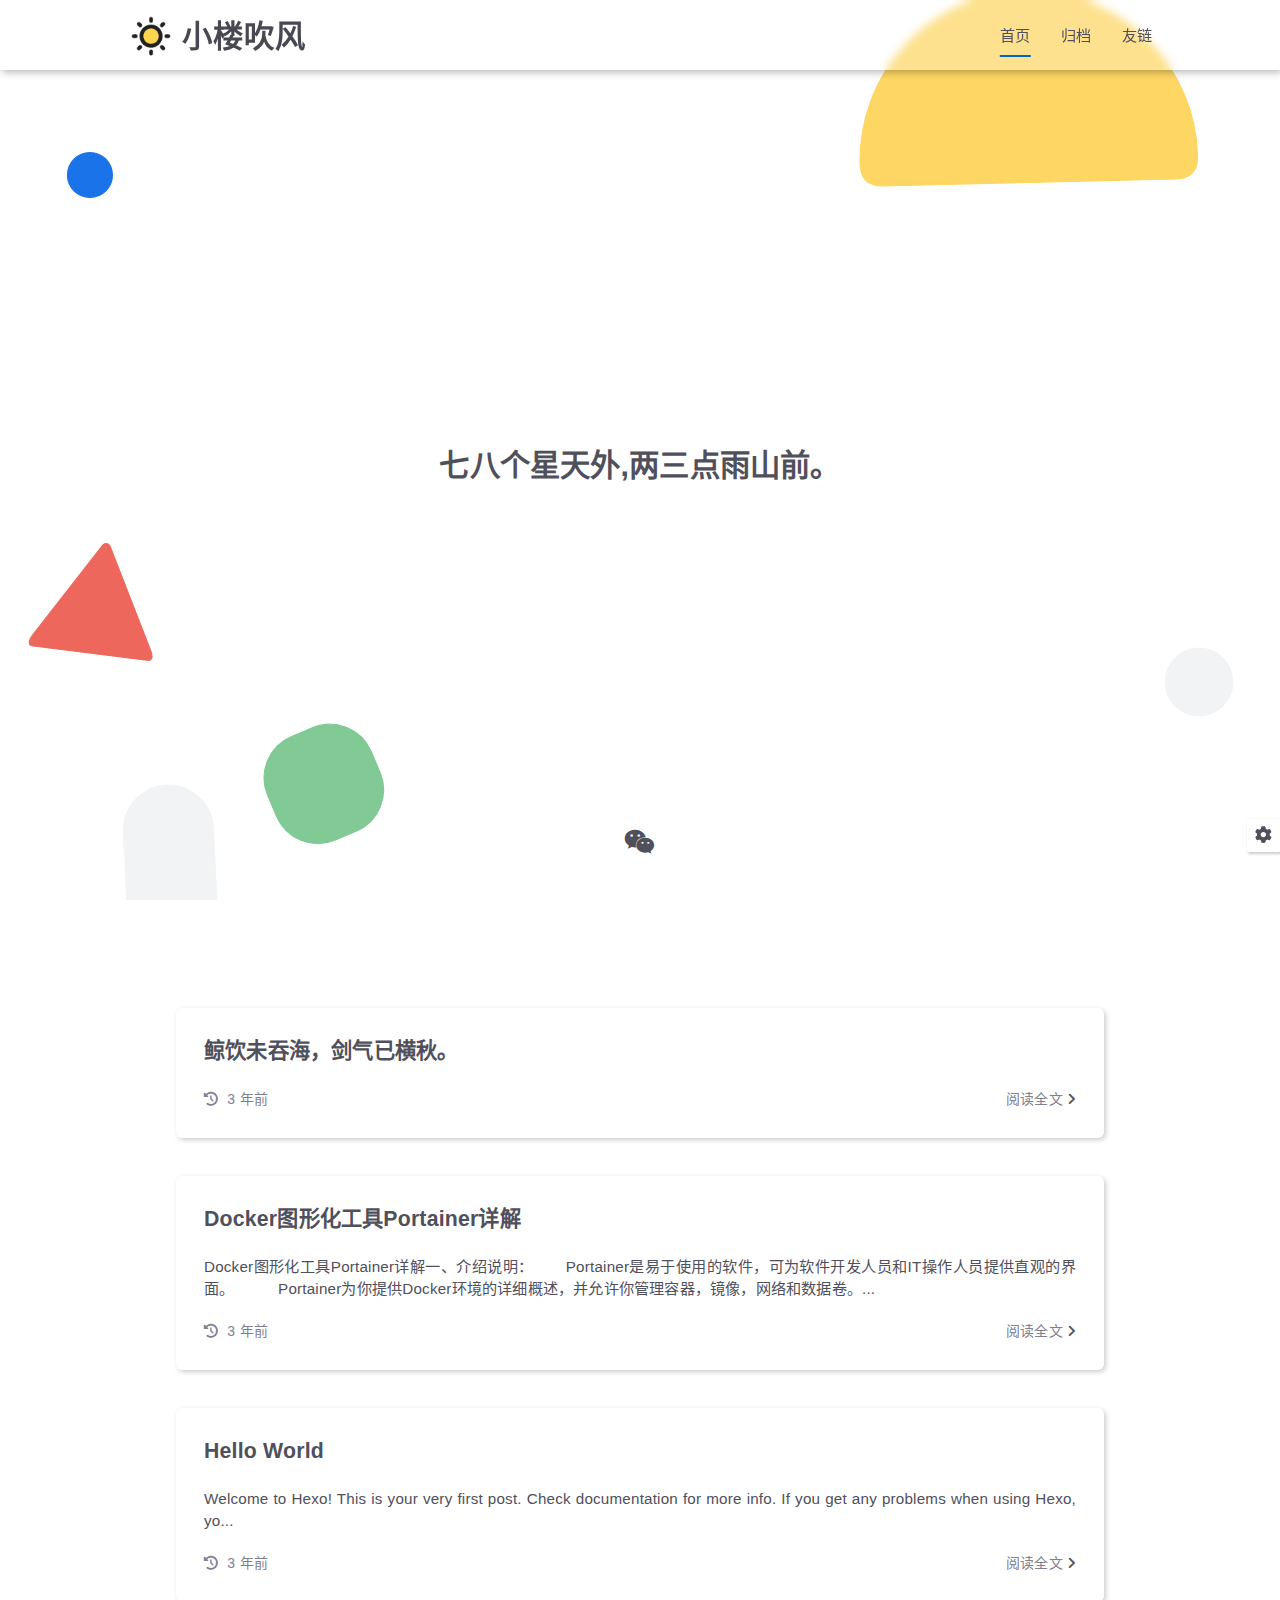
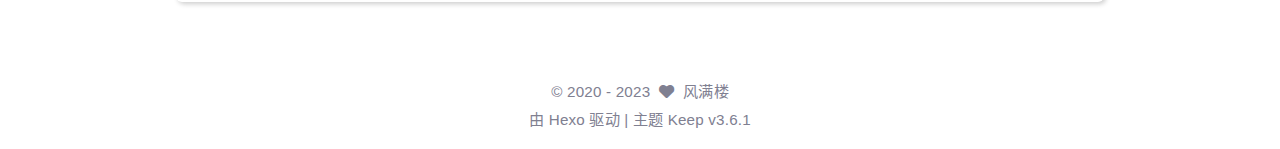
<file: index.html>
<!DOCTYPE html>
<html lang="zh-CN">
<head>
    <meta charset="utf-8">
    <meta name="viewport" content="width=device-width, initial-scale=1, maximum-scale=1">
    <meta name="keywords" content="Hexo Theme Keep">
    <meta name="description" content="Hexo Theme Keep">
    <meta name="author" content="风满楼">
    
    <title>
        
        小楼吹风
    </title>
    
<link rel="stylesheet" href="/css/style.css">

    <link rel="shortcut icon" href="/images/logo.svg">
    
<link rel="stylesheet" href="/font/css/fontawesome.min.css">

    
<link rel="stylesheet" href="/font/css/regular.min.css">

    
<link rel="stylesheet" href="/font/css/solid.min.css">

    
<link rel="stylesheet" href="/font/css/brands.min.css">

    <script id="hexo-configurations">
    let KEEP = window.KEEP || {}
    KEEP.hexo_config = {"hostname":"example.com","root":"/","language":"zh-CN"}
    KEEP.theme_config = {"toc":{"enable":false,"number":false,"expand_all":false,"init_open":false},"style":{"primary_color":"#0066cc","logo":"/images/logo.svg","favicon":"/images/logo.svg","avatar":"/images/avatar.svg","font_size":null,"font_family":null,"hover":{"shadow":true,"scale":false},"first_screen":{"enable":true,"header_transparent":true,"background_img":"/images/bg.svg","description":"七八个星天外,两三点雨山前。","font_color":null,"hitokoto":false},"scroll":{"progress_bar":true,"percent":true}},"local_search":{"enable":false,"preload":false},"code_copy":{},"code_block":{"tools":{"enable":true,"style":"default"},"highlight_theme":"obsidian"},"side_tools":{},"pjax":{"enable":false},"lazyload":{"enable":false},"comment":{"enable":false,"use":"valine","valine":{"appid":null,"appkey":null,"server_urls":null,"placeholder":null},"gitalk":{"github_id":null,"github_admins":null,"repository":null,"client_id":null,"client_secret":null,"proxy":null},"twikoo":{"env_id":null,"region":null,"version":"1.6.8"},"waline":{"server_url":null,"reaction":false,"version":2}},"post":{"author_label":{"enable":true,"auto":true,"custom_label_list":["Trainee","Engineer","Architect"]},"word_count":{"enable":false,"wordcount":false,"min2read":false},"img_align":"left","copyright_info":false},"version":"3.6.1"}
    KEEP.language_ago = {"second":"%s 秒前","minute":"%s 分钟前","hour":"%s 小时前","day":"%s 天前","week":"%s 周前","month":"%s 个月前","year":"%s 年前"}
    KEEP.language_code_block = {"copy":"复制代码","copied":"已复制","fold":"折叠代码块","folded":"已折叠"}
    KEEP.language_copy_copyright = {"copy":"复制版权信息","copied":"已复制","title":"原文标题","author":"原文作者","link":"原文链接"}
  </script>
<meta name="generator" content="Hexo 6.3.0"></head>


<body>
<div class="progress-bar-container">
    
        <span class="scroll-progress-bar"></span>
    

    
</div>


<main class="page-container">

    
        
<div class="first-screen-container flex-center fade-in-down-animation">
    <div class="content flex-center">
        
            <div class="description hitokoto">
                
                    <div class="desc-item">七八个星天外,两三点雨山前。</div>
                
            </div>
        
        
        
            <div class="s-icon-list">
                
                    
                        
                        <div class="tooltip s-icon-item tooltip-img clear"
                             data-content="微信"
                             data-name="weixin"
                             data-img-url=https://x.com/images/wechat.png
                        >
                            
                                
                                    <i class="fab fa-weixin"></i>
                                
                            
                        </div>
                    
                
                    
                
            </div>
        
    </div>
</div>

    

    <div class="page-main-content is-home">

        <div class="page-main-content-top">
            
<header class="header-wrapper transparent-1">

    <div class="header-content has-first-screen">
        <div class="left">
            
                <a class="logo-image" href="/">
                    <img src="/images/logo.svg">
                </a>
            
            <a class="logo-title" href="/">
               小楼吹风
            </a>
        </div>

        <div class="right">
            <div class="pc">
                <ul class="menu-list">
                    
                        <li class="menu-item">
                            <a class="active"
                               href="/"
                            >
                                首页
                            </a>
                        </li>
                    
                        <li class="menu-item">
                            <a class=""
                               href="/archives"
                            >
                                归档
                            </a>
                        </li>
                    
                        <li class="menu-item">
                            <a class=""
                               href="/links"
                            >
                                友链
                            </a>
                        </li>
                    
                    
                </ul>
            </div>
            <div class="mobile">
                
                <div class="icon-item menu-bar">
                    <div class="menu-bar-middle"></div>
                </div>
            </div>
        </div>
    </div>

    <div class="header-drawer">
        <ul class="drawer-menu-list">
            
                <li class="drawer-menu-item flex-center">
                    <a class="active"
                       href="/">首页</a>
                </li>
            
                <li class="drawer-menu-item flex-center">
                    <a class=""
                       href="/archives">归档</a>
                </li>
            
                <li class="drawer-menu-item flex-center">
                    <a class=""
                       href="/links">友链</a>
                </li>
            
        </ul>
    </div>

    <div class="window-mask"></div>

</header>


        </div>

        <div class="page-main-content-middle">

            <div class="main-content">

                
                    <div class="home-content-container fade-in-down-animation">
    <ul class="home-article-list">
        
            <li class="home-article-item">

                

                <h3 class="home-article-title">
                    <a href="/2023/02/18/%E9%B2%B8%E9%A5%AE%E6%9C%AA%E5%90%9E%E6%B5%B7/">
                        鲸饮未吞海，剑气已横秋。
                    </a>
                </h3>

                <div class="home-article-content keep-markdown-body">
                    
                        
                    
                </div>

                <div class="home-article-meta-info-container">
    <div class="home-article-meta-info">
        <span>
            <i class="fas fa-history"></i>&nbsp;
            <span class="home-article-date" data-updated="Sat Feb 18 2023 23:01:35 GMT+0800">
                2023-02-18
            </span>
        </span>
        
        
    </div>

    <a class="read-more" href="/2023/02/18/%E9%B2%B8%E9%A5%AE%E6%9C%AA%E5%90%9E%E6%B5%B7/">阅读全文&nbsp;<i class="fas fa-angle-right"></i></a>
</div>

            </li>
        
            <li class="home-article-item">

                

                <h3 class="home-article-title">
                    <a href="/2023/01/26/Docker%E5%9B%BE%E5%BD%A2%E5%8C%96%E5%B7%A5%E5%85%B7Portainer%E8%AF%A6%E8%A7%A3/">
                        Docker图形化工具Portainer详解
                    </a>
                </h3>

                <div class="home-article-content keep-markdown-body">
                    
                        Docker图形化工具Portainer详解一、介绍说明：　　  Portainer是易于使用的软件，可为软件开发人员和IT操作人员提供直观的界面。
　　  Portainer为你提供Docker环境的详细概述，并允许你管理容器，镜像，网络和数据卷。...
                    
                </div>

                <div class="home-article-meta-info-container">
    <div class="home-article-meta-info">
        <span>
            <i class="fas fa-history"></i>&nbsp;
            <span class="home-article-date" data-updated="Thu Jan 26 2023 01:36:10 GMT+0800">
                2023-01-26
            </span>
        </span>
        
        
    </div>

    <a class="read-more" href="/2023/01/26/Docker%E5%9B%BE%E5%BD%A2%E5%8C%96%E5%B7%A5%E5%85%B7Portainer%E8%AF%A6%E8%A7%A3/">阅读全文&nbsp;<i class="fas fa-angle-right"></i></a>
</div>

            </li>
        
            <li class="home-article-item">

                

                <h3 class="home-article-title">
                    <a href="/2023/01/24/hello-world/">
                        Hello World
                    </a>
                </h3>

                <div class="home-article-content keep-markdown-body">
                    
                        Welcome to Hexo! This is your very first post. Check documentation for more info. If you get any problems when using Hexo, yo...
                    
                </div>

                <div class="home-article-meta-info-container">
    <div class="home-article-meta-info">
        <span>
            <i class="fas fa-history"></i>&nbsp;
            <span class="home-article-date" data-updated="Tue Jan 24 2023 01:18:20 GMT+0800">
                2023-01-24
            </span>
        </span>
        
        
    </div>

    <a class="read-more" href="/2023/01/24/hello-world/">阅读全文&nbsp;<i class="fas fa-angle-right"></i></a>
</div>

            </li>
        
    </ul>

    <div class="home-paginator">
        <div class="paginator">
    

    
</div>

    </div>
</div>


                
            </div>

        </div>

        <div class="page-main-content-bottom">
            
<footer class="footer">
    <div class="info-container">
        <div class="copyright-info info-item">
            &copy;
            
                <span>2020</span> -
            
            2023
            
                &nbsp;<i class="fas fa-heart icon-animate"></i>
                &nbsp;<a href="/">风满楼</a>
            
        </div>
        
        <div class="theme-info info-item">
            由 <a target="_blank" href="https://hexo.io">Hexo</a> 驱动&nbsp;|&nbsp;主题&nbsp;<a class="theme-version" target="_blank" href="https://github.com/XPoet/hexo-theme-keep">Keep v3.6.1</a>
        </div>
        
        
    </div>
</footer>

        </div>
    </div>

    

    <div class="right-bottom-side-tools">
        <div class="side-tools-container">
    <ul class="side-tools-list">
        <li class="tools-item tool-font-adjust-plus flex-center">
            <i class="fas fa-search-plus"></i>
        </li>

        <li class="tools-item tool-font-adjust-minus flex-center">
            <i class="fas fa-search-minus"></i>
        </li>

        <li class="tools-item tool-dark-light-toggle flex-center">
            <i class="fas fa-moon"></i>
        </li>

        <!-- rss -->
        

        

        <li class="tools-item tool-scroll-to-bottom flex-center">
            <i class="fas fa-arrow-down"></i>
        </li>
    </ul>

    <ul class="exposed-tools-list">
        <li class="tools-item tool-toggle-show flex-center">
            <i class="fas fa-cog fa-spin"></i>
        </li>
        
            <li class="tools-item tool-scroll-to-top flex-center">
                <i class="arrow-up fas fa-arrow-up"></i>
                <span class="percent"></span>
            </li>
        
    </ul>
</div>

    </div>

    <div class="zoom-in-image-mask">
    <img class="zoom-in-image">
</div>


    

</main>





<script src="/js/utils.js"></script>

<script src="/js/main.js"></script>

<script src="/js/header-shrink.js"></script>

<script src="/js/back2top.js"></script>

<script src="/js/dark-light-toggle.js"></script>







    
<script src="/js/code-block.js"></script>





<div class="post-scripts">
    
</div>



</body>
</html>
</file>
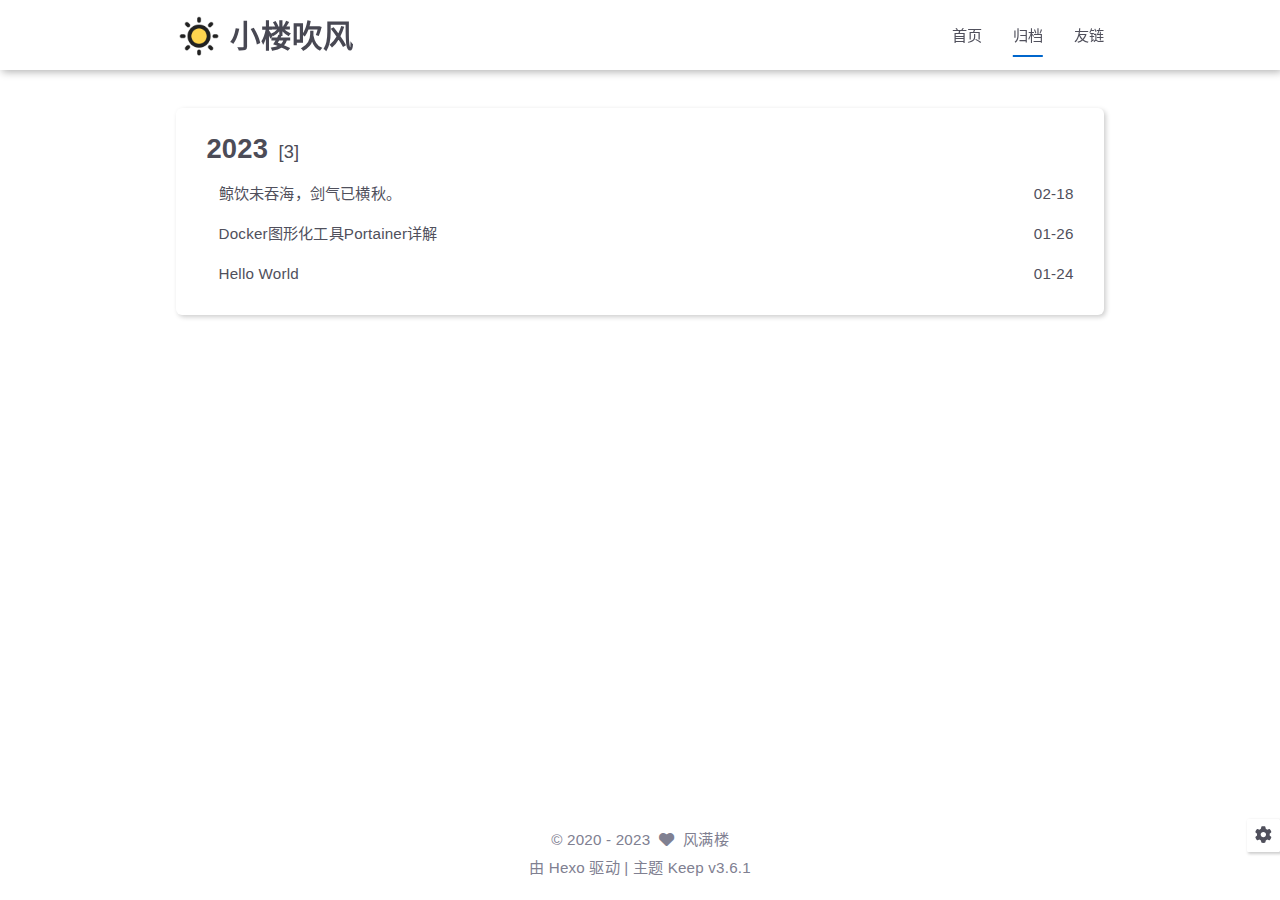
<file: archives/index.html>
<!DOCTYPE html>
<html lang="zh-CN">
<head>
    <meta charset="utf-8">
    <meta name="viewport" content="width=device-width, initial-scale=1, maximum-scale=1">
    <meta name="keywords" content="Hexo Theme Keep">
    <meta name="description" content="Hexo Theme Keep">
    <meta name="author" content="风满楼">
    
    <title>
        
            归档 |
        
        小楼吹风
    </title>
    
<link rel="stylesheet" href="/css/style.css">

    <link rel="shortcut icon" href="/images/logo.svg">
    
<link rel="stylesheet" href="/font/css/fontawesome.min.css">

    
<link rel="stylesheet" href="/font/css/regular.min.css">

    
<link rel="stylesheet" href="/font/css/solid.min.css">

    
<link rel="stylesheet" href="/font/css/brands.min.css">

    <script id="hexo-configurations">
    let KEEP = window.KEEP || {}
    KEEP.hexo_config = {"hostname":"example.com","root":"/","language":"zh-CN"}
    KEEP.theme_config = {"toc":{"enable":false,"number":false,"expand_all":false,"init_open":false},"style":{"primary_color":"#0066cc","logo":"/images/logo.svg","favicon":"/images/logo.svg","avatar":"/images/avatar.svg","font_size":null,"font_family":null,"hover":{"shadow":true,"scale":false},"first_screen":{"enable":true,"header_transparent":true,"background_img":"/images/bg.svg","description":"七八个星天外,两三点雨山前。","font_color":null,"hitokoto":false},"scroll":{"progress_bar":true,"percent":true}},"local_search":{"enable":false,"preload":false},"code_copy":{},"code_block":{"tools":{"enable":true,"style":"default"},"highlight_theme":"obsidian"},"side_tools":{},"pjax":{"enable":false},"lazyload":{"enable":false},"comment":{"enable":false,"use":"valine","valine":{"appid":null,"appkey":null,"server_urls":null,"placeholder":null},"gitalk":{"github_id":null,"github_admins":null,"repository":null,"client_id":null,"client_secret":null,"proxy":null},"twikoo":{"env_id":null,"region":null,"version":"1.6.8"},"waline":{"server_url":null,"reaction":false,"version":2}},"post":{"author_label":{"enable":true,"auto":true,"custom_label_list":["Trainee","Engineer","Architect"]},"word_count":{"enable":false,"wordcount":false,"min2read":false},"img_align":"left","copyright_info":false},"version":"3.6.1"}
    KEEP.language_ago = {"second":"%s 秒前","minute":"%s 分钟前","hour":"%s 小时前","day":"%s 天前","week":"%s 周前","month":"%s 个月前","year":"%s 年前"}
    KEEP.language_code_block = {"copy":"复制代码","copied":"已复制","fold":"折叠代码块","folded":"已折叠"}
    KEEP.language_copy_copyright = {"copy":"复制版权信息","copied":"已复制","title":"原文标题","author":"原文作者","link":"原文链接"}
  </script>
<meta name="generator" content="Hexo 6.3.0"></head>


<body>
<div class="progress-bar-container">
    
        <span class="scroll-progress-bar"></span>
    

    
</div>


<main class="page-container">

    

    <div class="page-main-content">

        <div class="page-main-content-top">
            
<header class="header-wrapper">

    <div class="header-content">
        <div class="left">
            
                <a class="logo-image" href="/">
                    <img src="/images/logo.svg">
                </a>
            
            <a class="logo-title" href="/">
               小楼吹风
            </a>
        </div>

        <div class="right">
            <div class="pc">
                <ul class="menu-list">
                    
                        <li class="menu-item">
                            <a class=""
                               href="/"
                            >
                                首页
                            </a>
                        </li>
                    
                        <li class="menu-item">
                            <a class="active"
                               href="/archives"
                            >
                                归档
                            </a>
                        </li>
                    
                        <li class="menu-item">
                            <a class=""
                               href="/links"
                            >
                                友链
                            </a>
                        </li>
                    
                    
                </ul>
            </div>
            <div class="mobile">
                
                <div class="icon-item menu-bar">
                    <div class="menu-bar-middle"></div>
                </div>
            </div>
        </div>
    </div>

    <div class="header-drawer">
        <ul class="drawer-menu-list">
            
                <li class="drawer-menu-item flex-center">
                    <a class=""
                       href="/">首页</a>
                </li>
            
                <li class="drawer-menu-item flex-center">
                    <a class="active"
                       href="/archives">归档</a>
                </li>
            
                <li class="drawer-menu-item flex-center">
                    <a class=""
                       href="/links">友链</a>
                </li>
            
        </ul>
    </div>

    <div class="window-mask"></div>

</header>


        </div>

        <div class="page-main-content-middle">

            <div class="main-content">

                
                    <div class="fade-in-down-animation">
    <div class="archive-container ">
        
<div class="archive-list-container">
    
        <section class="archive-item">
            <div class="archive-item-header">
                <span class="archive-year">2023</span>
                <span class="archive-year-post-count">[3]</span>
            </div>
            <ul class="article-list">
                
                    <li class="article-item">
                        <a class="article-title"
                           href="/2023/02/18/%E9%B2%B8%E9%A5%AE%E6%9C%AA%E5%90%9E%E6%B5%B7/"
                        >鲸饮未吞海，剑气已横秋。</a>
                        <span class="article-date">02-18</span>
                    </li>
                
                    <li class="article-item">
                        <a class="article-title"
                           href="/2023/01/26/Docker%E5%9B%BE%E5%BD%A2%E5%8C%96%E5%B7%A5%E5%85%B7Portainer%E8%AF%A6%E8%A7%A3/"
                        >Docker图形化工具Portainer详解</a>
                        <span class="article-date">01-26</span>
                    </li>
                
                    <li class="article-item">
                        <a class="article-title"
                           href="/2023/01/24/hello-world/"
                        >Hello World</a>
                        <span class="article-date">01-24</span>
                    </li>
                
            </ul>
        </section>
    
</div>

    </div>
</div>

                
            </div>

        </div>

        <div class="page-main-content-bottom">
            
<footer class="footer">
    <div class="info-container">
        <div class="copyright-info info-item">
            &copy;
            
                <span>2020</span> -
            
            2023
            
                &nbsp;<i class="fas fa-heart icon-animate"></i>
                &nbsp;<a href="/">风满楼</a>
            
        </div>
        
        <div class="theme-info info-item">
            由 <a target="_blank" href="https://hexo.io">Hexo</a> 驱动&nbsp;|&nbsp;主题&nbsp;<a class="theme-version" target="_blank" href="https://github.com/XPoet/hexo-theme-keep">Keep v3.6.1</a>
        </div>
        
        
    </div>
</footer>

        </div>
    </div>

    

    <div class="right-bottom-side-tools">
        <div class="side-tools-container">
    <ul class="side-tools-list">
        <li class="tools-item tool-font-adjust-plus flex-center">
            <i class="fas fa-search-plus"></i>
        </li>

        <li class="tools-item tool-font-adjust-minus flex-center">
            <i class="fas fa-search-minus"></i>
        </li>

        <li class="tools-item tool-dark-light-toggle flex-center">
            <i class="fas fa-moon"></i>
        </li>

        <!-- rss -->
        

        

        <li class="tools-item tool-scroll-to-bottom flex-center">
            <i class="fas fa-arrow-down"></i>
        </li>
    </ul>

    <ul class="exposed-tools-list">
        <li class="tools-item tool-toggle-show flex-center">
            <i class="fas fa-cog fa-spin"></i>
        </li>
        
            <li class="tools-item tool-scroll-to-top flex-center">
                <i class="arrow-up fas fa-arrow-up"></i>
                <span class="percent"></span>
            </li>
        
    </ul>
</div>

    </div>

    <div class="zoom-in-image-mask">
    <img class="zoom-in-image">
</div>


    

</main>




<script src="/js/utils.js"></script>

<script src="/js/main.js"></script>

<script src="/js/header-shrink.js"></script>

<script src="/js/back2top.js"></script>

<script src="/js/dark-light-toggle.js"></script>







    
<script src="/js/code-block.js"></script>





<div class="post-scripts">
    
</div>



</body>
</html>
</file>
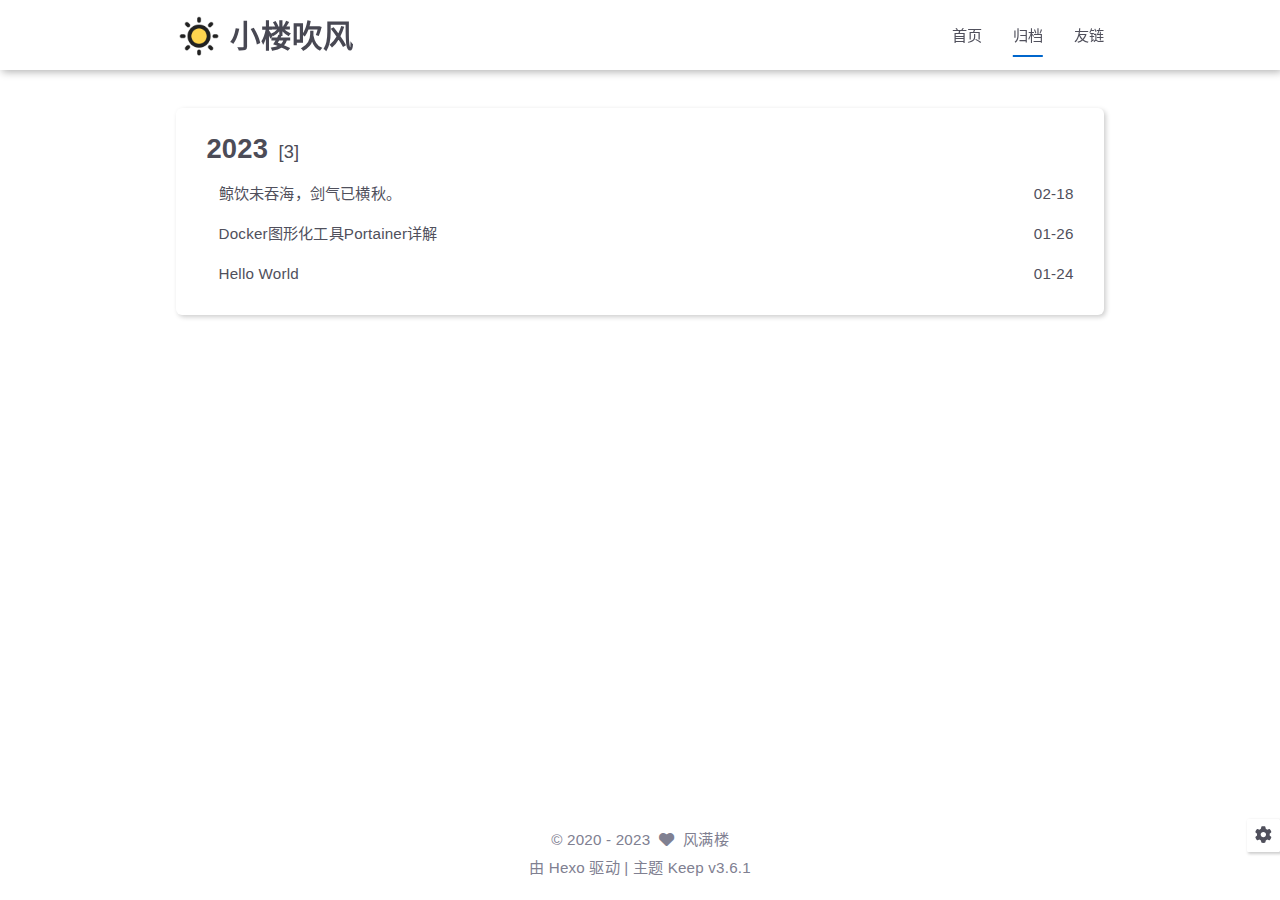
<file: archives/2023/index.html>
<!DOCTYPE html>
<html lang="zh-CN">
<head>
    <meta charset="utf-8">
    <meta name="viewport" content="width=device-width, initial-scale=1, maximum-scale=1">
    <meta name="keywords" content="Hexo Theme Keep">
    <meta name="description" content="Hexo Theme Keep">
    <meta name="author" content="风满楼">
    
    <title>
        
            归档: 2023 |
        
        小楼吹风
    </title>
    
<link rel="stylesheet" href="/css/style.css">

    <link rel="shortcut icon" href="/images/logo.svg">
    
<link rel="stylesheet" href="/font/css/fontawesome.min.css">

    
<link rel="stylesheet" href="/font/css/regular.min.css">

    
<link rel="stylesheet" href="/font/css/solid.min.css">

    
<link rel="stylesheet" href="/font/css/brands.min.css">

    <script id="hexo-configurations">
    let KEEP = window.KEEP || {}
    KEEP.hexo_config = {"hostname":"example.com","root":"/","language":"zh-CN"}
    KEEP.theme_config = {"toc":{"enable":false,"number":false,"expand_all":false,"init_open":false},"style":{"primary_color":"#0066cc","logo":"/images/logo.svg","favicon":"/images/logo.svg","avatar":"/images/avatar.svg","font_size":null,"font_family":null,"hover":{"shadow":true,"scale":false},"first_screen":{"enable":true,"header_transparent":true,"background_img":"/images/bg.svg","description":"七八个星天外,两三点雨山前。","font_color":null,"hitokoto":false},"scroll":{"progress_bar":true,"percent":true}},"local_search":{"enable":false,"preload":false},"code_copy":{},"code_block":{"tools":{"enable":true,"style":"default"},"highlight_theme":"obsidian"},"side_tools":{},"pjax":{"enable":false},"lazyload":{"enable":false},"comment":{"enable":false,"use":"valine","valine":{"appid":null,"appkey":null,"server_urls":null,"placeholder":null},"gitalk":{"github_id":null,"github_admins":null,"repository":null,"client_id":null,"client_secret":null,"proxy":null},"twikoo":{"env_id":null,"region":null,"version":"1.6.8"},"waline":{"server_url":null,"reaction":false,"version":2}},"post":{"author_label":{"enable":true,"auto":true,"custom_label_list":["Trainee","Engineer","Architect"]},"word_count":{"enable":false,"wordcount":false,"min2read":false},"img_align":"left","copyright_info":false},"version":"3.6.1"}
    KEEP.language_ago = {"second":"%s 秒前","minute":"%s 分钟前","hour":"%s 小时前","day":"%s 天前","week":"%s 周前","month":"%s 个月前","year":"%s 年前"}
    KEEP.language_code_block = {"copy":"复制代码","copied":"已复制","fold":"折叠代码块","folded":"已折叠"}
    KEEP.language_copy_copyright = {"copy":"复制版权信息","copied":"已复制","title":"原文标题","author":"原文作者","link":"原文链接"}
  </script>
<meta name="generator" content="Hexo 6.3.0"></head>


<body>
<div class="progress-bar-container">
    
        <span class="scroll-progress-bar"></span>
    

    
</div>


<main class="page-container">

    

    <div class="page-main-content">

        <div class="page-main-content-top">
            
<header class="header-wrapper">

    <div class="header-content">
        <div class="left">
            
                <a class="logo-image" href="/">
                    <img src="/images/logo.svg">
                </a>
            
            <a class="logo-title" href="/">
               小楼吹风
            </a>
        </div>

        <div class="right">
            <div class="pc">
                <ul class="menu-list">
                    
                        <li class="menu-item">
                            <a class=""
                               href="/"
                            >
                                首页
                            </a>
                        </li>
                    
                        <li class="menu-item">
                            <a class="active"
                               href="/archives"
                            >
                                归档
                            </a>
                        </li>
                    
                        <li class="menu-item">
                            <a class=""
                               href="/links"
                            >
                                友链
                            </a>
                        </li>
                    
                    
                </ul>
            </div>
            <div class="mobile">
                
                <div class="icon-item menu-bar">
                    <div class="menu-bar-middle"></div>
                </div>
            </div>
        </div>
    </div>

    <div class="header-drawer">
        <ul class="drawer-menu-list">
            
                <li class="drawer-menu-item flex-center">
                    <a class=""
                       href="/">首页</a>
                </li>
            
                <li class="drawer-menu-item flex-center">
                    <a class="active"
                       href="/archives">归档</a>
                </li>
            
                <li class="drawer-menu-item flex-center">
                    <a class=""
                       href="/links">友链</a>
                </li>
            
        </ul>
    </div>

    <div class="window-mask"></div>

</header>


        </div>

        <div class="page-main-content-middle">

            <div class="main-content">

                
                    <div class="fade-in-down-animation">
    <div class="archive-container ">
        
<div class="archive-list-container">
    
        <section class="archive-item">
            <div class="archive-item-header">
                <span class="archive-year">2023</span>
                <span class="archive-year-post-count">[3]</span>
            </div>
            <ul class="article-list">
                
                    <li class="article-item">
                        <a class="article-title"
                           href="/2023/02/18/%E9%B2%B8%E9%A5%AE%E6%9C%AA%E5%90%9E%E6%B5%B7/"
                        >鲸饮未吞海，剑气已横秋。</a>
                        <span class="article-date">02-18</span>
                    </li>
                
                    <li class="article-item">
                        <a class="article-title"
                           href="/2023/01/26/Docker%E5%9B%BE%E5%BD%A2%E5%8C%96%E5%B7%A5%E5%85%B7Portainer%E8%AF%A6%E8%A7%A3/"
                        >Docker图形化工具Portainer详解</a>
                        <span class="article-date">01-26</span>
                    </li>
                
                    <li class="article-item">
                        <a class="article-title"
                           href="/2023/01/24/hello-world/"
                        >Hello World</a>
                        <span class="article-date">01-24</span>
                    </li>
                
            </ul>
        </section>
    
</div>

    </div>
</div>

                
            </div>

        </div>

        <div class="page-main-content-bottom">
            
<footer class="footer">
    <div class="info-container">
        <div class="copyright-info info-item">
            &copy;
            
                <span>2020</span> -
            
            2023
            
                &nbsp;<i class="fas fa-heart icon-animate"></i>
                &nbsp;<a href="/">风满楼</a>
            
        </div>
        
        <div class="theme-info info-item">
            由 <a target="_blank" href="https://hexo.io">Hexo</a> 驱动&nbsp;|&nbsp;主题&nbsp;<a class="theme-version" target="_blank" href="https://github.com/XPoet/hexo-theme-keep">Keep v3.6.1</a>
        </div>
        
        
    </div>
</footer>

        </div>
    </div>

    

    <div class="right-bottom-side-tools">
        <div class="side-tools-container">
    <ul class="side-tools-list">
        <li class="tools-item tool-font-adjust-plus flex-center">
            <i class="fas fa-search-plus"></i>
        </li>

        <li class="tools-item tool-font-adjust-minus flex-center">
            <i class="fas fa-search-minus"></i>
        </li>

        <li class="tools-item tool-dark-light-toggle flex-center">
            <i class="fas fa-moon"></i>
        </li>

        <!-- rss -->
        

        

        <li class="tools-item tool-scroll-to-bottom flex-center">
            <i class="fas fa-arrow-down"></i>
        </li>
    </ul>

    <ul class="exposed-tools-list">
        <li class="tools-item tool-toggle-show flex-center">
            <i class="fas fa-cog fa-spin"></i>
        </li>
        
            <li class="tools-item tool-scroll-to-top flex-center">
                <i class="arrow-up fas fa-arrow-up"></i>
                <span class="percent"></span>
            </li>
        
    </ul>
</div>

    </div>

    <div class="zoom-in-image-mask">
    <img class="zoom-in-image">
</div>


    

</main>




<script src="/js/utils.js"></script>

<script src="/js/main.js"></script>

<script src="/js/header-shrink.js"></script>

<script src="/js/back2top.js"></script>

<script src="/js/dark-light-toggle.js"></script>







    
<script src="/js/code-block.js"></script>





<div class="post-scripts">
    
</div>



</body>
</html>
</file>
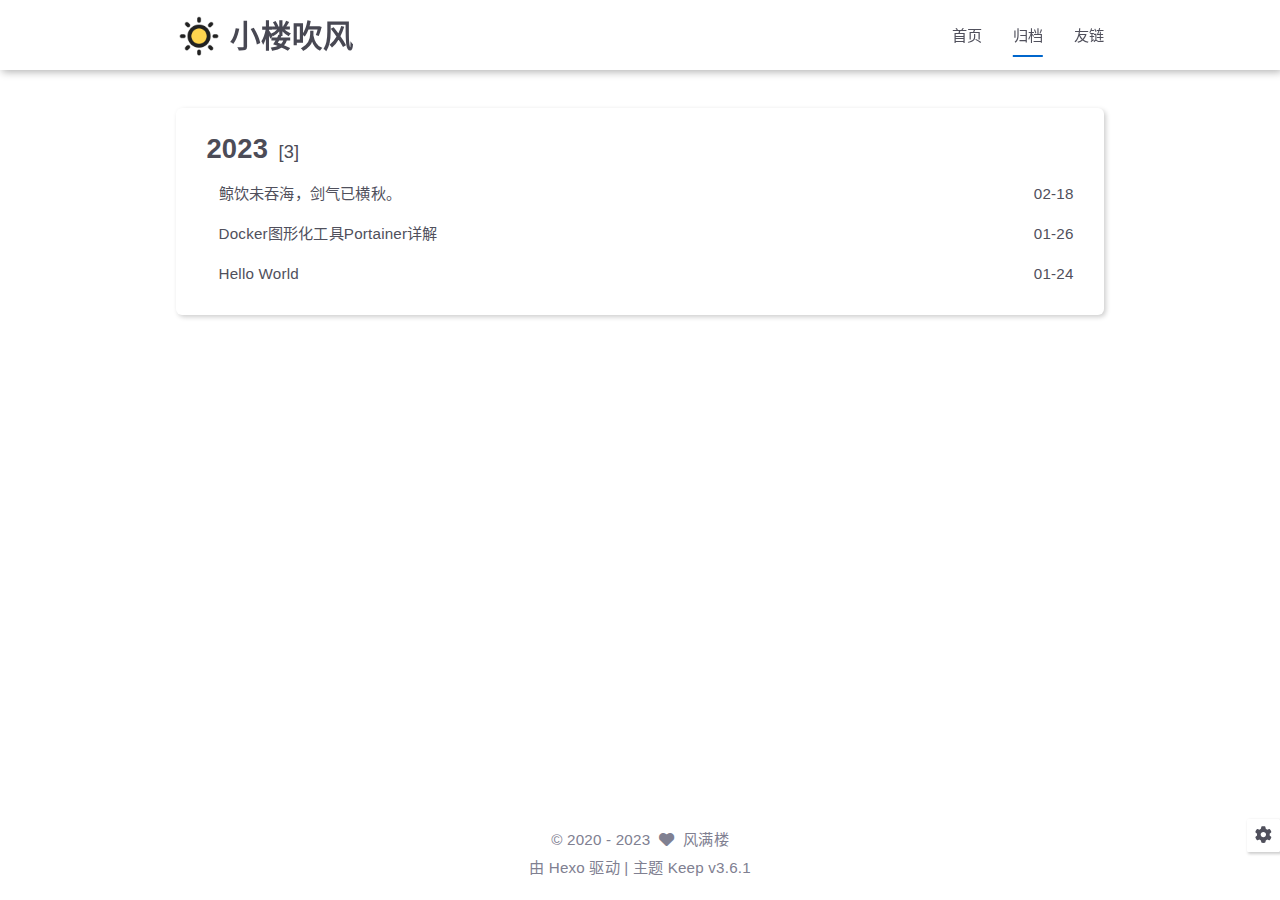
<file: archives/2023/01/index.html>
<!DOCTYPE html>
<html lang="zh-CN">
<head>
    <meta charset="utf-8">
    <meta name="viewport" content="width=device-width, initial-scale=1, maximum-scale=1">
    <meta name="keywords" content="Hexo Theme Keep">
    <meta name="description" content="Hexo Theme Keep">
    <meta name="author" content="风满楼">
    
    <title>
        
            归档: 2023/1 |
        
        小楼吹风
    </title>
    
<link rel="stylesheet" href="/css/style.css">

    <link rel="shortcut icon" href="/images/logo.svg">
    
<link rel="stylesheet" href="/font/css/fontawesome.min.css">

    
<link rel="stylesheet" href="/font/css/regular.min.css">

    
<link rel="stylesheet" href="/font/css/solid.min.css">

    
<link rel="stylesheet" href="/font/css/brands.min.css">

    <script id="hexo-configurations">
    let KEEP = window.KEEP || {}
    KEEP.hexo_config = {"hostname":"example.com","root":"/","language":"zh-CN"}
    KEEP.theme_config = {"toc":{"enable":false,"number":false,"expand_all":false,"init_open":false},"style":{"primary_color":"#0066cc","logo":"/images/logo.svg","favicon":"/images/logo.svg","avatar":"/images/avatar.svg","font_size":null,"font_family":null,"hover":{"shadow":true,"scale":false},"first_screen":{"enable":true,"header_transparent":true,"background_img":"/images/bg.svg","description":"七八个星天外,两三点雨山前。","font_color":null,"hitokoto":false},"scroll":{"progress_bar":true,"percent":true}},"local_search":{"enable":false,"preload":false},"code_copy":{},"code_block":{"tools":{"enable":true,"style":"default"},"highlight_theme":"obsidian"},"side_tools":{},"pjax":{"enable":false},"lazyload":{"enable":false},"comment":{"enable":false,"use":"valine","valine":{"appid":null,"appkey":null,"server_urls":null,"placeholder":null},"gitalk":{"github_id":null,"github_admins":null,"repository":null,"client_id":null,"client_secret":null,"proxy":null},"twikoo":{"env_id":null,"region":null,"version":"1.6.8"},"waline":{"server_url":null,"reaction":false,"version":2}},"post":{"author_label":{"enable":true,"auto":true,"custom_label_list":["Trainee","Engineer","Architect"]},"word_count":{"enable":false,"wordcount":false,"min2read":false},"img_align":"left","copyright_info":false},"version":"3.6.1"}
    KEEP.language_ago = {"second":"%s 秒前","minute":"%s 分钟前","hour":"%s 小时前","day":"%s 天前","week":"%s 周前","month":"%s 个月前","year":"%s 年前"}
    KEEP.language_code_block = {"copy":"复制代码","copied":"已复制","fold":"折叠代码块","folded":"已折叠"}
    KEEP.language_copy_copyright = {"copy":"复制版权信息","copied":"已复制","title":"原文标题","author":"原文作者","link":"原文链接"}
  </script>
<meta name="generator" content="Hexo 6.3.0"></head>


<body>
<div class="progress-bar-container">
    
        <span class="scroll-progress-bar"></span>
    

    
</div>


<main class="page-container">

    

    <div class="page-main-content">

        <div class="page-main-content-top">
            
<header class="header-wrapper">

    <div class="header-content">
        <div class="left">
            
                <a class="logo-image" href="/">
                    <img src="/images/logo.svg">
                </a>
            
            <a class="logo-title" href="/">
               小楼吹风
            </a>
        </div>

        <div class="right">
            <div class="pc">
                <ul class="menu-list">
                    
                        <li class="menu-item">
                            <a class=""
                               href="/"
                            >
                                首页
                            </a>
                        </li>
                    
                        <li class="menu-item">
                            <a class="active"
                               href="/archives"
                            >
                                归档
                            </a>
                        </li>
                    
                        <li class="menu-item">
                            <a class=""
                               href="/links"
                            >
                                友链
                            </a>
                        </li>
                    
                    
                </ul>
            </div>
            <div class="mobile">
                
                <div class="icon-item menu-bar">
                    <div class="menu-bar-middle"></div>
                </div>
            </div>
        </div>
    </div>

    <div class="header-drawer">
        <ul class="drawer-menu-list">
            
                <li class="drawer-menu-item flex-center">
                    <a class=""
                       href="/">首页</a>
                </li>
            
                <li class="drawer-menu-item flex-center">
                    <a class="active"
                       href="/archives">归档</a>
                </li>
            
                <li class="drawer-menu-item flex-center">
                    <a class=""
                       href="/links">友链</a>
                </li>
            
        </ul>
    </div>

    <div class="window-mask"></div>

</header>


        </div>

        <div class="page-main-content-middle">

            <div class="main-content">

                
                    <div class="fade-in-down-animation">
    <div class="archive-container ">
        
<div class="archive-list-container">
    
        <section class="archive-item">
            <div class="archive-item-header">
                <span class="archive-year">2023</span>
                <span class="archive-year-post-count">[3]</span>
            </div>
            <ul class="article-list">
                
                    <li class="article-item">
                        <a class="article-title"
                           href="/2023/02/18/%E9%B2%B8%E9%A5%AE%E6%9C%AA%E5%90%9E%E6%B5%B7/"
                        >鲸饮未吞海，剑气已横秋。</a>
                        <span class="article-date">02-18</span>
                    </li>
                
                    <li class="article-item">
                        <a class="article-title"
                           href="/2023/01/26/Docker%E5%9B%BE%E5%BD%A2%E5%8C%96%E5%B7%A5%E5%85%B7Portainer%E8%AF%A6%E8%A7%A3/"
                        >Docker图形化工具Portainer详解</a>
                        <span class="article-date">01-26</span>
                    </li>
                
                    <li class="article-item">
                        <a class="article-title"
                           href="/2023/01/24/hello-world/"
                        >Hello World</a>
                        <span class="article-date">01-24</span>
                    </li>
                
            </ul>
        </section>
    
</div>

    </div>
</div>

                
            </div>

        </div>

        <div class="page-main-content-bottom">
            
<footer class="footer">
    <div class="info-container">
        <div class="copyright-info info-item">
            &copy;
            
                <span>2020</span> -
            
            2023
            
                &nbsp;<i class="fas fa-heart icon-animate"></i>
                &nbsp;<a href="/">风满楼</a>
            
        </div>
        
        <div class="theme-info info-item">
            由 <a target="_blank" href="https://hexo.io">Hexo</a> 驱动&nbsp;|&nbsp;主题&nbsp;<a class="theme-version" target="_blank" href="https://github.com/XPoet/hexo-theme-keep">Keep v3.6.1</a>
        </div>
        
        
    </div>
</footer>

        </div>
    </div>

    

    <div class="right-bottom-side-tools">
        <div class="side-tools-container">
    <ul class="side-tools-list">
        <li class="tools-item tool-font-adjust-plus flex-center">
            <i class="fas fa-search-plus"></i>
        </li>

        <li class="tools-item tool-font-adjust-minus flex-center">
            <i class="fas fa-search-minus"></i>
        </li>

        <li class="tools-item tool-dark-light-toggle flex-center">
            <i class="fas fa-moon"></i>
        </li>

        <!-- rss -->
        

        

        <li class="tools-item tool-scroll-to-bottom flex-center">
            <i class="fas fa-arrow-down"></i>
        </li>
    </ul>

    <ul class="exposed-tools-list">
        <li class="tools-item tool-toggle-show flex-center">
            <i class="fas fa-cog fa-spin"></i>
        </li>
        
            <li class="tools-item tool-scroll-to-top flex-center">
                <i class="arrow-up fas fa-arrow-up"></i>
                <span class="percent"></span>
            </li>
        
    </ul>
</div>

    </div>

    <div class="zoom-in-image-mask">
    <img class="zoom-in-image">
</div>


    

</main>




<script src="/js/utils.js"></script>

<script src="/js/main.js"></script>

<script src="/js/header-shrink.js"></script>

<script src="/js/back2top.js"></script>

<script src="/js/dark-light-toggle.js"></script>







    
<script src="/js/code-block.js"></script>





<div class="post-scripts">
    
</div>



</body>
</html>
</file>
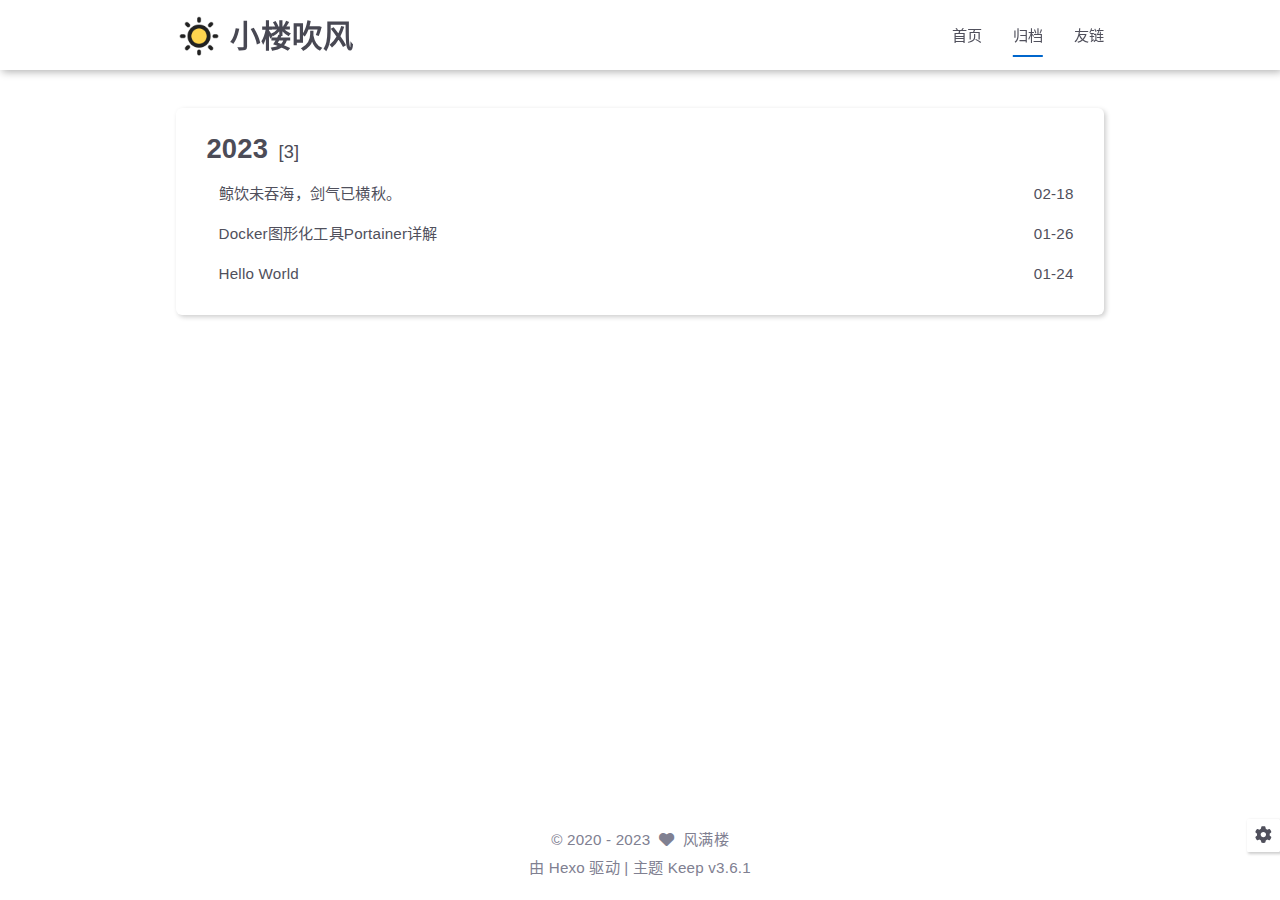
<file: archives/2023/02/index.html>
<!DOCTYPE html>
<html lang="zh-CN">
<head>
    <meta charset="utf-8">
    <meta name="viewport" content="width=device-width, initial-scale=1, maximum-scale=1">
    <meta name="keywords" content="Hexo Theme Keep">
    <meta name="description" content="Hexo Theme Keep">
    <meta name="author" content="风满楼">
    
    <title>
        
            归档: 2023/2 |
        
        小楼吹风
    </title>
    
<link rel="stylesheet" href="/css/style.css">

    <link rel="shortcut icon" href="/images/logo.svg">
    
<link rel="stylesheet" href="/font/css/fontawesome.min.css">

    
<link rel="stylesheet" href="/font/css/regular.min.css">

    
<link rel="stylesheet" href="/font/css/solid.min.css">

    
<link rel="stylesheet" href="/font/css/brands.min.css">

    <script id="hexo-configurations">
    let KEEP = window.KEEP || {}
    KEEP.hexo_config = {"hostname":"example.com","root":"/","language":"zh-CN"}
    KEEP.theme_config = {"toc":{"enable":false,"number":false,"expand_all":false,"init_open":false},"style":{"primary_color":"#0066cc","logo":"/images/logo.svg","favicon":"/images/logo.svg","avatar":"/images/avatar.svg","font_size":null,"font_family":null,"hover":{"shadow":true,"scale":false},"first_screen":{"enable":true,"header_transparent":true,"background_img":"/images/bg.svg","description":"七八个星天外,两三点雨山前。","font_color":null,"hitokoto":false},"scroll":{"progress_bar":true,"percent":true}},"local_search":{"enable":false,"preload":false},"code_copy":{},"code_block":{"tools":{"enable":true,"style":"default"},"highlight_theme":"obsidian"},"side_tools":{},"pjax":{"enable":false},"lazyload":{"enable":false},"comment":{"enable":false,"use":"valine","valine":{"appid":null,"appkey":null,"server_urls":null,"placeholder":null},"gitalk":{"github_id":null,"github_admins":null,"repository":null,"client_id":null,"client_secret":null,"proxy":null},"twikoo":{"env_id":null,"region":null,"version":"1.6.8"},"waline":{"server_url":null,"reaction":false,"version":2}},"post":{"author_label":{"enable":true,"auto":true,"custom_label_list":["Trainee","Engineer","Architect"]},"word_count":{"enable":false,"wordcount":false,"min2read":false},"img_align":"left","copyright_info":false},"version":"3.6.1"}
    KEEP.language_ago = {"second":"%s 秒前","minute":"%s 分钟前","hour":"%s 小时前","day":"%s 天前","week":"%s 周前","month":"%s 个月前","year":"%s 年前"}
    KEEP.language_code_block = {"copy":"复制代码","copied":"已复制","fold":"折叠代码块","folded":"已折叠"}
    KEEP.language_copy_copyright = {"copy":"复制版权信息","copied":"已复制","title":"原文标题","author":"原文作者","link":"原文链接"}
  </script>
<meta name="generator" content="Hexo 6.3.0"></head>


<body>
<div class="progress-bar-container">
    
        <span class="scroll-progress-bar"></span>
    

    
</div>


<main class="page-container">

    

    <div class="page-main-content">

        <div class="page-main-content-top">
            
<header class="header-wrapper">

    <div class="header-content">
        <div class="left">
            
                <a class="logo-image" href="/">
                    <img src="/images/logo.svg">
                </a>
            
            <a class="logo-title" href="/">
               小楼吹风
            </a>
        </div>

        <div class="right">
            <div class="pc">
                <ul class="menu-list">
                    
                        <li class="menu-item">
                            <a class=""
                               href="/"
                            >
                                首页
                            </a>
                        </li>
                    
                        <li class="menu-item">
                            <a class="active"
                               href="/archives"
                            >
                                归档
                            </a>
                        </li>
                    
                        <li class="menu-item">
                            <a class=""
                               href="/links"
                            >
                                友链
                            </a>
                        </li>
                    
                    
                </ul>
            </div>
            <div class="mobile">
                
                <div class="icon-item menu-bar">
                    <div class="menu-bar-middle"></div>
                </div>
            </div>
        </div>
    </div>

    <div class="header-drawer">
        <ul class="drawer-menu-list">
            
                <li class="drawer-menu-item flex-center">
                    <a class=""
                       href="/">首页</a>
                </li>
            
                <li class="drawer-menu-item flex-center">
                    <a class="active"
                       href="/archives">归档</a>
                </li>
            
                <li class="drawer-menu-item flex-center">
                    <a class=""
                       href="/links">友链</a>
                </li>
            
        </ul>
    </div>

    <div class="window-mask"></div>

</header>


        </div>

        <div class="page-main-content-middle">

            <div class="main-content">

                
                    <div class="fade-in-down-animation">
    <div class="archive-container ">
        
<div class="archive-list-container">
    
        <section class="archive-item">
            <div class="archive-item-header">
                <span class="archive-year">2023</span>
                <span class="archive-year-post-count">[3]</span>
            </div>
            <ul class="article-list">
                
                    <li class="article-item">
                        <a class="article-title"
                           href="/2023/02/18/%E9%B2%B8%E9%A5%AE%E6%9C%AA%E5%90%9E%E6%B5%B7/"
                        >鲸饮未吞海，剑气已横秋。</a>
                        <span class="article-date">02-18</span>
                    </li>
                
                    <li class="article-item">
                        <a class="article-title"
                           href="/2023/01/26/Docker%E5%9B%BE%E5%BD%A2%E5%8C%96%E5%B7%A5%E5%85%B7Portainer%E8%AF%A6%E8%A7%A3/"
                        >Docker图形化工具Portainer详解</a>
                        <span class="article-date">01-26</span>
                    </li>
                
                    <li class="article-item">
                        <a class="article-title"
                           href="/2023/01/24/hello-world/"
                        >Hello World</a>
                        <span class="article-date">01-24</span>
                    </li>
                
            </ul>
        </section>
    
</div>

    </div>
</div>

                
            </div>

        </div>

        <div class="page-main-content-bottom">
            
<footer class="footer">
    <div class="info-container">
        <div class="copyright-info info-item">
            &copy;
            
                <span>2020</span> -
            
            2023
            
                &nbsp;<i class="fas fa-heart icon-animate"></i>
                &nbsp;<a href="/">风满楼</a>
            
        </div>
        
        <div class="theme-info info-item">
            由 <a target="_blank" href="https://hexo.io">Hexo</a> 驱动&nbsp;|&nbsp;主题&nbsp;<a class="theme-version" target="_blank" href="https://github.com/XPoet/hexo-theme-keep">Keep v3.6.1</a>
        </div>
        
        
    </div>
</footer>

        </div>
    </div>

    

    <div class="right-bottom-side-tools">
        <div class="side-tools-container">
    <ul class="side-tools-list">
        <li class="tools-item tool-font-adjust-plus flex-center">
            <i class="fas fa-search-plus"></i>
        </li>

        <li class="tools-item tool-font-adjust-minus flex-center">
            <i class="fas fa-search-minus"></i>
        </li>

        <li class="tools-item tool-dark-light-toggle flex-center">
            <i class="fas fa-moon"></i>
        </li>

        <!-- rss -->
        

        

        <li class="tools-item tool-scroll-to-bottom flex-center">
            <i class="fas fa-arrow-down"></i>
        </li>
    </ul>

    <ul class="exposed-tools-list">
        <li class="tools-item tool-toggle-show flex-center">
            <i class="fas fa-cog fa-spin"></i>
        </li>
        
            <li class="tools-item tool-scroll-to-top flex-center">
                <i class="arrow-up fas fa-arrow-up"></i>
                <span class="percent"></span>
            </li>
        
    </ul>
</div>

    </div>

    <div class="zoom-in-image-mask">
    <img class="zoom-in-image">
</div>


    

</main>




<script src="/js/utils.js"></script>

<script src="/js/main.js"></script>

<script src="/js/header-shrink.js"></script>

<script src="/js/back2top.js"></script>

<script src="/js/dark-light-toggle.js"></script>







    
<script src="/js/code-block.js"></script>





<div class="post-scripts">
    
</div>



</body>
</html>
</file>
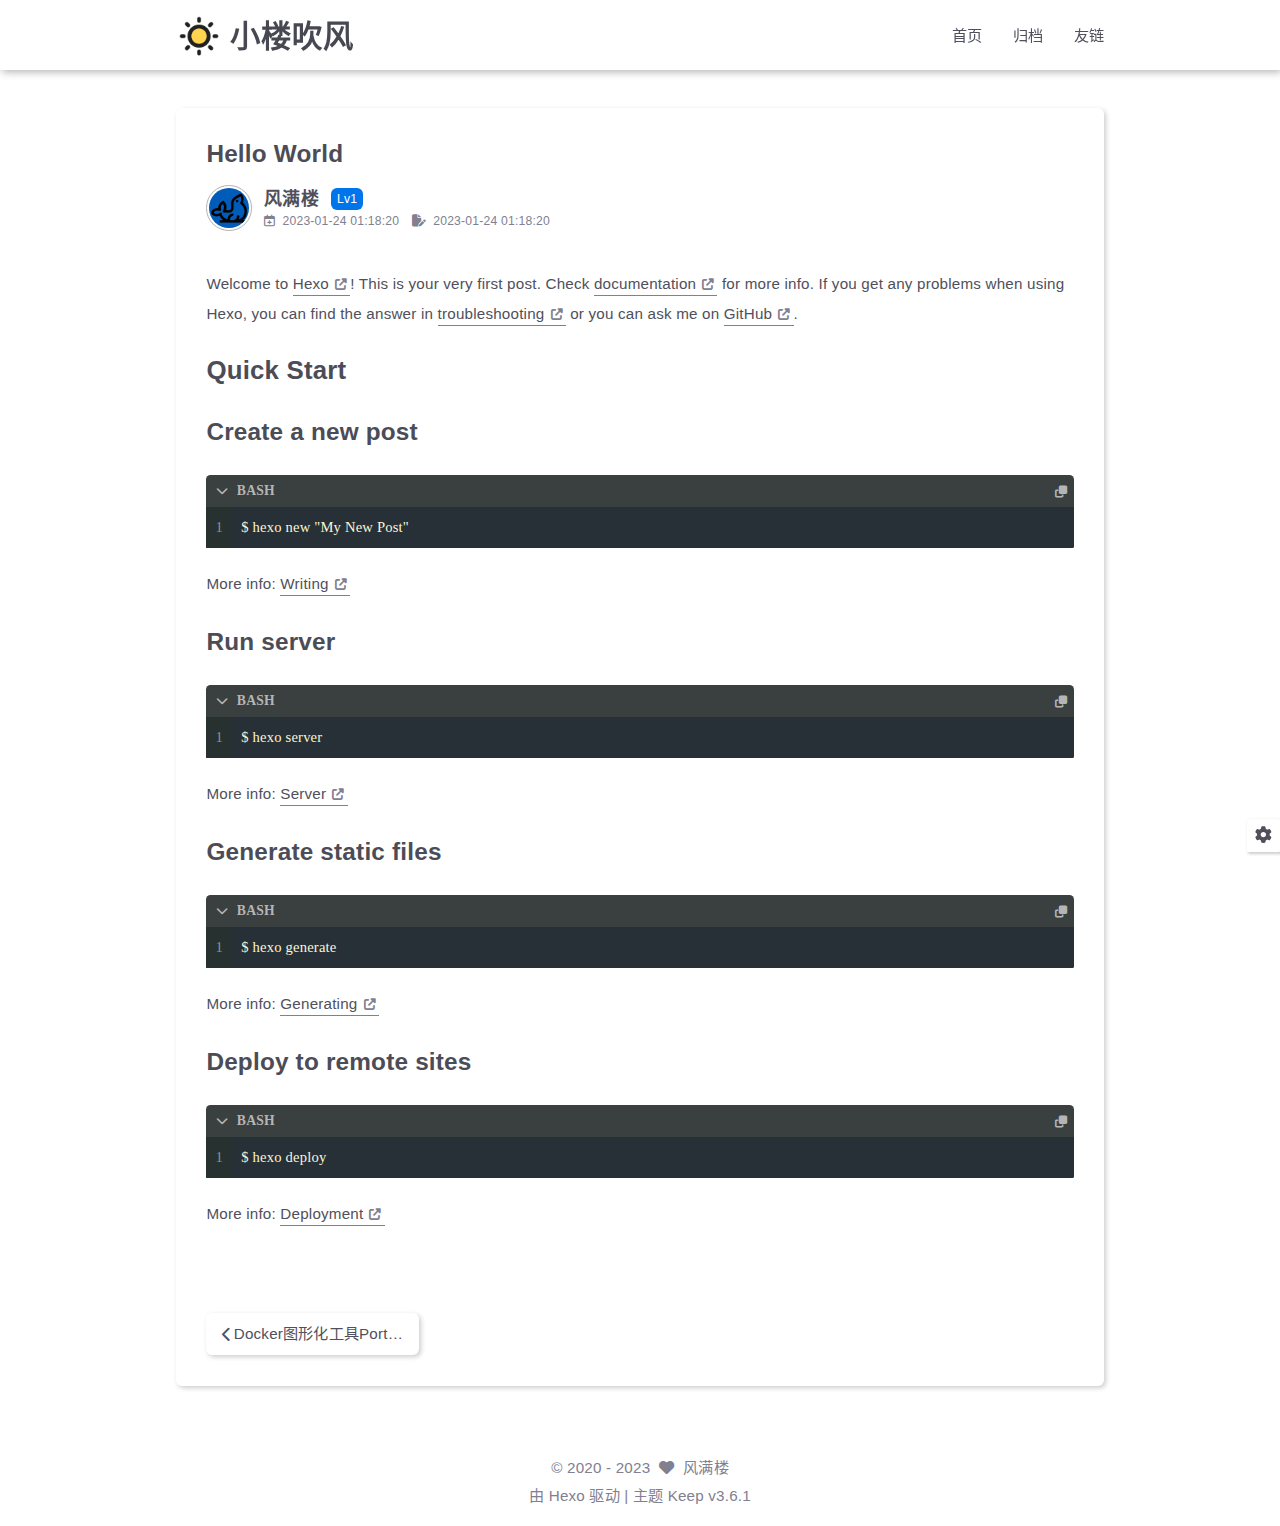
<file: 2023/01/24/hello-world/index.html>
<!DOCTYPE html>
<html lang="zh-CN">
<head>
    <meta charset="utf-8">
    <meta name="viewport" content="width=device-width, initial-scale=1, maximum-scale=1">
    <meta name="keywords" content="Hexo Theme Keep">
    <meta name="description" content="Hexo Theme Keep">
    <meta name="author" content="风满楼">
    
    <title>
        
            Hello World |
        
        小楼吹风
    </title>
    
<link rel="stylesheet" href="/css/style.css">

    <link rel="shortcut icon" href="/images/logo.svg">
    
<link rel="stylesheet" href="/font/css/fontawesome.min.css">

    
<link rel="stylesheet" href="/font/css/regular.min.css">

    
<link rel="stylesheet" href="/font/css/solid.min.css">

    
<link rel="stylesheet" href="/font/css/brands.min.css">

    <script id="hexo-configurations">
    let KEEP = window.KEEP || {}
    KEEP.hexo_config = {"hostname":"example.com","root":"/","language":"zh-CN"}
    KEEP.theme_config = {"toc":{"enable":false,"number":false,"expand_all":false,"init_open":false},"style":{"primary_color":"#0066cc","logo":"/images/logo.svg","favicon":"/images/logo.svg","avatar":"/images/avatar.svg","font_size":null,"font_family":null,"hover":{"shadow":true,"scale":false},"first_screen":{"enable":true,"header_transparent":true,"background_img":"/images/bg.svg","description":"七八个星天外,两三点雨山前。","font_color":null,"hitokoto":false},"scroll":{"progress_bar":true,"percent":true}},"local_search":{"enable":false,"preload":false},"code_copy":{},"code_block":{"tools":{"enable":true,"style":"default"},"highlight_theme":"obsidian"},"side_tools":{},"pjax":{"enable":false},"lazyload":{"enable":false},"comment":{"enable":false,"use":"valine","valine":{"appid":null,"appkey":null,"server_urls":null,"placeholder":null},"gitalk":{"github_id":null,"github_admins":null,"repository":null,"client_id":null,"client_secret":null,"proxy":null},"twikoo":{"env_id":null,"region":null,"version":"1.6.8"},"waline":{"server_url":null,"reaction":false,"version":2}},"post":{"author_label":{"enable":true,"auto":true,"custom_label_list":["Trainee","Engineer","Architect"]},"word_count":{"enable":false,"wordcount":false,"min2read":false},"img_align":"left","copyright_info":false},"version":"3.6.1"}
    KEEP.language_ago = {"second":"%s 秒前","minute":"%s 分钟前","hour":"%s 小时前","day":"%s 天前","week":"%s 周前","month":"%s 个月前","year":"%s 年前"}
    KEEP.language_code_block = {"copy":"复制代码","copied":"已复制","fold":"折叠代码块","folded":"已折叠"}
    KEEP.language_copy_copyright = {"copy":"复制版权信息","copied":"已复制","title":"原文标题","author":"原文作者","link":"原文链接"}
  </script>
<meta name="generator" content="Hexo 6.3.0"></head>


<body>
<div class="progress-bar-container">
    
        <span class="scroll-progress-bar"></span>
    

    
</div>


<main class="page-container">

    

    <div class="page-main-content">

        <div class="page-main-content-top">
            
<header class="header-wrapper">

    <div class="header-content">
        <div class="left">
            
                <a class="logo-image" href="/">
                    <img src="/images/logo.svg">
                </a>
            
            <a class="logo-title" href="/">
               小楼吹风
            </a>
        </div>

        <div class="right">
            <div class="pc">
                <ul class="menu-list">
                    
                        <li class="menu-item">
                            <a class=""
                               href="/"
                            >
                                首页
                            </a>
                        </li>
                    
                        <li class="menu-item">
                            <a class=""
                               href="/archives"
                            >
                                归档
                            </a>
                        </li>
                    
                        <li class="menu-item">
                            <a class=""
                               href="/links"
                            >
                                友链
                            </a>
                        </li>
                    
                    
                </ul>
            </div>
            <div class="mobile">
                
                <div class="icon-item menu-bar">
                    <div class="menu-bar-middle"></div>
                </div>
            </div>
        </div>
    </div>

    <div class="header-drawer">
        <ul class="drawer-menu-list">
            
                <li class="drawer-menu-item flex-center">
                    <a class=""
                       href="/">首页</a>
                </li>
            
                <li class="drawer-menu-item flex-center">
                    <a class=""
                       href="/archives">归档</a>
                </li>
            
                <li class="drawer-menu-item flex-center">
                    <a class=""
                       href="/links">友链</a>
                </li>
            
        </ul>
    </div>

    <div class="window-mask"></div>

</header>


        </div>

        <div class="page-main-content-middle">

            <div class="main-content">

                
                    <div class="fade-in-down-animation">
    <div class="post-page-container">
        <div class="article-content-container">

            <div class="article-title">
                <span class="title-hover-animation">Hello World</span>
            </div>

            
                <div class="article-header">
                    <div class="avatar">
                        <img src="/images/avatar.svg">
                    </div>
                    <div class="info">
                        <div class="author">
                            <span class="name">风满楼</span>
                            
                                <span class="author-label">Lv1</span>
                            
                        </div>
                        <div class="meta-info">
                            
<div class="article-meta-info">
    <span class="article-date article-meta-item">
        
            <i class="fa-regular fa-calendar-plus"></i>&nbsp;
        
        <span class="pc">2023-01-24 01:18:20</span>
        <span class="mobile">2023-01-24 01:18</span>
    </span>
    
        <span class="article-update-date article-meta-item">
        <i class="fas fa-file-pen"></i>&nbsp;
        <span class="pc">2023-01-24 01:18:20</span>
    </span>
    
    
    

    
    
    
    
</div>

                        </div>
                    </div>
                </div>
            

            <div class="article-content keep-markdown-body">
                

                <p>Welcome to <a class="link"   target="_blank" rel="noopener" href="https://hexo.io/" >Hexo<i class="fas fa-external-link-alt"></i></a>! This is your very first post. Check <a class="link"   target="_blank" rel="noopener" href="https://hexo.io/docs/" >documentation<i class="fas fa-external-link-alt"></i></a> for more info. If you get any problems when using Hexo, you can find the answer in <a class="link"   target="_blank" rel="noopener" href="https://hexo.io/docs/troubleshooting.html" >troubleshooting<i class="fas fa-external-link-alt"></i></a> or you can ask me on <a class="link"   target="_blank" rel="noopener" href="https://github.com/hexojs/hexo/issues" >GitHub<i class="fas fa-external-link-alt"></i></a>.</p>
<h2 id="Quick-Start"><a href="#Quick-Start" class="headerlink" title="Quick Start"></a>Quick Start</h2><h3 id="Create-a-new-post"><a href="#Create-a-new-post" class="headerlink" title="Create a new post"></a>Create a new post</h3><figure class="highlight bash"><table><tr><td class="gutter"><pre><span class="line">1</span><br></pre></td><td class="code"><pre><span class="line">$ hexo new <span class="string">&quot;My New Post&quot;</span></span><br></pre></td></tr></table></figure>

<p>More info: <a class="link"   target="_blank" rel="noopener" href="https://hexo.io/docs/writing.html" >Writing<i class="fas fa-external-link-alt"></i></a></p>
<h3 id="Run-server"><a href="#Run-server" class="headerlink" title="Run server"></a>Run server</h3><figure class="highlight bash"><table><tr><td class="gutter"><pre><span class="line">1</span><br></pre></td><td class="code"><pre><span class="line">$ hexo server</span><br></pre></td></tr></table></figure>

<p>More info: <a class="link"   target="_blank" rel="noopener" href="https://hexo.io/docs/server.html" >Server<i class="fas fa-external-link-alt"></i></a></p>
<h3 id="Generate-static-files"><a href="#Generate-static-files" class="headerlink" title="Generate static files"></a>Generate static files</h3><figure class="highlight bash"><table><tr><td class="gutter"><pre><span class="line">1</span><br></pre></td><td class="code"><pre><span class="line">$ hexo generate</span><br></pre></td></tr></table></figure>

<p>More info: <a class="link"   target="_blank" rel="noopener" href="https://hexo.io/docs/generating.html" >Generating<i class="fas fa-external-link-alt"></i></a></p>
<h3 id="Deploy-to-remote-sites"><a href="#Deploy-to-remote-sites" class="headerlink" title="Deploy to remote sites"></a>Deploy to remote sites</h3><figure class="highlight bash"><table><tr><td class="gutter"><pre><span class="line">1</span><br></pre></td><td class="code"><pre><span class="line">$ hexo deploy</span><br></pre></td></tr></table></figure>

<p>More info: <a class="link"   target="_blank" rel="noopener" href="https://hexo.io/docs/one-command-deployment.html" >Deployment<i class="fas fa-external-link-alt"></i></a></p>

            </div>

            

            

            
                <div class="article-nav">
                    
                        <div class="article-prev">
                            <a class="prev"
                               rel="prev"
                               href="/2023/01/26/Docker%E5%9B%BE%E5%BD%A2%E5%8C%96%E5%B7%A5%E5%85%B7Portainer%E8%AF%A6%E8%A7%A3/"
                            >
                            <span class="left arrow-icon flex-center">
                              <i class="fas fa-chevron-left"></i>
                            </span>
                                <span class="title flex-center">
                                <span class="post-nav-title-item">Docker图形化工具Portainer详解</span>
                                <span class="post-nav-item">上一篇</span>
                            </span>
                            </a>
                        </div>
                    
                    
                </div>
            

            
        </div>

        
    </div>
</div>


                
            </div>

        </div>

        <div class="page-main-content-bottom">
            
<footer class="footer">
    <div class="info-container">
        <div class="copyright-info info-item">
            &copy;
            
                <span>2020</span> -
            
            2023
            
                &nbsp;<i class="fas fa-heart icon-animate"></i>
                &nbsp;<a href="/">风满楼</a>
            
        </div>
        
        <div class="theme-info info-item">
            由 <a target="_blank" href="https://hexo.io">Hexo</a> 驱动&nbsp;|&nbsp;主题&nbsp;<a class="theme-version" target="_blank" href="https://github.com/XPoet/hexo-theme-keep">Keep v3.6.1</a>
        </div>
        
        
    </div>
</footer>

        </div>
    </div>

    
        <div class="post-tools">
            <div class="post-tools-container">
    <ul class="tools-list">
        <!-- TOC aside toggle -->
        

        <!-- go comment -->
        
    </ul>
</div>

        </div>
    

    <div class="right-bottom-side-tools">
        <div class="side-tools-container">
    <ul class="side-tools-list">
        <li class="tools-item tool-font-adjust-plus flex-center">
            <i class="fas fa-search-plus"></i>
        </li>

        <li class="tools-item tool-font-adjust-minus flex-center">
            <i class="fas fa-search-minus"></i>
        </li>

        <li class="tools-item tool-dark-light-toggle flex-center">
            <i class="fas fa-moon"></i>
        </li>

        <!-- rss -->
        

        

        <li class="tools-item tool-scroll-to-bottom flex-center">
            <i class="fas fa-arrow-down"></i>
        </li>
    </ul>

    <ul class="exposed-tools-list">
        <li class="tools-item tool-toggle-show flex-center">
            <i class="fas fa-cog fa-spin"></i>
        </li>
        
            <li class="tools-item tool-scroll-to-top flex-center">
                <i class="arrow-up fas fa-arrow-up"></i>
                <span class="percent"></span>
            </li>
        
    </ul>
</div>

    </div>

    <div class="zoom-in-image-mask">
    <img class="zoom-in-image">
</div>


    

</main>




<script src="/js/utils.js"></script>

<script src="/js/main.js"></script>

<script src="/js/header-shrink.js"></script>

<script src="/js/back2top.js"></script>

<script src="/js/dark-light-toggle.js"></script>







    
<script src="/js/code-block.js"></script>





<div class="post-scripts">
    
        
<script src="/js/post-helper.js"></script>

        
        
    
</div>



</body>
</html>
</file>
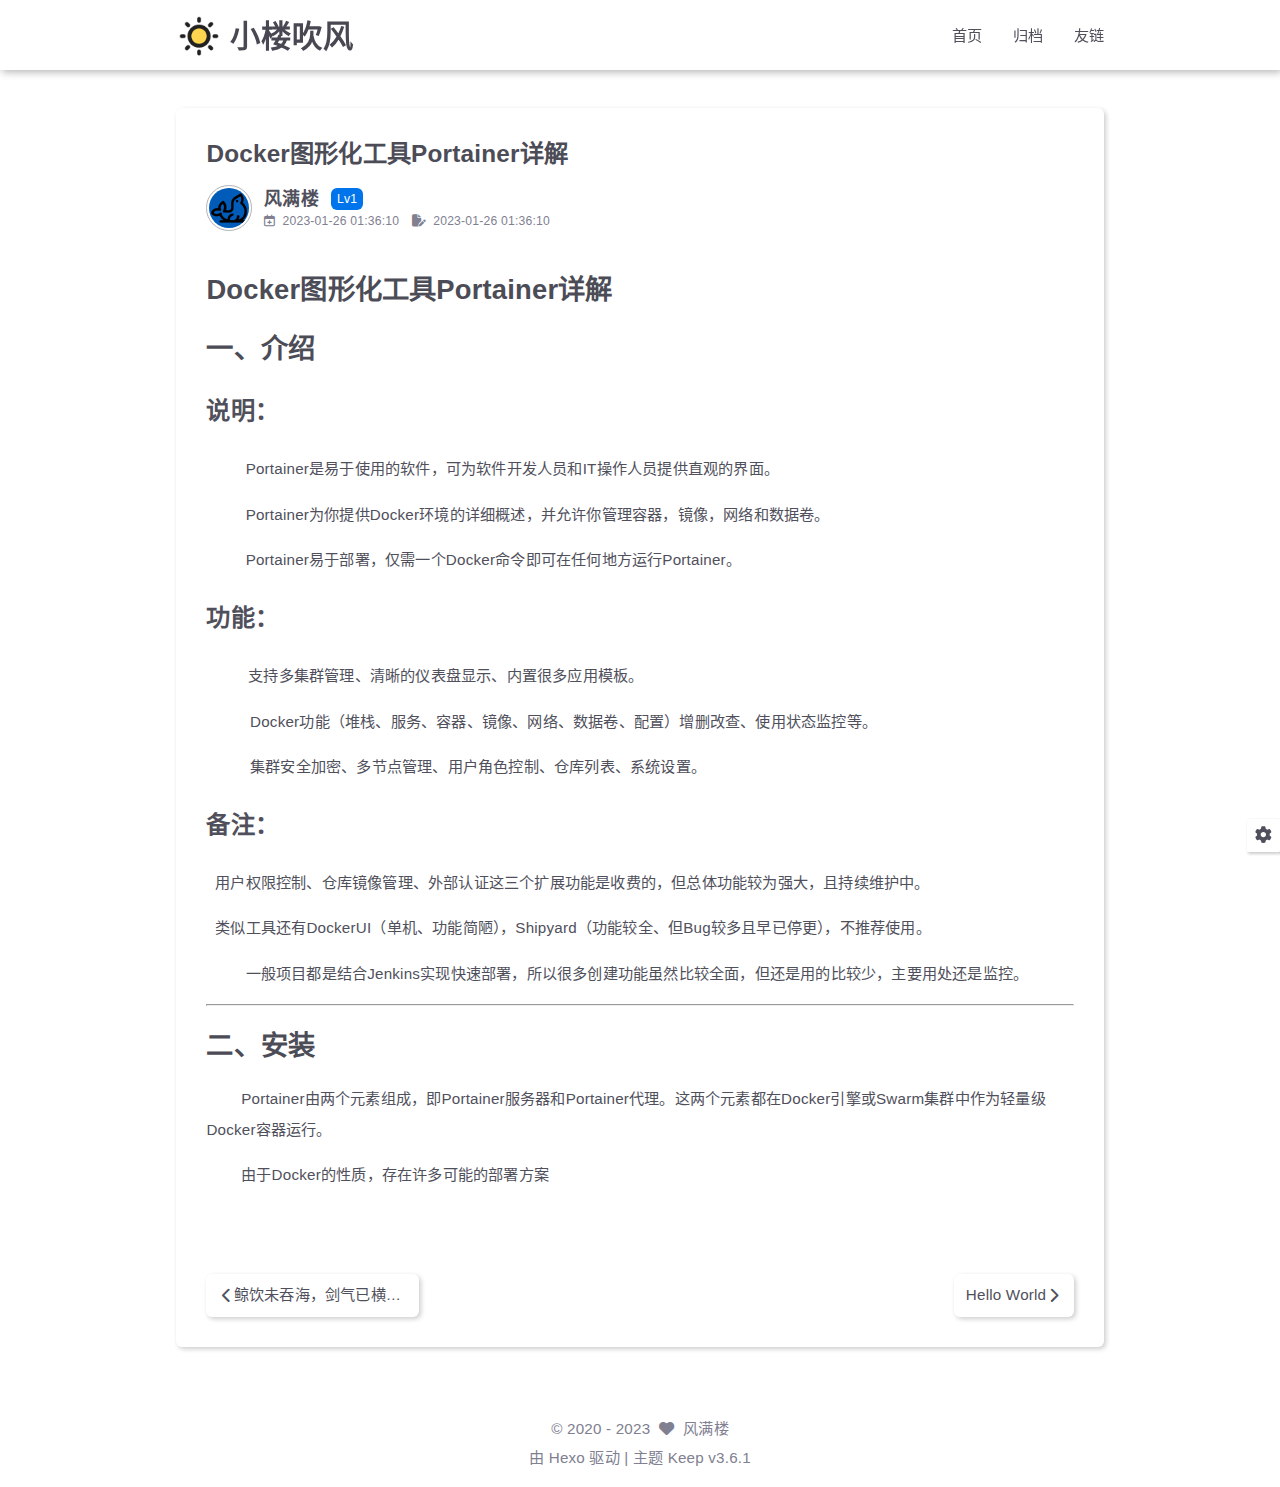
<file: 2023/01/26/Docker图形化工具Portainer详解/index.html>
<!DOCTYPE html>
<html lang="zh-CN">
<head>
    <meta charset="utf-8">
    <meta name="viewport" content="width=device-width, initial-scale=1, maximum-scale=1">
    <meta name="keywords" content="Hexo Theme Keep">
    <meta name="description" content="Hexo Theme Keep">
    <meta name="author" content="风满楼">
    
    <title>
        
            Docker图形化工具Portainer详解 |
        
        小楼吹风
    </title>
    
<link rel="stylesheet" href="/css/style.css">

    <link rel="shortcut icon" href="/images/logo.svg">
    
<link rel="stylesheet" href="/font/css/fontawesome.min.css">

    
<link rel="stylesheet" href="/font/css/regular.min.css">

    
<link rel="stylesheet" href="/font/css/solid.min.css">

    
<link rel="stylesheet" href="/font/css/brands.min.css">

    <script id="hexo-configurations">
    let KEEP = window.KEEP || {}
    KEEP.hexo_config = {"hostname":"example.com","root":"/","language":"zh-CN"}
    KEEP.theme_config = {"toc":{"enable":false,"number":false,"expand_all":false,"init_open":false},"style":{"primary_color":"#0066cc","logo":"/images/logo.svg","favicon":"/images/logo.svg","avatar":"/images/avatar.svg","font_size":null,"font_family":null,"hover":{"shadow":true,"scale":false},"first_screen":{"enable":true,"header_transparent":true,"background_img":"/images/bg.svg","description":"七八个星天外,两三点雨山前。","font_color":null,"hitokoto":false},"scroll":{"progress_bar":true,"percent":true}},"local_search":{"enable":false,"preload":false},"code_copy":{},"code_block":{"tools":{"enable":true,"style":"default"},"highlight_theme":"obsidian"},"side_tools":{},"pjax":{"enable":false},"lazyload":{"enable":false},"comment":{"enable":false,"use":"valine","valine":{"appid":null,"appkey":null,"server_urls":null,"placeholder":null},"gitalk":{"github_id":null,"github_admins":null,"repository":null,"client_id":null,"client_secret":null,"proxy":null},"twikoo":{"env_id":null,"region":null,"version":"1.6.8"},"waline":{"server_url":null,"reaction":false,"version":2}},"post":{"author_label":{"enable":true,"auto":true,"custom_label_list":["Trainee","Engineer","Architect"]},"word_count":{"enable":false,"wordcount":false,"min2read":false},"img_align":"left","copyright_info":false},"version":"3.6.1"}
    KEEP.language_ago = {"second":"%s 秒前","minute":"%s 分钟前","hour":"%s 小时前","day":"%s 天前","week":"%s 周前","month":"%s 个月前","year":"%s 年前"}
    KEEP.language_code_block = {"copy":"复制代码","copied":"已复制","fold":"折叠代码块","folded":"已折叠"}
    KEEP.language_copy_copyright = {"copy":"复制版权信息","copied":"已复制","title":"原文标题","author":"原文作者","link":"原文链接"}
  </script>
<meta name="generator" content="Hexo 6.3.0"></head>


<body>
<div class="progress-bar-container">
    
        <span class="scroll-progress-bar"></span>
    

    
</div>


<main class="page-container">

    

    <div class="page-main-content">

        <div class="page-main-content-top">
            
<header class="header-wrapper">

    <div class="header-content">
        <div class="left">
            
                <a class="logo-image" href="/">
                    <img src="/images/logo.svg">
                </a>
            
            <a class="logo-title" href="/">
               小楼吹风
            </a>
        </div>

        <div class="right">
            <div class="pc">
                <ul class="menu-list">
                    
                        <li class="menu-item">
                            <a class=""
                               href="/"
                            >
                                首页
                            </a>
                        </li>
                    
                        <li class="menu-item">
                            <a class=""
                               href="/archives"
                            >
                                归档
                            </a>
                        </li>
                    
                        <li class="menu-item">
                            <a class=""
                               href="/links"
                            >
                                友链
                            </a>
                        </li>
                    
                    
                </ul>
            </div>
            <div class="mobile">
                
                <div class="icon-item menu-bar">
                    <div class="menu-bar-middle"></div>
                </div>
            </div>
        </div>
    </div>

    <div class="header-drawer">
        <ul class="drawer-menu-list">
            
                <li class="drawer-menu-item flex-center">
                    <a class=""
                       href="/">首页</a>
                </li>
            
                <li class="drawer-menu-item flex-center">
                    <a class=""
                       href="/archives">归档</a>
                </li>
            
                <li class="drawer-menu-item flex-center">
                    <a class=""
                       href="/links">友链</a>
                </li>
            
        </ul>
    </div>

    <div class="window-mask"></div>

</header>


        </div>

        <div class="page-main-content-middle">

            <div class="main-content">

                
                    <div class="fade-in-down-animation">
    <div class="post-page-container">
        <div class="article-content-container">

            <div class="article-title">
                <span class="title-hover-animation">Docker图形化工具Portainer详解</span>
            </div>

            
                <div class="article-header">
                    <div class="avatar">
                        <img src="/images/avatar.svg">
                    </div>
                    <div class="info">
                        <div class="author">
                            <span class="name">风满楼</span>
                            
                                <span class="author-label">Lv1</span>
                            
                        </div>
                        <div class="meta-info">
                            
<div class="article-meta-info">
    <span class="article-date article-meta-item">
        
            <i class="fa-regular fa-calendar-plus"></i>&nbsp;
        
        <span class="pc">2023-01-26 01:36:10</span>
        <span class="mobile">2023-01-26 01:36</span>
    </span>
    
        <span class="article-update-date article-meta-item">
        <i class="fas fa-file-pen"></i>&nbsp;
        <span class="pc">2023-01-26 01:36:10</span>
    </span>
    
    
    

    
    
    
    
</div>

                        </div>
                    </div>
                </div>
            

            <div class="article-content keep-markdown-body">
                

                <h1 id="Docker图形化工具Portainer详解"><a href="#Docker图形化工具Portainer详解" class="headerlink" title="Docker图形化工具Portainer详解"></a>Docker图形化工具Portainer详解</h1><h1 id="一、介绍"><a href="#一、介绍" class="headerlink" title="一、介绍"></a>一、介绍</h1><h3 id="说明："><a href="#说明：" class="headerlink" title="说明："></a><strong>说明：</strong></h3><p>　　  Portainer是易于使用的软件，可为软件开发人员和IT操作人员提供直观的界面。</p>
<p>　　  Portainer为你提供Docker环境的详细概述，并允许你管理容器，镜像，网络和数据卷。</p>
<p>　　  Portainer易于部署，仅需一个Docker命令即可在任何地方运行Portainer。</p>
<h3 id="功能："><a href="#功能：" class="headerlink" title="功能："></a><strong>功能：</strong></h3><p> 　     支持多集群管理、清晰的仪表盘显示、内置很多应用模板。</p>
<p>　　   Docker功能（堆栈、服务、容器、镜像、网络、数据卷、配置）增删改查、使用状态监控等。</p>
<p>　　   集群安全加密、多节点管理、用户角色控制、仓库列表、系统设置。</p>
<h3 id="备注："><a href="#备注：" class="headerlink" title="备注："></a><strong>备注：</strong></h3><p>  用户权限控制、仓库镜像管理、外部认证这三个扩展功能是收费的，但总体功能较为强大，且持续维护中。</p>
<p>  类似工具还有DockerUI（单机、功能简陋），Shipyard（功能较全、但Bug较多且早已停更），不推荐使用。</p>
<p> 　　 一般项目都是结合Jenkins实现快速部署，所以很多创建功能虽然比较全面，但还是用的比较少，主要用处还是监控。</p>
<hr>
<h1 id="二、安装"><a href="#二、安装" class="headerlink" title="二、安装"></a>二、安装</h1><p> 　　Portainer由两个元素组成，即Portainer服务器和Portainer代理。这两个元素都在Docker引擎或Swarm集群中作为轻量级Docker容器运行。</p>
<p>　　 由于Docker的性质，存在许多可能的部署方案</p>

            </div>

            

            

            
                <div class="article-nav">
                    
                        <div class="article-prev">
                            <a class="prev"
                               rel="prev"
                               href="/2023/02/18/%E9%B2%B8%E9%A5%AE%E6%9C%AA%E5%90%9E%E6%B5%B7/"
                            >
                            <span class="left arrow-icon flex-center">
                              <i class="fas fa-chevron-left"></i>
                            </span>
                                <span class="title flex-center">
                                <span class="post-nav-title-item">鲸饮未吞海，剑气已横秋。</span>
                                <span class="post-nav-item">上一篇</span>
                            </span>
                            </a>
                        </div>
                    
                    
                        <div class="article-next">
                            <a class="next"
                               rel="next"
                               href="/2023/01/24/hello-world/"
                            >
                            <span class="title flex-center">
                                <span class="post-nav-title-item">Hello World</span>
                                <span class="post-nav-item">下一篇</span>
                            </span>
                                <span class="right arrow-icon flex-center">
                              <i class="fas fa-chevron-right"></i>
                            </span>
                            </a>
                        </div>
                    
                </div>
            

            
        </div>

        
    </div>
</div>


                
            </div>

        </div>

        <div class="page-main-content-bottom">
            
<footer class="footer">
    <div class="info-container">
        <div class="copyright-info info-item">
            &copy;
            
                <span>2020</span> -
            
            2023
            
                &nbsp;<i class="fas fa-heart icon-animate"></i>
                &nbsp;<a href="/">风满楼</a>
            
        </div>
        
        <div class="theme-info info-item">
            由 <a target="_blank" href="https://hexo.io">Hexo</a> 驱动&nbsp;|&nbsp;主题&nbsp;<a class="theme-version" target="_blank" href="https://github.com/XPoet/hexo-theme-keep">Keep v3.6.1</a>
        </div>
        
        
    </div>
</footer>

        </div>
    </div>

    
        <div class="post-tools">
            <div class="post-tools-container">
    <ul class="tools-list">
        <!-- TOC aside toggle -->
        

        <!-- go comment -->
        
    </ul>
</div>

        </div>
    

    <div class="right-bottom-side-tools">
        <div class="side-tools-container">
    <ul class="side-tools-list">
        <li class="tools-item tool-font-adjust-plus flex-center">
            <i class="fas fa-search-plus"></i>
        </li>

        <li class="tools-item tool-font-adjust-minus flex-center">
            <i class="fas fa-search-minus"></i>
        </li>

        <li class="tools-item tool-dark-light-toggle flex-center">
            <i class="fas fa-moon"></i>
        </li>

        <!-- rss -->
        

        

        <li class="tools-item tool-scroll-to-bottom flex-center">
            <i class="fas fa-arrow-down"></i>
        </li>
    </ul>

    <ul class="exposed-tools-list">
        <li class="tools-item tool-toggle-show flex-center">
            <i class="fas fa-cog fa-spin"></i>
        </li>
        
            <li class="tools-item tool-scroll-to-top flex-center">
                <i class="arrow-up fas fa-arrow-up"></i>
                <span class="percent"></span>
            </li>
        
    </ul>
</div>

    </div>

    <div class="zoom-in-image-mask">
    <img class="zoom-in-image">
</div>


    

</main>




<script src="/js/utils.js"></script>

<script src="/js/main.js"></script>

<script src="/js/header-shrink.js"></script>

<script src="/js/back2top.js"></script>

<script src="/js/dark-light-toggle.js"></script>







    
<script src="/js/code-block.js"></script>





<div class="post-scripts">
    
        
<script src="/js/post-helper.js"></script>

        
        
    
</div>



</body>
</html>
</file>
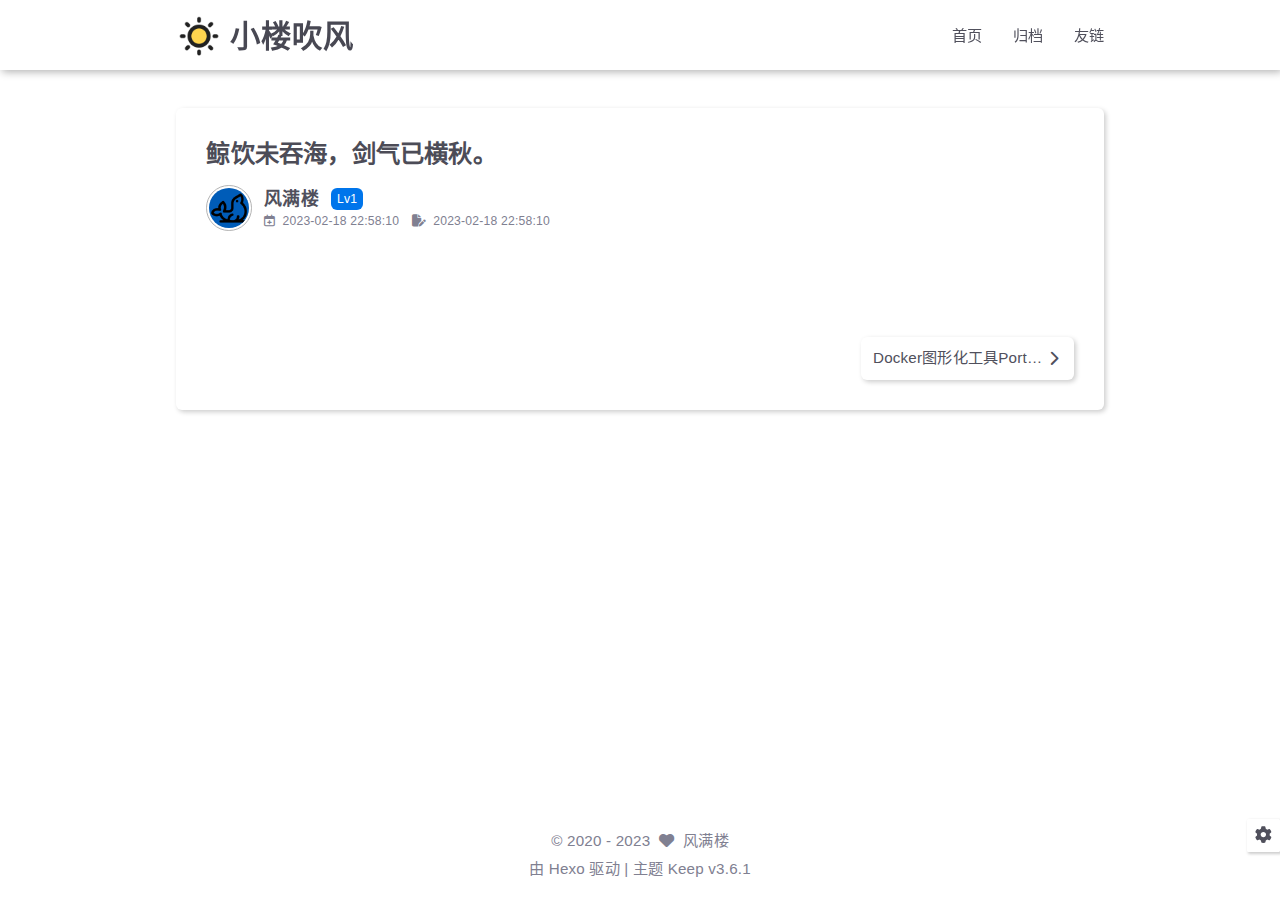
<file: 2023/02/18/鲸饮未吞海,剑气已横秋/index.html>
<!DOCTYPE html>
<html lang="zh-CN">
<head>
    <meta charset="utf-8">
    <meta name="viewport" content="width=device-width, initial-scale=1, maximum-scale=1">
    <meta name="keywords" content="Hexo Theme Keep">
    <meta name="description" content="Hexo Theme Keep">
    <meta name="author" content="风满楼">
    
    <title>
        
            鲸饮未吞海，剑气已横秋。 |
        
        小楼吹风
    </title>
    
<link rel="stylesheet" href="/css/style.css">

    <link rel="shortcut icon" href="/images/logo.svg">
    
<link rel="stylesheet" href="/font/css/fontawesome.min.css">

    
<link rel="stylesheet" href="/font/css/regular.min.css">

    
<link rel="stylesheet" href="/font/css/solid.min.css">

    
<link rel="stylesheet" href="/font/css/brands.min.css">

    <script id="hexo-configurations">
    let KEEP = window.KEEP || {}
    KEEP.hexo_config = {"hostname":"example.com","root":"/","language":"zh-CN"}
    KEEP.theme_config = {"toc":{"enable":false,"number":false,"expand_all":false,"init_open":false},"style":{"primary_color":"#0066cc","logo":"/images/logo.svg","favicon":"/images/logo.svg","avatar":"/images/avatar.svg","font_size":null,"font_family":null,"hover":{"shadow":true,"scale":false},"first_screen":{"enable":true,"header_transparent":true,"background_img":"/images/bg.svg","description":"七八个星天外,两三点雨山前。","font_color":null,"hitokoto":false},"scroll":{"progress_bar":true,"percent":true}},"local_search":{"enable":false,"preload":false},"code_copy":{},"code_block":{"tools":{"enable":true,"style":"default"},"highlight_theme":"obsidian"},"side_tools":{},"pjax":{"enable":false},"lazyload":{"enable":false},"comment":{"enable":false,"use":"valine","valine":{"appid":null,"appkey":null,"server_urls":null,"placeholder":null},"gitalk":{"github_id":null,"github_admins":null,"repository":null,"client_id":null,"client_secret":null,"proxy":null},"twikoo":{"env_id":null,"region":null,"version":"1.6.8"},"waline":{"server_url":null,"reaction":false,"version":2}},"post":{"author_label":{"enable":true,"auto":true,"custom_label_list":["Trainee","Engineer","Architect"]},"word_count":{"enable":false,"wordcount":false,"min2read":false},"img_align":"left","copyright_info":false},"version":"3.6.1"}
    KEEP.language_ago = {"second":"%s 秒前","minute":"%s 分钟前","hour":"%s 小时前","day":"%s 天前","week":"%s 周前","month":"%s 个月前","year":"%s 年前"}
    KEEP.language_code_block = {"copy":"复制代码","copied":"已复制","fold":"折叠代码块","folded":"已折叠"}
    KEEP.language_copy_copyright = {"copy":"复制版权信息","copied":"已复制","title":"原文标题","author":"原文作者","link":"原文链接"}
  </script>
<meta name="generator" content="Hexo 6.3.0"></head>


<body>
<div class="progress-bar-container">
    
        <span class="scroll-progress-bar"></span>
    

    
</div>


<main class="page-container">

    

    <div class="page-main-content">

        <div class="page-main-content-top">
            
<header class="header-wrapper">

    <div class="header-content">
        <div class="left">
            
                <a class="logo-image" href="/">
                    <img src="/images/logo.svg">
                </a>
            
            <a class="logo-title" href="/">
               小楼吹风
            </a>
        </div>

        <div class="right">
            <div class="pc">
                <ul class="menu-list">
                    
                        <li class="menu-item">
                            <a class=""
                               href="/"
                            >
                                首页
                            </a>
                        </li>
                    
                        <li class="menu-item">
                            <a class=""
                               href="/archives"
                            >
                                归档
                            </a>
                        </li>
                    
                        <li class="menu-item">
                            <a class=""
                               href="/links"
                            >
                                友链
                            </a>
                        </li>
                    
                    
                </ul>
            </div>
            <div class="mobile">
                
                <div class="icon-item menu-bar">
                    <div class="menu-bar-middle"></div>
                </div>
            </div>
        </div>
    </div>

    <div class="header-drawer">
        <ul class="drawer-menu-list">
            
                <li class="drawer-menu-item flex-center">
                    <a class=""
                       href="/">首页</a>
                </li>
            
                <li class="drawer-menu-item flex-center">
                    <a class=""
                       href="/archives">归档</a>
                </li>
            
                <li class="drawer-menu-item flex-center">
                    <a class=""
                       href="/links">友链</a>
                </li>
            
        </ul>
    </div>

    <div class="window-mask"></div>

</header>


        </div>

        <div class="page-main-content-middle">

            <div class="main-content">

                
                    <div class="fade-in-down-animation">
    <div class="post-page-container">
        <div class="article-content-container">

            <div class="article-title">
                <span class="title-hover-animation">鲸饮未吞海，剑气已横秋。</span>
            </div>

            
                <div class="article-header">
                    <div class="avatar">
                        <img src="/images/avatar.svg">
                    </div>
                    <div class="info">
                        <div class="author">
                            <span class="name">风满楼</span>
                            
                                <span class="author-label">Lv1</span>
                            
                        </div>
                        <div class="meta-info">
                            
<div class="article-meta-info">
    <span class="article-date article-meta-item">
        
            <i class="fa-regular fa-calendar-plus"></i>&nbsp;
        
        <span class="pc">2023-02-18 22:58:10</span>
        <span class="mobile">2023-02-18 22:58</span>
    </span>
    
        <span class="article-update-date article-meta-item">
        <i class="fas fa-file-pen"></i>&nbsp;
        <span class="pc">2023-02-18 22:58:10</span>
    </span>
    
    
    

    
    
    
    
</div>

                        </div>
                    </div>
                </div>
            

            <div class="article-content keep-markdown-body">
                

                
            </div>

            

            

            
                <div class="article-nav">
                    
                    
                        <div class="article-next">
                            <a class="next"
                               rel="next"
                               href="/2023/01/26/Docker%E5%9B%BE%E5%BD%A2%E5%8C%96%E5%B7%A5%E5%85%B7Portainer%E8%AF%A6%E8%A7%A3/"
                            >
                            <span class="title flex-center">
                                <span class="post-nav-title-item">Docker图形化工具Portainer详解</span>
                                <span class="post-nav-item">下一篇</span>
                            </span>
                                <span class="right arrow-icon flex-center">
                              <i class="fas fa-chevron-right"></i>
                            </span>
                            </a>
                        </div>
                    
                </div>
            

            
        </div>

        
    </div>
</div>


                
            </div>

        </div>

        <div class="page-main-content-bottom">
            
<footer class="footer">
    <div class="info-container">
        <div class="copyright-info info-item">
            &copy;
            
                <span>2020</span> -
            
            2023
            
                &nbsp;<i class="fas fa-heart icon-animate"></i>
                &nbsp;<a href="/">风满楼</a>
            
        </div>
        
        <div class="theme-info info-item">
            由 <a target="_blank" href="https://hexo.io">Hexo</a> 驱动&nbsp;|&nbsp;主题&nbsp;<a class="theme-version" target="_blank" href="https://github.com/XPoet/hexo-theme-keep">Keep v3.6.1</a>
        </div>
        
        
    </div>
</footer>

        </div>
    </div>

    
        <div class="post-tools">
            <div class="post-tools-container">
    <ul class="tools-list">
        <!-- TOC aside toggle -->
        

        <!-- go comment -->
        
    </ul>
</div>

        </div>
    

    <div class="right-bottom-side-tools">
        <div class="side-tools-container">
    <ul class="side-tools-list">
        <li class="tools-item tool-font-adjust-plus flex-center">
            <i class="fas fa-search-plus"></i>
        </li>

        <li class="tools-item tool-font-adjust-minus flex-center">
            <i class="fas fa-search-minus"></i>
        </li>

        <li class="tools-item tool-dark-light-toggle flex-center">
            <i class="fas fa-moon"></i>
        </li>

        <!-- rss -->
        

        

        <li class="tools-item tool-scroll-to-bottom flex-center">
            <i class="fas fa-arrow-down"></i>
        </li>
    </ul>

    <ul class="exposed-tools-list">
        <li class="tools-item tool-toggle-show flex-center">
            <i class="fas fa-cog fa-spin"></i>
        </li>
        
            <li class="tools-item tool-scroll-to-top flex-center">
                <i class="arrow-up fas fa-arrow-up"></i>
                <span class="percent"></span>
            </li>
        
    </ul>
</div>

    </div>

    <div class="zoom-in-image-mask">
    <img class="zoom-in-image">
</div>


    

</main>




<script src="/js/utils.js"></script>

<script src="/js/main.js"></script>

<script src="/js/header-shrink.js"></script>

<script src="/js/back2top.js"></script>

<script src="/js/dark-light-toggle.js"></script>







    
<script src="/js/code-block.js"></script>





<div class="post-scripts">
    
        
<script src="/js/post-helper.js"></script>

        
        
    
</div>



</body>
</html>
</file>
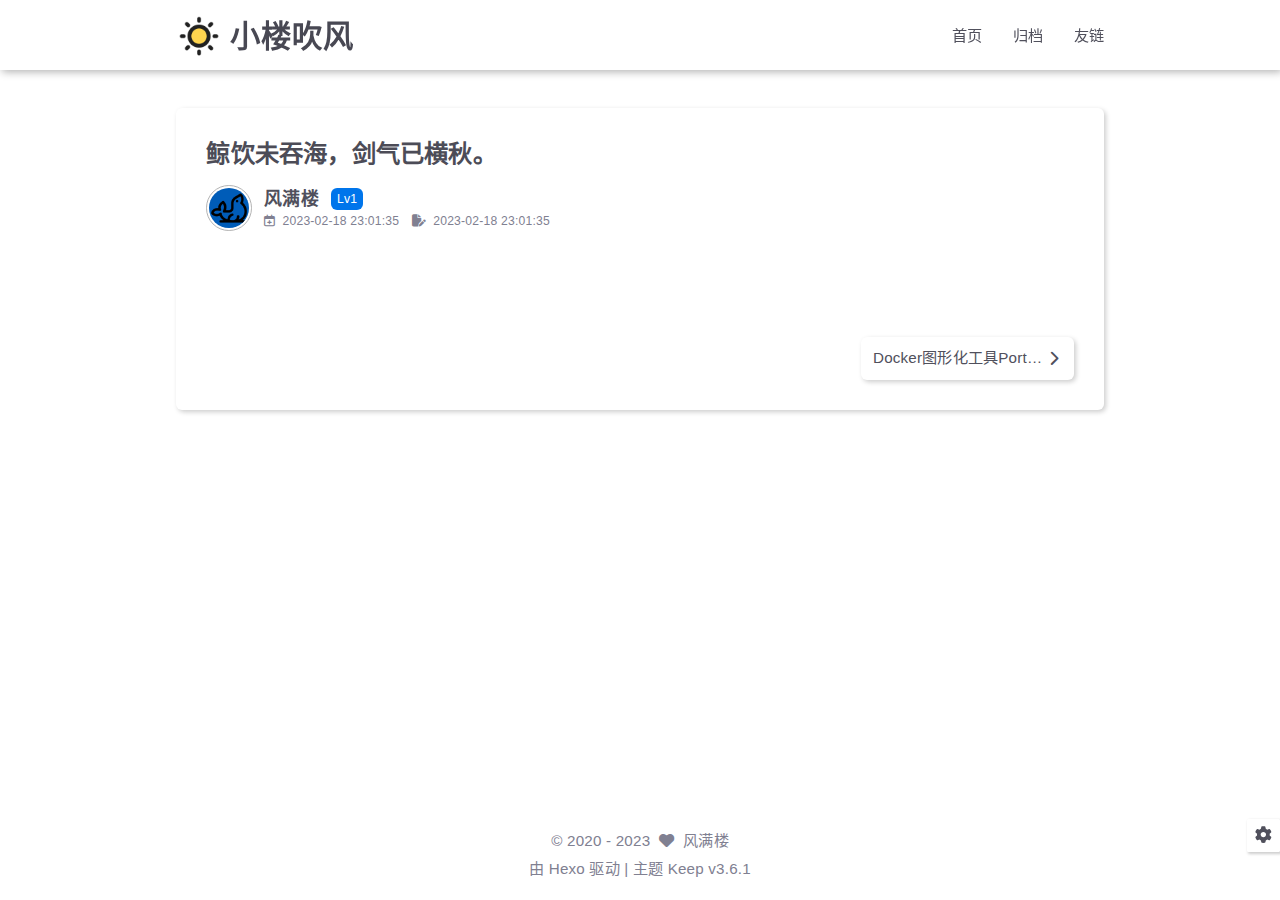
<file: 2023/02/18/鲸饮未吞海/index.html>
<!DOCTYPE html>
<html lang="zh-CN">
<head>
    <meta charset="utf-8">
    <meta name="viewport" content="width=device-width, initial-scale=1, maximum-scale=1">
    <meta name="keywords" content="Hexo Theme Keep">
    <meta name="description" content="Hexo Theme Keep">
    <meta name="author" content="风满楼">
    
    <title>
        
            鲸饮未吞海，剑气已横秋。 |
        
        小楼吹风
    </title>
    
<link rel="stylesheet" href="/css/style.css">

    <link rel="shortcut icon" href="/images/logo.svg">
    
<link rel="stylesheet" href="/font/css/fontawesome.min.css">

    
<link rel="stylesheet" href="/font/css/regular.min.css">

    
<link rel="stylesheet" href="/font/css/solid.min.css">

    
<link rel="stylesheet" href="/font/css/brands.min.css">

    <script id="hexo-configurations">
    let KEEP = window.KEEP || {}
    KEEP.hexo_config = {"hostname":"example.com","root":"/","language":"zh-CN"}
    KEEP.theme_config = {"toc":{"enable":false,"number":false,"expand_all":false,"init_open":false},"style":{"primary_color":"#0066cc","logo":"/images/logo.svg","favicon":"/images/logo.svg","avatar":"/images/avatar.svg","font_size":null,"font_family":null,"hover":{"shadow":true,"scale":false},"first_screen":{"enable":true,"header_transparent":true,"background_img":"/images/bg.svg","description":"七八个星天外,两三点雨山前。","font_color":null,"hitokoto":false},"scroll":{"progress_bar":true,"percent":true}},"local_search":{"enable":false,"preload":false},"code_copy":{},"code_block":{"tools":{"enable":true,"style":"default"},"highlight_theme":"obsidian"},"side_tools":{},"pjax":{"enable":false},"lazyload":{"enable":false},"comment":{"enable":false,"use":"valine","valine":{"appid":null,"appkey":null,"server_urls":null,"placeholder":null},"gitalk":{"github_id":null,"github_admins":null,"repository":null,"client_id":null,"client_secret":null,"proxy":null},"twikoo":{"env_id":null,"region":null,"version":"1.6.8"},"waline":{"server_url":null,"reaction":false,"version":2}},"post":{"author_label":{"enable":true,"auto":true,"custom_label_list":["Trainee","Engineer","Architect"]},"word_count":{"enable":false,"wordcount":false,"min2read":false},"img_align":"left","copyright_info":false},"version":"3.6.1"}
    KEEP.language_ago = {"second":"%s 秒前","minute":"%s 分钟前","hour":"%s 小时前","day":"%s 天前","week":"%s 周前","month":"%s 个月前","year":"%s 年前"}
    KEEP.language_code_block = {"copy":"复制代码","copied":"已复制","fold":"折叠代码块","folded":"已折叠"}
    KEEP.language_copy_copyright = {"copy":"复制版权信息","copied":"已复制","title":"原文标题","author":"原文作者","link":"原文链接"}
  </script>
<meta name="generator" content="Hexo 6.3.0"></head>


<body>
<div class="progress-bar-container">
    
        <span class="scroll-progress-bar"></span>
    

    
</div>


<main class="page-container">

    

    <div class="page-main-content">

        <div class="page-main-content-top">
            
<header class="header-wrapper">

    <div class="header-content">
        <div class="left">
            
                <a class="logo-image" href="/">
                    <img src="/images/logo.svg">
                </a>
            
            <a class="logo-title" href="/">
               小楼吹风
            </a>
        </div>

        <div class="right">
            <div class="pc">
                <ul class="menu-list">
                    
                        <li class="menu-item">
                            <a class=""
                               href="/"
                            >
                                首页
                            </a>
                        </li>
                    
                        <li class="menu-item">
                            <a class=""
                               href="/archives"
                            >
                                归档
                            </a>
                        </li>
                    
                        <li class="menu-item">
                            <a class=""
                               href="/links"
                            >
                                友链
                            </a>
                        </li>
                    
                    
                </ul>
            </div>
            <div class="mobile">
                
                <div class="icon-item menu-bar">
                    <div class="menu-bar-middle"></div>
                </div>
            </div>
        </div>
    </div>

    <div class="header-drawer">
        <ul class="drawer-menu-list">
            
                <li class="drawer-menu-item flex-center">
                    <a class=""
                       href="/">首页</a>
                </li>
            
                <li class="drawer-menu-item flex-center">
                    <a class=""
                       href="/archives">归档</a>
                </li>
            
                <li class="drawer-menu-item flex-center">
                    <a class=""
                       href="/links">友链</a>
                </li>
            
        </ul>
    </div>

    <div class="window-mask"></div>

</header>


        </div>

        <div class="page-main-content-middle">

            <div class="main-content">

                
                    <div class="fade-in-down-animation">
    <div class="post-page-container">
        <div class="article-content-container">

            <div class="article-title">
                <span class="title-hover-animation">鲸饮未吞海，剑气已横秋。</span>
            </div>

            
                <div class="article-header">
                    <div class="avatar">
                        <img src="/images/avatar.svg">
                    </div>
                    <div class="info">
                        <div class="author">
                            <span class="name">风满楼</span>
                            
                                <span class="author-label">Lv1</span>
                            
                        </div>
                        <div class="meta-info">
                            
<div class="article-meta-info">
    <span class="article-date article-meta-item">
        
            <i class="fa-regular fa-calendar-plus"></i>&nbsp;
        
        <span class="pc">2023-02-18 23:01:35</span>
        <span class="mobile">2023-02-18 23:01</span>
    </span>
    
        <span class="article-update-date article-meta-item">
        <i class="fas fa-file-pen"></i>&nbsp;
        <span class="pc">2023-02-18 23:01:35</span>
    </span>
    
    
    

    
    
    
    
</div>

                        </div>
                    </div>
                </div>
            

            <div class="article-content keep-markdown-body">
                

                
            </div>

            

            

            
                <div class="article-nav">
                    
                    
                        <div class="article-next">
                            <a class="next"
                               rel="next"
                               href="/2023/01/26/Docker%E5%9B%BE%E5%BD%A2%E5%8C%96%E5%B7%A5%E5%85%B7Portainer%E8%AF%A6%E8%A7%A3/"
                            >
                            <span class="title flex-center">
                                <span class="post-nav-title-item">Docker图形化工具Portainer详解</span>
                                <span class="post-nav-item">下一篇</span>
                            </span>
                                <span class="right arrow-icon flex-center">
                              <i class="fas fa-chevron-right"></i>
                            </span>
                            </a>
                        </div>
                    
                </div>
            

            
        </div>

        
    </div>
</div>


                
            </div>

        </div>

        <div class="page-main-content-bottom">
            
<footer class="footer">
    <div class="info-container">
        <div class="copyright-info info-item">
            &copy;
            
                <span>2020</span> -
            
            2023
            
                &nbsp;<i class="fas fa-heart icon-animate"></i>
                &nbsp;<a href="/">风满楼</a>
            
        </div>
        
        <div class="theme-info info-item">
            由 <a target="_blank" href="https://hexo.io">Hexo</a> 驱动&nbsp;|&nbsp;主题&nbsp;<a class="theme-version" target="_blank" href="https://github.com/XPoet/hexo-theme-keep">Keep v3.6.1</a>
        </div>
        
        
    </div>
</footer>

        </div>
    </div>

    
        <div class="post-tools">
            <div class="post-tools-container">
    <ul class="tools-list">
        <!-- TOC aside toggle -->
        

        <!-- go comment -->
        
    </ul>
</div>

        </div>
    

    <div class="right-bottom-side-tools">
        <div class="side-tools-container">
    <ul class="side-tools-list">
        <li class="tools-item tool-font-adjust-plus flex-center">
            <i class="fas fa-search-plus"></i>
        </li>

        <li class="tools-item tool-font-adjust-minus flex-center">
            <i class="fas fa-search-minus"></i>
        </li>

        <li class="tools-item tool-dark-light-toggle flex-center">
            <i class="fas fa-moon"></i>
        </li>

        <!-- rss -->
        

        

        <li class="tools-item tool-scroll-to-bottom flex-center">
            <i class="fas fa-arrow-down"></i>
        </li>
    </ul>

    <ul class="exposed-tools-list">
        <li class="tools-item tool-toggle-show flex-center">
            <i class="fas fa-cog fa-spin"></i>
        </li>
        
            <li class="tools-item tool-scroll-to-top flex-center">
                <i class="arrow-up fas fa-arrow-up"></i>
                <span class="percent"></span>
            </li>
        
    </ul>
</div>

    </div>

    <div class="zoom-in-image-mask">
    <img class="zoom-in-image">
</div>


    

</main>




<script src="/js/utils.js"></script>

<script src="/js/main.js"></script>

<script src="/js/header-shrink.js"></script>

<script src="/js/back2top.js"></script>

<script src="/js/dark-light-toggle.js"></script>







    
<script src="/js/code-block.js"></script>





<div class="post-scripts">
    
        
<script src="/js/post-helper.js"></script>

        
        
    
</div>



</body>
</html>
</file>
<file: css/style.css>
:root {
  --primary-color: #06c;
  --primary-color-light-1: #0075eb;
  --primary-color-light-2: #0a85ff;
  --primary-color-dark-1: #005cb8;
  --primary-color-dark-2: #0052a3;
  --background-color-1: #fff;
  --background-color-2: #f7f7f7;
  --background-color-3: #f0f0f0;
  --content-background-color: #fff;
  --text-color-1: #484853;
  --text-color-2: #4c4c57;
  --text-color-3: #50505c;
  --text-color-4: #808091;
  --text-color-5: #b7b7c0;
  --text-color-6: #ededef;
  --toc-text-color: #6f6f80;
  --badge-color: #f0f0f0;
  --badge-background-color: #9393a1;
  --border-color: #b3b3b3;
  --selection-color: #0075eb;
  --shadow-color: rgba(0,0,0,0.2);
  --shadow-hover-color: rgba(0,0,0,0.3);
  --scrollbar-color: #60606e;
  --scrollbar-background-color: #e6e6e6;
  --toc-scrollbar-color: rgba(80,80,92,0.1);
  --copyright-info-color: #c03;
  --avatar-background-color: #005cb8;
  --header-transparent-background-1: rgba(255,255,255,0.28);
  --header-transparent-background-2: rgba(255,255,255,0.4);
  --pjax-progress-bar-color: linear-gradient(45deg, #f10006, #ef5b00, #e59c01, #19ca05, #00cab5, #0264c8, #c303c3);
  --article-aging-tips-color: #b78d0f;
  --article-aging-tips-background-color: rgba(183,141,15,0.1);
  --article-aging-tips-border-color: rgba(183,141,15,0.6);
}
@media (prefers-color-scheme: light) {
  :root {
    --primary-color: #06c;
    --primary-color-light-1: #0075eb;
    --primary-color-light-2: #0a85ff;
    --primary-color-dark-1: #005cb8;
    --primary-color-dark-2: #0052a3;
    --background-color-1: #fff;
    --background-color-2: #f7f7f7;
    --background-color-3: #f0f0f0;
    --content-background-color: #fff;
    --text-color-1: #484853;
    --text-color-2: #4c4c57;
    --text-color-3: #50505c;
    --text-color-4: #808091;
    --text-color-5: #b7b7c0;
    --text-color-6: #ededef;
    --toc-text-color: #6f6f80;
    --badge-color: #f0f0f0;
    --badge-background-color: #9393a1;
    --border-color: #b3b3b3;
    --selection-color: #0075eb;
    --shadow-color: rgba(0,0,0,0.2);
    --shadow-hover-color: rgba(0,0,0,0.3);
    --scrollbar-color: #60606e;
    --scrollbar-background-color: #e6e6e6;
    --toc-scrollbar-color: rgba(80,80,92,0.1);
    --copyright-info-color: #c03;
    --avatar-background-color: #005cb8;
    --header-transparent-background-1: rgba(255,255,255,0.28);
    --header-transparent-background-2: rgba(255,255,255,0.4);
    --pjax-progress-bar-color: linear-gradient(45deg, #f10006, #ef5b00, #e59c01, #19ca05, #00cab5, #0264c8, #c303c3);
    --article-aging-tips-color: #b78d0f;
    --article-aging-tips-background-color: rgba(183,141,15,0.1);
    --article-aging-tips-border-color: rgba(183,141,15,0.6);
  }
}
@media (prefers-color-scheme: dark) {
  :root {
    --primary-color: #06c;
    --primary-color-light-1: #0075eb;
    --primary-color-light-2: #0a85ff;
    --primary-color-dark-1: #005cb8;
    --primary-color-dark-2: #0052a3;
    --background-color-1: #383940;
    --background-color-2: #3d3f46;
    --background-color-3: #43444c;
    --content-background-color: #37383f;
    --text-color-1: #c5c5cc;
    --text-color-2: #c1c1c9;
    --text-color-3: #bebec6;
    --text-color-4: #9595a2;
    --text-color-5: #5b5b67;
    --text-color-6: #36363e;
    --toc-text-color: #9f9fab;
    --badge-color: #4a4c55;
    --badge-background-color: #d8d8dd;
    --border-color: #6f717e;
    --selection-color: #005ebc;
    --shadow-color: rgba(128,128,128,0.2);
    --shadow-hover-color: rgba(128,128,128,0.28);
    --scrollbar-color: #32333a;
    --scrollbar-background-color: #5c5e6a;
    --toc-scrollbar-color: rgba(190,190,198,0.1);
    --copyright-info-color: #a30029;
    --avatar-background-color: #004a93;
    --header-transparent-background-1: rgba(56,57,64,0.28);
    --header-transparent-background-2: rgba(56,57,64,0.4);
    --pjax-progress-bar-color: linear-gradient(45deg, #ea404a, #ea722f, #e9a71f, #67e559, #18ecec, #1b85f1, #ee1dee);
    --article-aging-tips-color: #ecc34d;
    --article-aging-tips-background-color: rgba(236,195,77,0.1);
    --article-aging-tips-border-color: rgba(236,195,77,0.6);
  }
}
.light-mode {
  --primary-color: #06c;
  --primary-color-light-1: #0075eb;
  --primary-color-light-2: #0a85ff;
  --primary-color-dark-1: #005cb8;
  --primary-color-dark-2: #0052a3;
  --background-color-1: #fff;
  --background-color-2: #f7f7f7;
  --background-color-3: #f0f0f0;
  --content-background-color: #fff;
  --text-color-1: #484853;
  --text-color-2: #4c4c57;
  --text-color-3: #50505c;
  --text-color-4: #808091;
  --text-color-5: #b7b7c0;
  --text-color-6: #ededef;
  --toc-text-color: #6f6f80;
  --badge-color: #f0f0f0;
  --badge-background-color: #9393a1;
  --border-color: #b3b3b3;
  --selection-color: #0075eb;
  --shadow-color: rgba(0,0,0,0.2);
  --shadow-hover-color: rgba(0,0,0,0.3);
  --scrollbar-color: #60606e;
  --scrollbar-background-color: #e6e6e6;
  --toc-scrollbar-color: rgba(80,80,92,0.1);
  --copyright-info-color: #c03;
  --avatar-background-color: #005cb8;
  --header-transparent-background-1: rgba(255,255,255,0.28);
  --header-transparent-background-2: rgba(255,255,255,0.4);
  --pjax-progress-bar-color: linear-gradient(45deg, #f10006, #ef5b00, #e59c01, #19ca05, #00cab5, #0264c8, #c303c3);
  --article-aging-tips-color: #b78d0f;
  --article-aging-tips-background-color: rgba(183,141,15,0.1);
  --article-aging-tips-border-color: rgba(183,141,15,0.6);
}
.dark-mode {
  --primary-color: #06c;
  --primary-color-light-1: #0075eb;
  --primary-color-light-2: #0a85ff;
  --primary-color-dark-1: #005cb8;
  --primary-color-dark-2: #0052a3;
  --background-color-1: #383940;
  --background-color-2: #3d3f46;
  --background-color-3: #43444c;
  --content-background-color: #37383f;
  --text-color-1: #c5c5cc;
  --text-color-2: #c1c1c9;
  --text-color-3: #bebec6;
  --text-color-4: #9595a2;
  --text-color-5: #5b5b67;
  --text-color-6: #36363e;
  --toc-text-color: #9f9fab;
  --badge-color: #4a4c55;
  --badge-background-color: #d8d8dd;
  --border-color: #6f717e;
  --selection-color: #005ebc;
  --shadow-color: rgba(128,128,128,0.2);
  --shadow-hover-color: rgba(128,128,128,0.28);
  --scrollbar-color: #32333a;
  --scrollbar-background-color: #5c5e6a;
  --toc-scrollbar-color: rgba(190,190,198,0.1);
  --copyright-info-color: #a30029;
  --avatar-background-color: #004a93;
  --header-transparent-background-1: rgba(56,57,64,0.28);
  --header-transparent-background-2: rgba(56,57,64,0.4);
  --pjax-progress-bar-color: linear-gradient(45deg, #ea404a, #ea722f, #e9a71f, #67e559, #18ecec, #1b85f1, #ee1dee);
  --article-aging-tips-color: #ecc34d;
  --article-aging-tips-background-color: rgba(236,195,77,0.1);
  --article-aging-tips-border-color: rgba(236,195,77,0.6);
}
.fade-in-down-animation {
  animation-name: fade-in-down;
  animation-duration: 1s;
  animation-fill-mode: both;
}
.title-hover-animation {
  position: relative;
  display: inline-block;
  color: var(--text-color-2);
  line-height: 1.3;
  vertical-align: top;
  border-bottom: none;
}
.title-hover-animation::before {
  position: absolute;
  bottom: -4px;
  left: 0;
  width: 100%;
  height: 2px;
  background-color: var(--text-color-2);
  transform: scaleX(0);
  visibility: hidden;
  content: "";
  transition-delay: 0s, 0s, 0s, 0s, 0s, 0s;
  transition-timing-function: ease, ease, ease, ease, ease-in-out, ease-in-out;
  transition-duration: 0.2s, 0.2s, 0.2s, 0.2s, 0.2s, 0.2s;
  transition-property: color, background, box-shadow, border-color, visibility, transform;
}
.title-hover-animation:hover::before {
  transform: scaleX(1);
  visibility: visible;
}
@-moz-keyframes fade-in-down {
  0% {
    transform: translateY(-50px);
    opacity: 0;
  }
  100% {
    transform: translateY(0);
    opacity: 1;
  }
}
@-webkit-keyframes fade-in-down {
  0% {
    transform: translateY(-50px);
    opacity: 0;
  }
  100% {
    transform: translateY(0);
    opacity: 1;
  }
}
@-o-keyframes fade-in-down {
  0% {
    transform: translateY(-50px);
    opacity: 0;
  }
  100% {
    transform: translateY(0);
    opacity: 1;
  }
}
@keyframes fade-in-down {
  0% {
    transform: translateY(-50px);
    opacity: 0;
  }
  100% {
    transform: translateY(0);
    opacity: 1;
  }
}
@-moz-keyframes icon-animate {
  0%, 100% {
    transform: scale(1);
  }
  10%, 30% {
    transform: scale(0.88);
  }
  20%, 40%, 60%, 80% {
    transform: scale(1.08);
  }
  50%, 70% {
    transform: scale(1.08);
  }
}
@-webkit-keyframes icon-animate {
  0%, 100% {
    transform: scale(1);
  }
  10%, 30% {
    transform: scale(0.88);
  }
  20%, 40%, 60%, 80% {
    transform: scale(1.08);
  }
  50%, 70% {
    transform: scale(1.08);
  }
}
@-o-keyframes icon-animate {
  0%, 100% {
    transform: scale(1);
  }
  10%, 30% {
    transform: scale(0.88);
  }
  20%, 40%, 60%, 80% {
    transform: scale(1.08);
  }
  50%, 70% {
    transform: scale(1.08);
  }
}
@keyframes icon-animate {
  0%, 100% {
    transform: scale(1);
  }
  10%, 30% {
    transform: scale(0.88);
  }
  20%, 40%, 60%, 80% {
    transform: scale(1.08);
  }
  50%, 70% {
    transform: scale(1.08);
  }
}
@-moz-keyframes img-loading-animation {
  to {
    transform: rotate(1turn);
  }
}
@-webkit-keyframes img-loading-animation {
  to {
    transform: rotate(1turn);
  }
}
@-o-keyframes img-loading-animation {
  to {
    transform: rotate(1turn);
  }
}
@keyframes img-loading-animation {
  to {
    transform: rotate(1turn);
  }
}
* {
  transition-delay: 0s, 0s, 0s, 0s;
  transition-timing-function: ease, ease, ease, ease;
  transition-duration: 0.2s, 0.2s, 0.2s, 0.2s;
  transition-property: color, background, box-shadow, border-color;
}
*::-webkit-scrollbar {
  width: 0.4rem;
  height: 0.4rem;
  transition: all 0.2s ease;
}
*::-webkit-scrollbar-thumb {
  background: var(--scrollbar-color);
  border-radius: 0.1rem;
}
*::-webkit-scrollbar-track {
  background: var(--scrollbar-background-color);
}
html,
body {
  position: relative;
  width: 100%;
  height: 100%;
  margin: 0;
  padding: 0;
  color: var(--text-color-3);
  font-weight: 400;
  font-size: 15.2px;
  font-family: Optima-Regular, Optima, PingFang SC, Microsoft YaHei, sans-serif;
  line-height: 22px;
  letter-spacing: 0.2px;
  background: var(--background-color-1);
}
html::-webkit-scrollbar,
body::-webkit-scrollbar {
  width: 0.6rem;
  height: 0.6rem;
}
@media (max-width: 800px) {
  html::-webkit-scrollbar,
  body::-webkit-scrollbar {
    width: 0.5rem;
    height: 0.5rem;
  }
}
@media (max-width: 500px) {
  html::-webkit-scrollbar,
  body::-webkit-scrollbar {
    width: 0.4rem;
    height: 0.4rem;
  }
}
@media (max-width: 800px) {
  html,
  body {
    font-size: 14.591999999999999px;
    line-height: 21.119999999999997px;
  }
}
@media (max-width: 500px) {
  html,
  body {
    font-size: 13.68px;
    line-height: 19.8px;
  }
}
::selection {
  color: #fff;
  background: var(--selection-color);
}
ul,
ol,
li {
  margin: 0;
  padding: 0;
  list-style: none;
}
a {
  color: var(--text-color-3);
  text-decoration: none;
}
a i,
a span {
  color: var(--text-color-3);
}
a:hover,
a:active {
  color: var(--primary-color);
  text-decoration: none !important;
}
a:hover i,
a:active i,
a:hover span,
a:active span {
  color: var(--primary-color);
}
img[lazyload] {
  position: relative;
  box-sizing: border-box;
  width: 8rem;
  height: 8rem;
  box-shadow: none !important;
  cursor: not-allowed;
  pointer-events: none;
}
img[lazyload]::before {
  position: absolute;
  top: 0;
  left: 0;
  display: block;
  width: 100%;
  height: 100%;
  background: var(--background-color-1);
  content: '';
  transition-delay: 0s, 0s, 0s, 0s, 0s;
  transition-timing-function: ease, ease, ease, ease, ease;
  transition-duration: 0.2s, 0.2s, 0.2s, 0.2s, 0.2s;
  transition-property: color, background, box-shadow, border-color, background;
}
img[lazyload]::after {
  position: absolute;
  top: 0;
  right: 0;
  bottom: 0;
  left: 0;
  display: block;
  width: 2rem;
  height: 2rem;
  margin: auto;
  border: 2px solid var(--text-color-6);
  border-top-color: var(--selection-color);
  border-left-color: var(--selection-color);
  border-radius: 50%;
  animation: img-loading-animation 750ms infinite linear;
  content: '';
  transition-delay: 0s, 0s, 0s, 0s, 0s;
  transition-timing-function: ease, ease, ease, ease, ease;
  transition-duration: 0.2s, 0.2s, 0.2s, 0.2s, 0.2s;
  transition-property: color, background, box-shadow, border-color, border;
}
button {
  margin: 0;
  padding: 0;
  background: transparent;
  border: 0;
  outline: none;
  cursor: pointer;
}
.btn {
  position: relative;
  display: inline-block;
  padding: 0.4rem 1rem;
  white-space: nowrap;
  text-align: center;
  background: var(--background-color-1);
  border-radius: 5px;
  cursor: pointer;
  box-shadow: 2px 2px 5px var(--shadow-color);
  transition-delay: 0s, 0s, 0s, 0s, 0s;
  transition-timing-function: ease, ease, ease, ease, linear;
  transition-duration: 0.2s, 0.2s, 0.2s, 0.2s, 0.2s;
  transition-property: color, background, box-shadow, border-color, transform;
}
.btn:hover {
  box-shadow: 2px 2px 8px var(--shadow-hover-color);
}
.btn:hover {
  color: var(--background-color-1);
  background: var(--primary-color);
}
.flex-center {
  display: flex;
  align-items: center;
  justify-content: center;
}
.clear::after {
  display: block;
  clear: both;
  height: 0;
  overflow: hidden;
  visibility: hidden;
  content: '';
}
.tooltip {
  position: relative;
  box-sizing: border-box;
}
.tooltip:hover .tooltip-content {
  display: inline-block;
}
.tooltip.show-img .tooltip-content {
  display: none !important;
}
.tooltip .tooltip-content {
  position: absolute;
  top: -0.4rem;
  left: 50%;
  z-index: 1009;
  display: none;
  box-sizing: border-box;
  padding: 0.2rem 0.6rem;
  color: var(--text-color-6);
  font-size: 0.8rem;
  letter-spacing: 0.8px;
  white-space: nowrap;
  background: var(--text-color-1);
  border-radius: 0.3rem;
  transform: translateX(-50%) translateY(-100%);
  transition-delay: 0s, 0s, 0s, 0s, 0s;
  transition-timing-function: ease, ease, ease, ease, ease;
  transition-duration: 0.2s, 0.2s, 0.2s, 0.2s, 0.2s;
  transition-property: color, background, box-shadow, border-color, display;
  -moz-user-select: none;
  -ms-user-select: none;
  -webkit-user-select: none;
  user-select: none;
}
.tooltip-img {
  position: relative;
  box-sizing: border-box;
}
.tooltip-img.show-img .tooltip-img-box {
  display: flex;
}
.tooltip-img .tooltip-img-box {
  position: absolute;
  top: -0.4rem;
  left: 50%;
  z-index: 1008;
  display: none;
  align-items: center;
  justify-content: center;
  box-sizing: border-box;
  min-height: 6rem;
  background: var(--text-color-6);
  border: 0.2rem solid var(--text-color-3);
  border-radius: 0.3rem;
  transform: translateX(-50%) translateY(-100%);
  transition-delay: 0s, 0s, 0s, 0s, 0s;
  transition-timing-function: ease, ease, ease, ease, ease;
  transition-duration: 0.2s, 0.2s, 0.2s, 0.2s, 0.2s;
  transition-property: color, background, box-shadow, border-color, display;
  -moz-user-select: none;
  -ms-user-select: none;
  -webkit-user-select: none;
  user-select: none;
}
.tooltip-img .tooltip-img-box img {
  display: block;
  max-height: 10rem;
}
.keep-markdown-body {
  font-size: 1rem;
}
.keep-markdown-body blockquote {
  box-sizing: border-box;
  margin: 1.4rem 0;
  color: var(--text-color-3);
  background: var(--background-color-2);
  border-left: 0.4rem solid var(--text-color-4);
}
.keep-markdown-body blockquote p,
.keep-markdown-body blockquote ul,
.keep-markdown-body blockquote ol {
  padding: 0.4rem 0.4rem 0.4rem 0.8rem;
}
.keep-markdown-body p {
  color: var(--text-color-3);
  line-height: 2;
}
.keep-markdown-body a {
  position: relative;
  box-sizing: border-box;
  padding-bottom: 0.2rem;
  text-decoration: none;
  overflow-wrap: break-word;
  border-bottom: 0.1rem solid var(--text-color-4);
  outline: 0;
  cursor: pointer;
}
.keep-markdown-body a .fas,
.keep-markdown-body a .far,
.keep-markdown-body a .fab {
  position: relative;
  margin: 0 0.2rem 0 0.4rem;
  color: var(--text-color-4);
  font-size: 0.88rem;
}
.keep-markdown-body a:hover {
  text-decoration: underline;
}
.keep-markdown-body a:hover::after {
  background: var(--primary-color);
}
.keep-markdown-body strong {
  color: var(--text-color-3);
}
.keep-markdown-body em {
  color: var(--text-color-3);
}
.keep-markdown-body ul li,
.keep-markdown-body ol li {
  margin-left: 1rem;
  line-height: 2rem;
}
.keep-markdown-body ul li {
  list-style: disc;
}
.keep-markdown-body ul li ul li {
  list-style: circle;
}
.keep-markdown-body ul li ul li ul li {
  list-style: square;
}
.keep-markdown-body ol li {
  list-style: decimal;
}
.keep-markdown-body ol li ol li {
  list-style: upper-alpha;
}
.keep-markdown-body ol li ol li ol li {
  list-style: upper-roman;
}
.keep-markdown-body li {
  color: var(--text-color-3);
}
.keep-markdown-body h1,
.keep-markdown-body h2,
.keep-markdown-body h3,
.keep-markdown-body h4,
.keep-markdown-body h5,
.keep-markdown-body h6 {
  color: var(--text-color-2);
  line-height: 1.5;
}
@media (max-width: 800px) {
  .keep-markdown-body h1,
  .keep-markdown-body h2,
  .keep-markdown-body h3,
  .keep-markdown-body h4,
  .keep-markdown-body h5,
  .keep-markdown-body h6 {
    line-height: 1.25;
  }
}
.keep-markdown-body h1 {
  font-weight: 600;
  font-size: 1.8rem;
}
@media (max-width: 800px) {
  .keep-markdown-body h1 {
    font-size: 1.7rem;
  }
}
.keep-markdown-body h2 {
  font-weight: 600;
  font-size: 1.7rem;
}
@media (max-width: 800px) {
  .keep-markdown-body h2 {
    font-size: 1.6rem;
  }
}
.keep-markdown-body h3 {
  font-weight: 550;
  font-size: 1.6rem;
}
@media (max-width: 800px) {
  .keep-markdown-body h3 {
    font-size: 1.5rem;
  }
}
.keep-markdown-body h4 {
  font-weight: 550;
  font-size: 1.5rem;
}
@media (max-width: 800px) {
  .keep-markdown-body h4 {
    font-size: 1.4rem;
  }
}
.keep-markdown-body h5 {
  font-weight: 500;
  font-size: 1.28rem;
}
@media (max-width: 800px) {
  .keep-markdown-body h5 {
    font-size: 1.18rem;
  }
}
.keep-markdown-body h6 {
  font-weight: 500;
  font-size: 1.2rem;
  line-height: 1.2;
}
@media (max-width: 800px) {
  .keep-markdown-body h6 {
    font-size: 1.1rem;
    line-height: 1.1;
  }
}
.keep-markdown-body img {
  position: relative;
  display: block;
  box-sizing: border-box;
  max-width: 100%;
  box-shadow: 0 0 0.2rem var(--shadow-color);
  cursor: zoom-in;
  opacity: 1;
  margin: 0.8rem 0 0.2rem;
}
.keep-markdown-body img.hide {
  opacity: 0;
}
.keep-markdown-body img[lazyload] {
  margin: 0.8rem auto 0.2rem;
}
.keep-markdown-body > table {
  width: 100%;
  overflow: auto;
  border-collapse: collapse;
  border-spacing: 0;
}
@media (max-width: 500px) {
  .keep-markdown-body > table {
    table-layout: fixed;
  }
}
.keep-markdown-body > table td,
.keep-markdown-body > table th {
  padding: 0;
}
.keep-markdown-body > table th {
  font-weight: 600;
}
.keep-markdown-body > table td,
.keep-markdown-body > table th {
  padding: 0.4rem 1rem;
  border: 0.1rem solid var(--border-color);
}
.keep-markdown-body > table tr {
  background-color: var(--background-color-1);
  border: 0.1rem solid var(--text-color-6);
}
.keep-markdown-body > table tr:nth-child(2n) {
  background-color: var(--background-color-2);
}
:root {
  --primary-color: #06c;
  --primary-color-light-1: #0075eb;
  --primary-color-light-2: #0a85ff;
  --primary-color-dark-1: #005cb8;
  --primary-color-dark-2: #0052a3;
  --background-color-1: #fff;
  --background-color-2: #f7f7f7;
  --background-color-3: #f0f0f0;
  --content-background-color: #fff;
  --text-color-1: #484853;
  --text-color-2: #4c4c57;
  --text-color-3: #50505c;
  --text-color-4: #808091;
  --text-color-5: #b7b7c0;
  --text-color-6: #ededef;
  --toc-text-color: #6f6f80;
  --badge-color: #f0f0f0;
  --badge-background-color: #9393a1;
  --border-color: #b3b3b3;
  --selection-color: #0075eb;
  --shadow-color: rgba(0,0,0,0.2);
  --shadow-hover-color: rgba(0,0,0,0.3);
  --scrollbar-color: #60606e;
  --scrollbar-background-color: #e6e6e6;
  --toc-scrollbar-color: rgba(80,80,92,0.1);
  --copyright-info-color: #c03;
  --avatar-background-color: #005cb8;
  --header-transparent-background-1: rgba(255,255,255,0.28);
  --header-transparent-background-2: rgba(255,255,255,0.4);
  --pjax-progress-bar-color: linear-gradient(45deg, #f10006, #ef5b00, #e59c01, #19ca05, #00cab5, #0264c8, #c303c3);
  --article-aging-tips-color: #b78d0f;
  --article-aging-tips-background-color: rgba(183,141,15,0.1);
  --article-aging-tips-border-color: rgba(183,141,15,0.6);
}
@media (prefers-color-scheme: light) {
  :root {
    --primary-color: #06c;
    --primary-color-light-1: #0075eb;
    --primary-color-light-2: #0a85ff;
    --primary-color-dark-1: #005cb8;
    --primary-color-dark-2: #0052a3;
    --background-color-1: #fff;
    --background-color-2: #f7f7f7;
    --background-color-3: #f0f0f0;
    --content-background-color: #fff;
    --text-color-1: #484853;
    --text-color-2: #4c4c57;
    --text-color-3: #50505c;
    --text-color-4: #808091;
    --text-color-5: #b7b7c0;
    --text-color-6: #ededef;
    --toc-text-color: #6f6f80;
    --badge-color: #f0f0f0;
    --badge-background-color: #9393a1;
    --border-color: #b3b3b3;
    --selection-color: #0075eb;
    --shadow-color: rgba(0,0,0,0.2);
    --shadow-hover-color: rgba(0,0,0,0.3);
    --scrollbar-color: #60606e;
    --scrollbar-background-color: #e6e6e6;
    --toc-scrollbar-color: rgba(80,80,92,0.1);
    --copyright-info-color: #c03;
    --avatar-background-color: #005cb8;
    --header-transparent-background-1: rgba(255,255,255,0.28);
    --header-transparent-background-2: rgba(255,255,255,0.4);
    --pjax-progress-bar-color: linear-gradient(45deg, #f10006, #ef5b00, #e59c01, #19ca05, #00cab5, #0264c8, #c303c3);
    --article-aging-tips-color: #b78d0f;
    --article-aging-tips-background-color: rgba(183,141,15,0.1);
    --article-aging-tips-border-color: rgba(183,141,15,0.6);
  }
}
@media (prefers-color-scheme: dark) {
  :root {
    --primary-color: #06c;
    --primary-color-light-1: #0075eb;
    --primary-color-light-2: #0a85ff;
    --primary-color-dark-1: #005cb8;
    --primary-color-dark-2: #0052a3;
    --background-color-1: #383940;
    --background-color-2: #3d3f46;
    --background-color-3: #43444c;
    --content-background-color: #37383f;
    --text-color-1: #c5c5cc;
    --text-color-2: #c1c1c9;
    --text-color-3: #bebec6;
    --text-color-4: #9595a2;
    --text-color-5: #5b5b67;
    --text-color-6: #36363e;
    --toc-text-color: #9f9fab;
    --badge-color: #4a4c55;
    --badge-background-color: #d8d8dd;
    --border-color: #6f717e;
    --selection-color: #005ebc;
    --shadow-color: rgba(128,128,128,0.2);
    --shadow-hover-color: rgba(128,128,128,0.28);
    --scrollbar-color: #32333a;
    --scrollbar-background-color: #5c5e6a;
    --toc-scrollbar-color: rgba(190,190,198,0.1);
    --copyright-info-color: #a30029;
    --avatar-background-color: #004a93;
    --header-transparent-background-1: rgba(56,57,64,0.28);
    --header-transparent-background-2: rgba(56,57,64,0.4);
    --pjax-progress-bar-color: linear-gradient(45deg, #ea404a, #ea722f, #e9a71f, #67e559, #18ecec, #1b85f1, #ee1dee);
    --article-aging-tips-color: #ecc34d;
    --article-aging-tips-background-color: rgba(236,195,77,0.1);
    --article-aging-tips-border-color: rgba(236,195,77,0.6);
  }
}
.light-mode {
  --primary-color: #06c;
  --primary-color-light-1: #0075eb;
  --primary-color-light-2: #0a85ff;
  --primary-color-dark-1: #005cb8;
  --primary-color-dark-2: #0052a3;
  --background-color-1: #fff;
  --background-color-2: #f7f7f7;
  --background-color-3: #f0f0f0;
  --content-background-color: #fff;
  --text-color-1: #484853;
  --text-color-2: #4c4c57;
  --text-color-3: #50505c;
  --text-color-4: #808091;
  --text-color-5: #b7b7c0;
  --text-color-6: #ededef;
  --toc-text-color: #6f6f80;
  --badge-color: #f0f0f0;
  --badge-background-color: #9393a1;
  --border-color: #b3b3b3;
  --selection-color: #0075eb;
  --shadow-color: rgba(0,0,0,0.2);
  --shadow-hover-color: rgba(0,0,0,0.3);
  --scrollbar-color: #60606e;
  --scrollbar-background-color: #e6e6e6;
  --toc-scrollbar-color: rgba(80,80,92,0.1);
  --copyright-info-color: #c03;
  --avatar-background-color: #005cb8;
  --header-transparent-background-1: rgba(255,255,255,0.28);
  --header-transparent-background-2: rgba(255,255,255,0.4);
  --pjax-progress-bar-color: linear-gradient(45deg, #f10006, #ef5b00, #e59c01, #19ca05, #00cab5, #0264c8, #c303c3);
  --article-aging-tips-color: #b78d0f;
  --article-aging-tips-background-color: rgba(183,141,15,0.1);
  --article-aging-tips-border-color: rgba(183,141,15,0.6);
}
.dark-mode {
  --primary-color: #06c;
  --primary-color-light-1: #0075eb;
  --primary-color-light-2: #0a85ff;
  --primary-color-dark-1: #005cb8;
  --primary-color-dark-2: #0052a3;
  --background-color-1: #383940;
  --background-color-2: #3d3f46;
  --background-color-3: #43444c;
  --content-background-color: #37383f;
  --text-color-1: #c5c5cc;
  --text-color-2: #c1c1c9;
  --text-color-3: #bebec6;
  --text-color-4: #9595a2;
  --text-color-5: #5b5b67;
  --text-color-6: #36363e;
  --toc-text-color: #9f9fab;
  --badge-color: #4a4c55;
  --badge-background-color: #d8d8dd;
  --border-color: #6f717e;
  --selection-color: #005ebc;
  --shadow-color: rgba(128,128,128,0.2);
  --shadow-hover-color: rgba(128,128,128,0.28);
  --scrollbar-color: #32333a;
  --scrollbar-background-color: #5c5e6a;
  --toc-scrollbar-color: rgba(190,190,198,0.1);
  --copyright-info-color: #a30029;
  --avatar-background-color: #004a93;
  --header-transparent-background-1: rgba(56,57,64,0.28);
  --header-transparent-background-2: rgba(56,57,64,0.4);
  --pjax-progress-bar-color: linear-gradient(45deg, #ea404a, #ea722f, #e9a71f, #67e559, #18ecec, #1b85f1, #ee1dee);
  --article-aging-tips-color: #ecc34d;
  --article-aging-tips-background-color: rgba(236,195,77,0.1);
  --article-aging-tips-border-color: rgba(236,195,77,0.6);
}
:root {
  --toolbar-foreground: #b5b5b5;
  --toolbar-background: #3a3f40;
  --code-foreground: #535360;
  --code-background: #f2f2f2;
  --highlight-background: #273036;
  --highlight-foreground: #faf5d6;
  --highlight-comment: #76888e;
  --highlight-red: #ee5758;
  --highlight-orange: #ec7600;
  --highlight-yellow: #ffcd22;
  --highlight-green: #93c763;
  --highlight-aqua: #458383;
  --highlight-blue: #6e95bd;
  --highlight-purple: #b18bb7;
  --highlight-gutter-color: #7a979a;
  --highlight-gutter-bg-color: #273130;
}
@media (prefers-color-scheme: light) {
  :root {
    --toolbar-foreground: #b5b5b5;
    --toolbar-background: #3a3f40;
    --code-foreground: #535360;
    --code-background: #f2f2f2;
    --highlight-background: #273036;
    --highlight-foreground: #faf5d6;
    --highlight-comment: #76888e;
    --highlight-red: #ee5758;
    --highlight-orange: #ec7600;
    --highlight-yellow: #ffcd22;
    --highlight-green: #93c763;
    --highlight-aqua: #458383;
    --highlight-blue: #6e95bd;
    --highlight-purple: #b18bb7;
    --highlight-gutter-color: #7a979a;
    --highlight-gutter-bg-color: #273130;
  }
}
@media (prefers-color-scheme: dark) {
  :root {
    --toolbar-foreground: #b1b1b1;
    --toolbar-background: #393e3f;
    --code-foreground: #bfbfc7;
    --code-background: #32333a;
    --highlight-background: #262f35;
    --highlight-foreground: #f5ebad;
    --highlight-comment: #76888e;
    --highlight-red: #ed5152;
    --highlight-orange: #e77400;
    --highlight-yellow: #ffcc1c;
    --highlight-green: #90c55f;
    --highlight-aqua: #448080;
    --highlight-blue: #6a92bb;
    --highlight-purple: #ae87b5;
    --highlight-gutter-color: #7b989b;
    --highlight-gutter-bg-color: #26302f;
  }
}
.light-mode {
  --toolbar-foreground: #b5b5b5;
  --toolbar-background: #3a3f40;
  --code-foreground: #535360;
  --code-background: #f2f2f2;
  --highlight-background: #273036;
  --highlight-foreground: #faf5d6;
  --highlight-comment: #76888e;
  --highlight-red: #ee5758;
  --highlight-orange: #ec7600;
  --highlight-yellow: #ffcd22;
  --highlight-green: #93c763;
  --highlight-aqua: #458383;
  --highlight-blue: #6e95bd;
  --highlight-purple: #b18bb7;
  --highlight-gutter-color: #7a979a;
  --highlight-gutter-bg-color: #273130;
}
.dark-mode {
  --toolbar-foreground: #b1b1b1;
  --toolbar-background: #393e3f;
  --code-foreground: #bfbfc7;
  --code-background: #32333a;
  --highlight-background: #262f35;
  --highlight-foreground: #f5ebad;
  --highlight-comment: #76888e;
  --highlight-red: #ed5152;
  --highlight-orange: #e77400;
  --highlight-yellow: #ffcc1c;
  --highlight-green: #90c55f;
  --highlight-aqua: #448080;
  --highlight-blue: #6a92bb;
  --highlight-purple: #ae87b5;
  --highlight-gutter-color: #7b989b;
  --highlight-gutter-bg-color: #26302f;
}
pre,
.highlight {
  margin: 1.5rem 0;
  padding: 0;
  overflow: auto;
  color: var(--highlight-foreground);
  font-size: 0.96rem;
  line-height: 1.5rem;
  background: var(--highlight-background);
  -ms-text-size-adjust: none;
  -moz-text-size-adjust: none;
  -webkit-text-size-adjust: none;
}
pre,
code {
  font-family: "Source Code Pro", consolas, Menlo;
}
code {
  padding: 0.4rem;
  color: var(--code-foreground);
  font-size: 0.96rem;
  word-wrap: break-word;
  background: var(--code-background);
  border-radius: 0.2rem;
}
pre {
  padding: 0.6rem;
}
pre code {
  padding: 0;
  color: var(--highlight-foreground);
  text-shadow: none;
  background: none;
}
.highlight {
  border-bottom-right-radius: 0.1rem;
  border-bottom-left-radius: 0.1rem;
}
.highlight pre {
  margin: 0;
  padding: 0.6rem 0;
  border: none;
}
.highlight table {
  width: auto;
  margin: 0;
  border: none;
  border-spacing: unset;
}
.highlight td {
  padding: 0;
  border: none;
}
.highlight figcaption {
  margin-bottom: 1rem;
  color: var(--highlight-foreground);
  font-size: 1rem;
  line-height: 1rem;
}
.highlight figcaption a {
  float: right;
  color: var(--highlight-foreground);
}
.highlight figcaption a:hover {
  border-bottom-color: var(--highlight-foreground);
}
.highlight .gutter pre {
  padding-right: 0.6rem;
  padding-left: 0.6rem;
  color: var(--highlight-gutter-color);
  text-align: center;
  background-color: var(--highlight-gutter-bg-color);
}
.highlight .code pre {
  width: 100%;
  padding-right: 0.6rem;
  padding-left: 0.6rem;
  background-color: var(--highlight-background);
}
.highlight .line {
  height: 1.5rem;
  color: var(--highlight-foreground);
}
.highlight .line .language-javascript {
  color: var(--highlight-foreground);
}
.highlight .line .attr {
  color: var(--highlight-foreground);
}
.highlight .line .string {
  color: var(--highlight-foreground);
}
.gutter {
  -moz-user-select: none;
  -ms-user-select: none;
  -webkit-user-select: none;
  user-select: none;
  color: var(--highlight-gutter-color);
  background: var(--highlight-gutter-bg-color);
}
.gutter .line {
  color: var(--highlight-gutter-color);
}
.gist table {
  width: auto;
}
.gist table td {
  border: none;
}
pre .deletion {
  background: var(--highlight-deletion);
}
pre .addition {
  background: var(--highlight-addition);
}
pre .meta {
  color: var(--highlight-purple);
}
pre .comment {
  color: var(--highlight-comment);
}
pre .variable,
pre .attribute,
pre .tag,
pre .regexp,
pre .ruby .constant,
pre .xml .tag .title,
pre .xml .pi,
pre .xml .doctype,
pre .html .doctype,
pre .css .id,
pre .css .class,
pre .css .pseudo {
  color: var(--highlight-red);
}
pre .property {
  color: var(--highlight-blue);
}
pre .number,
pre .preprocessor,
pre .built_in,
pre .literal,
pre .params,
pre .constant,
pre .command {
  color: var(--highlight-orange);
}
pre .ruby .class .title,
pre .css .rules .attribute,
pre .string,
pre .value,
pre .inheritance,
pre .header,
pre .ruby .symbol,
pre .xml .cdata,
pre .special,
pre .number,
pre .formula {
  color: var(--highlight-green);
}
pre .title,
pre .css .hexcolor {
  color: var(--highlight-aqua);
}
pre .function,
pre .python .decorator,
pre .python .title,
pre .ruby .function .title,
pre .ruby .title .keyword,
pre .perl .sub,
pre .javascript .title,
pre .coffeescript .title {
  color: var(--highlight-blue);
}
pre .keyword,
pre .javascript .function {
  color: var(--highlight-purple);
}
.highlight-container {
  position: relative;
  box-sizing: border-box;
  margin: 1.4rem 0;
}
.highlight-container.mac {
  margin: 1.4rem 0 1.8rem 0;
  box-shadow: 0 0.8rem 2rem 0 rgba(0,0,0,0.4);
}
.highlight-container.mac:hover .code-tools-box .copy {
  opacity: 1;
}
.highlight-container.mac .code-tools-box {
  justify-content: flex-end;
  padding: 0.4rem 0.6rem 0.7rem 0.4rem;
  background: #21252b;
}
.highlight-container.mac .code-tools-box::before {
  position: absolute;
  left: 0.8rem;
  width: 0.76rem;
  height: 0.76rem;
  background: #fc625d;
  border-radius: 50%;
  box-shadow: 1.3rem 0 #fdbc40, 2.6rem 0 #35cd4b;
  content: '';
}
.highlight-container.mac .code-tools-box.folded {
  border-bottom-right-radius: 0;
  border-bottom-left-radius: 0;
}
.highlight-container.mac .code-tools-box.folded .copy {
  display: none;
}
.highlight-container.mac .code-tools-box .code-lang {
  order: 1;
  color: #bbb;
}
.highlight-container.mac .code-tools-box .fold {
  order: 2;
  padding: 0 0.1rem 0 0.6rem;
}
.highlight-container.mac .code-tools-box .fold i {
  color: #ccc;
}
.highlight-container.mac .code-tools-box .copy {
  position: absolute;
  top: 3rem;
  right: 0.5rem;
  padding: 0 0.1rem;
  opacity: 0;
  transition-delay: 0s, 0s, 0s, 0s, 0s;
  transition-timing-function: ease, ease, ease, ease, ease-in-out;
  transition-duration: 0.2s, 0.2s, 0.2s, 0.2s, 0.2s;
  transition-property: color, background, box-shadow, border-color, opacity;
}
.highlight-container.mac .code-tools-box .copy i {
  font-size: 1rem;
}
.highlight-container .code-tools-box {
  display: flex;
  align-items: center;
  justify-content: space-between;
  box-sizing: border-box;
  width: 100%;
  padding: 0.3rem 0.4rem;
  color: var(--toolbar-foreground);
  background: var(--toolbar-background);
  border-top-left-radius: 0.3rem;
  border-top-right-radius: 0.3rem;
}
.highlight-container .code-tools-box.folded {
  border-bottom-right-radius: 0.3rem;
  border-bottom-left-radius: 0.3rem;
}
.highlight-container .code-tools-box .code-lang {
  justify-content: flex-start;
  margin-left: 0.2rem;
  font-weight: 600;
  font-size: 0.9rem;
  font-family: "Source Code Pro", consolas, Menlo;
}
.highlight-container .code-tools-box .tool {
  -moz-user-select: none;
  -ms-user-select: none;
  -webkit-user-select: none;
  user-select: none;
  cursor: pointer;
}
.highlight-container .code-tools-box .tool i {
  font-size: 0.8rem;
}
.highlight-container .code-tools-box .fold {
  padding: 0 0.4rem 0 0.2rem;
}
.highlight-container figure.highlight {
  margin: 0;
}
.highlight-container figure.highlight.folded {
  height: 0;
}
:root {
  --primary-color: #06c;
  --primary-color-light-1: #0075eb;
  --primary-color-light-2: #0a85ff;
  --primary-color-dark-1: #005cb8;
  --primary-color-dark-2: #0052a3;
  --background-color-1: #fff;
  --background-color-2: #f7f7f7;
  --background-color-3: #f0f0f0;
  --content-background-color: #fff;
  --text-color-1: #484853;
  --text-color-2: #4c4c57;
  --text-color-3: #50505c;
  --text-color-4: #808091;
  --text-color-5: #b7b7c0;
  --text-color-6: #ededef;
  --toc-text-color: #6f6f80;
  --badge-color: #f0f0f0;
  --badge-background-color: #9393a1;
  --border-color: #b3b3b3;
  --selection-color: #0075eb;
  --shadow-color: rgba(0,0,0,0.2);
  --shadow-hover-color: rgba(0,0,0,0.3);
  --scrollbar-color: #60606e;
  --scrollbar-background-color: #e6e6e6;
  --toc-scrollbar-color: rgba(80,80,92,0.1);
  --copyright-info-color: #c03;
  --avatar-background-color: #005cb8;
  --header-transparent-background-1: rgba(255,255,255,0.28);
  --header-transparent-background-2: rgba(255,255,255,0.4);
  --pjax-progress-bar-color: linear-gradient(45deg, #f10006, #ef5b00, #e59c01, #19ca05, #00cab5, #0264c8, #c303c3);
  --article-aging-tips-color: #b78d0f;
  --article-aging-tips-background-color: rgba(183,141,15,0.1);
  --article-aging-tips-border-color: rgba(183,141,15,0.6);
}
@media (prefers-color-scheme: light) {
  :root {
    --primary-color: #06c;
    --primary-color-light-1: #0075eb;
    --primary-color-light-2: #0a85ff;
    --primary-color-dark-1: #005cb8;
    --primary-color-dark-2: #0052a3;
    --background-color-1: #fff;
    --background-color-2: #f7f7f7;
    --background-color-3: #f0f0f0;
    --content-background-color: #fff;
    --text-color-1: #484853;
    --text-color-2: #4c4c57;
    --text-color-3: #50505c;
    --text-color-4: #808091;
    --text-color-5: #b7b7c0;
    --text-color-6: #ededef;
    --toc-text-color: #6f6f80;
    --badge-color: #f0f0f0;
    --badge-background-color: #9393a1;
    --border-color: #b3b3b3;
    --selection-color: #0075eb;
    --shadow-color: rgba(0,0,0,0.2);
    --shadow-hover-color: rgba(0,0,0,0.3);
    --scrollbar-color: #60606e;
    --scrollbar-background-color: #e6e6e6;
    --toc-scrollbar-color: rgba(80,80,92,0.1);
    --copyright-info-color: #c03;
    --avatar-background-color: #005cb8;
    --header-transparent-background-1: rgba(255,255,255,0.28);
    --header-transparent-background-2: rgba(255,255,255,0.4);
    --pjax-progress-bar-color: linear-gradient(45deg, #f10006, #ef5b00, #e59c01, #19ca05, #00cab5, #0264c8, #c303c3);
    --article-aging-tips-color: #b78d0f;
    --article-aging-tips-background-color: rgba(183,141,15,0.1);
    --article-aging-tips-border-color: rgba(183,141,15,0.6);
  }
}
@media (prefers-color-scheme: dark) {
  :root {
    --primary-color: #06c;
    --primary-color-light-1: #0075eb;
    --primary-color-light-2: #0a85ff;
    --primary-color-dark-1: #005cb8;
    --primary-color-dark-2: #0052a3;
    --background-color-1: #383940;
    --background-color-2: #3d3f46;
    --background-color-3: #43444c;
    --content-background-color: #37383f;
    --text-color-1: #c5c5cc;
    --text-color-2: #c1c1c9;
    --text-color-3: #bebec6;
    --text-color-4: #9595a2;
    --text-color-5: #5b5b67;
    --text-color-6: #36363e;
    --toc-text-color: #9f9fab;
    --badge-color: #4a4c55;
    --badge-background-color: #d8d8dd;
    --border-color: #6f717e;
    --selection-color: #005ebc;
    --shadow-color: rgba(128,128,128,0.2);
    --shadow-hover-color: rgba(128,128,128,0.28);
    --scrollbar-color: #32333a;
    --scrollbar-background-color: #5c5e6a;
    --toc-scrollbar-color: rgba(190,190,198,0.1);
    --copyright-info-color: #a30029;
    --avatar-background-color: #004a93;
    --header-transparent-background-1: rgba(56,57,64,0.28);
    --header-transparent-background-2: rgba(56,57,64,0.4);
    --pjax-progress-bar-color: linear-gradient(45deg, #ea404a, #ea722f, #e9a71f, #67e559, #18ecec, #1b85f1, #ee1dee);
    --article-aging-tips-color: #ecc34d;
    --article-aging-tips-background-color: rgba(236,195,77,0.1);
    --article-aging-tips-border-color: rgba(236,195,77,0.6);
  }
}
.light-mode {
  --primary-color: #06c;
  --primary-color-light-1: #0075eb;
  --primary-color-light-2: #0a85ff;
  --primary-color-dark-1: #005cb8;
  --primary-color-dark-2: #0052a3;
  --background-color-1: #fff;
  --background-color-2: #f7f7f7;
  --background-color-3: #f0f0f0;
  --content-background-color: #fff;
  --text-color-1: #484853;
  --text-color-2: #4c4c57;
  --text-color-3: #50505c;
  --text-color-4: #808091;
  --text-color-5: #b7b7c0;
  --text-color-6: #ededef;
  --toc-text-color: #6f6f80;
  --badge-color: #f0f0f0;
  --badge-background-color: #9393a1;
  --border-color: #b3b3b3;
  --selection-color: #0075eb;
  --shadow-color: rgba(0,0,0,0.2);
  --shadow-hover-color: rgba(0,0,0,0.3);
  --scrollbar-color: #60606e;
  --scrollbar-background-color: #e6e6e6;
  --toc-scrollbar-color: rgba(80,80,92,0.1);
  --copyright-info-color: #c03;
  --avatar-background-color: #005cb8;
  --header-transparent-background-1: rgba(255,255,255,0.28);
  --header-transparent-background-2: rgba(255,255,255,0.4);
  --pjax-progress-bar-color: linear-gradient(45deg, #f10006, #ef5b00, #e59c01, #19ca05, #00cab5, #0264c8, #c303c3);
  --article-aging-tips-color: #b78d0f;
  --article-aging-tips-background-color: rgba(183,141,15,0.1);
  --article-aging-tips-border-color: rgba(183,141,15,0.6);
}
.dark-mode {
  --primary-color: #06c;
  --primary-color-light-1: #0075eb;
  --primary-color-light-2: #0a85ff;
  --primary-color-dark-1: #005cb8;
  --primary-color-dark-2: #0052a3;
  --background-color-1: #383940;
  --background-color-2: #3d3f46;
  --background-color-3: #43444c;
  --content-background-color: #37383f;
  --text-color-1: #c5c5cc;
  --text-color-2: #c1c1c9;
  --text-color-3: #bebec6;
  --text-color-4: #9595a2;
  --text-color-5: #5b5b67;
  --text-color-6: #36363e;
  --toc-text-color: #9f9fab;
  --badge-color: #4a4c55;
  --badge-background-color: #d8d8dd;
  --border-color: #6f717e;
  --selection-color: #005ebc;
  --shadow-color: rgba(128,128,128,0.2);
  --shadow-hover-color: rgba(128,128,128,0.28);
  --scrollbar-color: #32333a;
  --scrollbar-background-color: #5c5e6a;
  --toc-scrollbar-color: rgba(190,190,198,0.1);
  --copyright-info-color: #a30029;
  --avatar-background-color: #004a93;
  --header-transparent-background-1: rgba(56,57,64,0.28);
  --header-transparent-background-2: rgba(56,57,64,0.4);
  --pjax-progress-bar-color: linear-gradient(45deg, #ea404a, #ea722f, #e9a71f, #67e559, #18ecec, #1b85f1, #ee1dee);
  --article-aging-tips-color: #ecc34d;
  --article-aging-tips-background-color: rgba(236,195,77,0.1);
  --article-aging-tips-border-color: rgba(236,195,77,0.6);
}
:root {
  --toolbar-foreground: #b5b5b5;
  --toolbar-background: #3a3f40;
  --code-foreground: #535360;
  --code-background: #f2f2f2;
  --highlight-background: #273036;
  --highlight-foreground: #faf5d6;
  --highlight-comment: #76888e;
  --highlight-red: #ee5758;
  --highlight-orange: #ec7600;
  --highlight-yellow: #ffcd22;
  --highlight-green: #93c763;
  --highlight-aqua: #458383;
  --highlight-blue: #6e95bd;
  --highlight-purple: #b18bb7;
  --highlight-gutter-color: #7a979a;
  --highlight-gutter-bg-color: #273130;
}
@media (prefers-color-scheme: light) {
  :root {
    --toolbar-foreground: #b5b5b5;
    --toolbar-background: #3a3f40;
    --code-foreground: #535360;
    --code-background: #f2f2f2;
    --highlight-background: #273036;
    --highlight-foreground: #faf5d6;
    --highlight-comment: #76888e;
    --highlight-red: #ee5758;
    --highlight-orange: #ec7600;
    --highlight-yellow: #ffcd22;
    --highlight-green: #93c763;
    --highlight-aqua: #458383;
    --highlight-blue: #6e95bd;
    --highlight-purple: #b18bb7;
    --highlight-gutter-color: #7a979a;
    --highlight-gutter-bg-color: #273130;
  }
}
@media (prefers-color-scheme: dark) {
  :root {
    --toolbar-foreground: #b1b1b1;
    --toolbar-background: #393e3f;
    --code-foreground: #bfbfc7;
    --code-background: #32333a;
    --highlight-background: #262f35;
    --highlight-foreground: #f5ebad;
    --highlight-comment: #76888e;
    --highlight-red: #ed5152;
    --highlight-orange: #e77400;
    --highlight-yellow: #ffcc1c;
    --highlight-green: #90c55f;
    --highlight-aqua: #448080;
    --highlight-blue: #6a92bb;
    --highlight-purple: #ae87b5;
    --highlight-gutter-color: #7b989b;
    --highlight-gutter-bg-color: #26302f;
  }
}
.light-mode {
  --toolbar-foreground: #b5b5b5;
  --toolbar-background: #3a3f40;
  --code-foreground: #535360;
  --code-background: #f2f2f2;
  --highlight-background: #273036;
  --highlight-foreground: #faf5d6;
  --highlight-comment: #76888e;
  --highlight-red: #ee5758;
  --highlight-orange: #ec7600;
  --highlight-yellow: #ffcd22;
  --highlight-green: #93c763;
  --highlight-aqua: #458383;
  --highlight-blue: #6e95bd;
  --highlight-purple: #b18bb7;
  --highlight-gutter-color: #7a979a;
  --highlight-gutter-bg-color: #273130;
}
.dark-mode {
  --toolbar-foreground: #b1b1b1;
  --toolbar-background: #393e3f;
  --code-foreground: #bfbfc7;
  --code-background: #32333a;
  --highlight-background: #262f35;
  --highlight-foreground: #f5ebad;
  --highlight-comment: #76888e;
  --highlight-red: #ed5152;
  --highlight-orange: #e77400;
  --highlight-yellow: #ffcc1c;
  --highlight-green: #90c55f;
  --highlight-aqua: #448080;
  --highlight-blue: #6a92bb;
  --highlight-purple: #ae87b5;
  --highlight-gutter-color: #7b989b;
  --highlight-gutter-bg-color: #26302f;
}
.page-container {
  position: relative;
  box-sizing: border-box;
  width: 100%;
  height: auto;
  background: var(--background-color-1);
}
.page-container .page-main-content {
  position: relative;
  box-sizing: border-box;
  padding-top: 70px;
}
.page-container .page-main-content.is-home .transparent-1 {
  background: var(--header-transparent-background-1);
  -webkit-backdrop-filter: blur(4px);
  backdrop-filter: blur(4px);
}
.page-container .page-main-content.is-home .transparent-2 {
  background: var(--header-transparent-background-2);
  -webkit-backdrop-filter: blur(5px);
  backdrop-filter: blur(5px);
}
.header-shrink .page-container .page-main-content {
  padding-top: 50.4px;
}
@media (max-width: 800px) {
  .header-shrink .page-container .page-main-content {
    padding-top: 45.36px;
  }
}
@media (max-width: 500px) {
  .header-shrink .page-container .page-main-content {
    padding-top: 40.32px;
  }
}
@media (max-width: 800px) {
  .page-container .page-main-content {
    padding-top: 63px;
  }
}
@media (max-width: 500px) {
  .page-container .page-main-content {
    padding-top: 56px;
  }
}
.page-container .page-main-content .page-main-content-top {
  position: fixed;
  top: 0;
  right: 0;
  z-index: 1005;
  box-sizing: border-box;
  width: 100%;
  height: 70px;
  transition-delay: 0s, 0s, 0s, 0s, 0s, 0s;
  transition-timing-function: ease, ease, ease, ease, ease-out, ease;
  transition-duration: 0.2s, 0.2s, 0.2s, 0.2s, 0.3s, 0.2s;
  transition-property: color, background, box-shadow, border-color, transform, height;
}
.page-container .page-main-content .page-main-content-top.hide {
  transform: translateY(-105%);
}
.header-shrink .page-container .page-main-content .page-main-content-top {
  height: 50.4px;
}
@media (max-width: 800px) {
  .header-shrink .page-container .page-main-content .page-main-content-top {
    height: 45.36px;
  }
}
@media (max-width: 500px) {
  .header-shrink .page-container .page-main-content .page-main-content-top {
    height: 40.32px;
  }
}
@media (max-width: 800px) {
  .page-container .page-main-content .page-main-content-top {
    height: 63px;
  }
}
@media (max-width: 500px) {
  .page-container .page-main-content .page-main-content-top {
    height: 56px;
  }
}
.page-container .page-main-content .page-main-content-middle {
  display: flex;
  justify-content: center;
  box-sizing: border-box;
  width: 100%;
  padding: 38px 0;
}
@media (max-width: 800px) {
  .page-container .page-main-content .page-main-content-middle {
    padding: 30.400000000000002px 0;
  }
}
@media (max-width: 500px) {
  .page-container .page-main-content .page-main-content-middle {
    padding: 22.8px 0;
  }
}
.page-container .page-main-content .page-main-content-middle .main-content {
  position: relative;
  box-sizing: border-box;
  width: 80%;
  max-width: 928px;
  height: 100%;
  transition-delay: 0s, 0s, 0s, 0s, 0s, 0s;
  transition-timing-function: ease, ease, ease, ease, ease, ease;
  transition-duration: 0.2s, 0.2s, 0.2s, 0.2s, 0.1s, 0.1s;
  transition-property: color, background, box-shadow, border-color, max-width, width;
}
.has-toc .page-container .page-main-content .page-main-content-middle .main-content {
  max-width: 1113.6px;
}
@media (max-width: 800px) {
  .page-container .page-main-content .page-main-content-middle .main-content {
    width: 86%;
  }
}
@media (max-width: 500px) {
  .page-container .page-main-content .page-main-content-middle .main-content {
    width: 90%;
  }
}
.page-container .page-main-content .page-main-content-bottom {
  width: 100%;
}
.page-container .post-tools {
  position: fixed;
  top: 108px;
  left: calc((100vw - 928px / 2) - 5rem);
  box-sizing: border-box;
  opacity: 0;
  transition-delay: 0s, 0s, 0s, 0s, 0s, 0s, 0.2s, 0s;
  transition-timing-function: ease, ease, ease, ease, ease, ease, ease, ease;
  transition-duration: 0.2s, 0.2s, 0.2s, 0.2s, 0.2s, 0.2s, 0.2s, 0.2s;
  transition-property: color, background, box-shadow, border-color, top, transform, opacity, left;
}
.header-shrink .page-container .post-tools {
  top: 88.4px;
}
@media (max-width: 800px) {
  .header-shrink .page-container .post-tools {
    top: 83.36px;
  }
}
@media (max-width: 800px) {
  .page-container .post-tools {
    top: 101px;
    transform: scale(0.82);
  }
}
@media (max-width: 500px) {
  .page-container .post-tools {
    display: none;
  }
}
.page-container .right-bottom-side-tools {
  position: fixed;
  right: 0;
  bottom: 5%;
}
.search-pop-overlay {
  position: fixed;
  top: 0;
  left: 0;
  z-index: 1008;
  display: flex;
  width: 100%;
  height: 100%;
  background: rgba(0,0,0,0);
  visibility: hidden;
  transition-delay: 0s, 0s, 0s, 0s, 0s, 0s;
  transition-timing-function: ease, ease, ease, ease, ease, ease;
  transition-duration: 0.2s, 0.2s, 0.2s, 0.2s, 0.3s, 0.3s;
  transition-property: color, background, box-shadow, border-color, visibility, background;
}
.search-pop-overlay.active {
  background: rgba(0,0,0,0.35);
  visibility: visible;
}
.search-pop-overlay.active .search-popup {
  transform: scale(1);
}
.search-pop-overlay .search-popup {
  z-index: 1006;
  width: 70%;
  height: 80%;
  margin: auto;
  background: var(--background-color-1);
  border-radius: 0.4rem;
  transform: scale(0);
  transition-delay: 0s, 0s, 0s, 0s, 0s;
  transition-timing-function: ease, ease, ease, ease, ease;
  transition-duration: 0.2s, 0.2s, 0.2s, 0.2s, 0.3s;
  transition-property: color, background, box-shadow, border-color, transform;
}
@media (max-width: 800px) {
  .search-pop-overlay .search-popup {
    width: 80%;
  }
}
@media (max-width: 500px) {
  .search-pop-overlay .search-popup {
    width: 90%;
  }
}
.search-pop-overlay .search-popup .search-header {
  display: flex;
  align-items: center;
  height: 3rem;
  padding: 0 1rem;
  background: var(--text-color-6);
  border-top-left-radius: 0.2rem;
  border-top-right-radius: 0.2rem;
}
.search-pop-overlay .search-popup .search-header .search-input-field-pre {
  margin-right: 0.2rem;
  color: var(--text-color-3);
  font-size: 1.3rem;
  cursor: pointer;
}
.search-pop-overlay .search-popup .search-header .search-input-container {
  flex-grow: 1;
  padding: 0.2rem;
}
.search-pop-overlay .search-popup .search-header .search-input-container .search-input {
  width: 100%;
  color: var(--text-color-3);
  font-size: 1.2rem;
  background: transparent;
  border: 0;
  outline: 0;
}
.search-pop-overlay .search-popup .search-header .search-input-container .search-input::-webkit-search-cancel-button {
  display: none;
}
.search-pop-overlay .search-popup .search-header .search-input-container .search-input::-webkit-input-placeholder {
  color: var(--text-color-4);
  font-size: 1rem;
}
.search-pop-overlay .search-popup .search-header .close-popup-btn {
  color: var(--text-color-3);
  font-size: 1.2rem;
  cursor: pointer;
}
.search-pop-overlay .search-popup .search-header .close-popup-btn:hover {
  color: var(--text-color-1);
}
.search-pop-overlay .search-popup #search-result {
  position: relative;
  display: flex;
  box-sizing: border-box;
  height: calc(100% - 3rem);
  padding: 0.3rem 1.5rem;
  overflow: auto;
}
.search-pop-overlay .search-popup #search-result .search-result-list {
  width: 100%;
  height: 100%;
  font-size: 1rem;
}
.search-pop-overlay .search-popup #search-result .search-result-list li {
  box-sizing: border-box;
  margin: 0.8rem 0;
  padding: 0.8rem 0;
  border-bottom: 0.1rem dashed var(--border-color);
}
.search-pop-overlay .search-popup #search-result .search-result-list li:last-child {
  border-bottom: none;
}
.search-pop-overlay .search-popup #search-result .search-result-list li .search-result-title {
  position: relative;
  display: flex;
  align-items: center;
  margin-bottom: 0.8rem;
  padding-left: 1rem;
  font-weight: bold;
}
.search-pop-overlay .search-popup #search-result .search-result-list li .search-result-title::after {
  position: absolute;
  top: 50%;
  left: 0;
  width: 0.4rem;
  height: 0.4rem;
  background: var(--text-color-3);
  border-radius: 50%;
  transform: translateY(-50%);
  content: '';
}
.search-pop-overlay .search-popup #search-result .search-result-list li .search-result {
  margin: 0;
  padding-left: 1rem;
  line-height: 2rem;
  word-wrap: break-word;
}
.search-pop-overlay .search-popup #search-result .search-result-list li a:hover {
  color: var(--text-color-3);
}
.search-pop-overlay .search-popup #search-result .search-result-list li .search-keyword {
  color: var(--primary-color);
  font-weight: bold;
  border-bottom: 0.1rem dashed var(--primary-color);
}
.search-pop-overlay .search-popup #search-result #no-result {
  margin: auto;
  color: var(--text-color-4);
}
.post-toc-wrap {
  position: relative;
  box-sizing: border-box;
  width: 100%;
  height: 100%;
  overflow-y: auto;
  font-size: 0.92rem;
}
.post-toc-wrap::-webkit-scrollbar-thumb {
  background: var(--toc-scrollbar-color);
  border-radius: 0.3rem;
}
.post-toc-wrap::-webkit-scrollbar-track {
  background: transparent;
}
.post-toc-wrap .post-toc ol {
  margin: 0;
  padding: 0 0.1rem 0.8rem 0.6rem;
  text-align: left;
  list-style: none;
}
.post-toc-wrap .post-toc ol:last-child {
  padding-bottom: 0;
}
.post-toc-wrap .post-toc ol > ol {
  padding-left: 0;
}
.post-toc-wrap .post-toc ol a {
  transition-property: all;
}
.post-toc-wrap .post-toc .nav-item {
  margin-bottom: 0.2rem;
  overflow: hidden;
  line-height: 1.8;
  white-space: nowrap;
  text-overflow: ellipsis;
}
.post-toc-wrap .post-toc .nav .nav-child {
  display: none;
}
.post-toc-wrap .post-toc .nav .active > .nav-child {
  display: block;
}
.post-toc-wrap .post-toc .nav .active-current > .nav-child {
  display: block;
}
.post-toc-wrap .post-toc .nav .active-current > .nav-child > .nav-item {
  display: block;
}
.post-toc-wrap .post-toc .nav .nav-number,
.post-toc-wrap .post-toc .nav .nav-text {
  color: var(--toc-text-color);
}
.post-toc-wrap .post-toc .nav .active > a .nav-number,
.post-toc-wrap .post-toc .nav .active > a .nav-text {
  color: var(--primary-color);
}
.post-toc-wrap .post-toc .nav .active-current > a .nav-number,
.post-toc-wrap .post-toc .nav .active-current > a .nav-text {
  color: var(--primary-color);
}
.comments-container {
  display: inline-block;
  width: 100%;
  margin-top: 38px;
}
.comments-container #comments-anchor {
  width: 100%;
  height: 0.8rem;
}
.comments-container .comment-area-title {
  width: 100%;
  margin: 0.8rem 0;
  color: var(--text-color-3);
  font-size: 1.38rem;
}
.comments-container .comment-area-title i {
  color: var(--text-color-3);
}
@media (max-width: 800px) {
  .comments-container .comment-area-title {
    margin: 0.4rem 0;
    font-size: 1.2rem;
  }
}
.progress-bar-container {
  position: fixed;
  top: 0;
  left: 0;
  z-index: 1009;
  width: 100%;
}
.progress-bar-container .scroll-progress-bar {
  position: absolute;
  top: 0;
  left: 0;
  z-index: 1007;
  width: 0;
  height: 2px;
  background: var(--primary-color);
  visibility: hidden;
  transition-delay: 0s, 0s, 0s, 0s, 0s;
  transition-timing-function: ease, ease, ease, ease, linear;
  transition-duration: 0.2s, 0.2s, 0.2s, 0.2s, 0.1s;
  transition-property: color, background, box-shadow, border-color, width;
}
.progress-bar-container .scroll-progress-bar.hide {
  display: none !important;
}
.header-wrapper {
  display: flex;
  align-items: center;
  justify-content: center;
  box-sizing: border-box;
  width: 100%;
  height: 100%;
  padding-top: 2px;
  background: var(--background-color-1);
  box-shadow: 2px 2px 5px var(--shadow-color);
}
.header-wrapper:hover {
  box-shadow: 2px 2px 8px var(--shadow-hover-color);
}
.header-wrapper .header-content {
  position: relative;
  z-index: 1005;
  display: flex;
  flex-direction: row;
  align-items: center;
  justify-content: space-between;
  width: 80%;
  max-width: 928px;
  height: 100%;
  transition-delay: 0s, 0s, 0s, 0s, 0s, 0s;
  transition-timing-function: ease, ease, ease, ease, ease, ease;
  transition-duration: 0.2s, 0.2s, 0.2s, 0.2s, 0.1s, 0.1s;
  transition-property: color, background, box-shadow, border-color, max-width, width;
}
.header-wrapper .header-content.has-first-screen {
  max-width: 1113.6px;
}
.has-toc .header-wrapper .header-content {
  max-width: 1113.6px;
}
@media (max-width: 800px) {
  .header-wrapper .header-content {
    width: 86%;
  }
}
@media (max-width: 500px) {
  .header-wrapper .header-content {
    width: 90%;
  }
}
.header-wrapper .header-content .left {
  display: flex;
  align-items: center;
  transition-delay: 0s, 0s, 0s, 0s, 0s;
  transition-timing-function: ease, ease, ease, ease, linear;
  transition-duration: 0.2s, 0.2s, 0.2s, 0.2s, 0.2s;
  transition-property: color, background, box-shadow, border-color, transform;
}
.header-shrink .header-wrapper .header-content .left {
  transform: scale(0.72);
  transform-origin: left;
}
.header-wrapper .header-content .left .logo-image {
  width: 46px;
  height: 46px;
  margin-right: 8px;
}
@media (max-width: 800px) {
  .header-wrapper .header-content .left .logo-image {
    width: 41.4px;
    height: 41.4px;
  }
}
@media (max-width: 500px) {
  .header-wrapper .header-content .left .logo-image {
    width: 36.800000000000004px;
    height: 36.800000000000004px;
  }
}
.header-wrapper .header-content .left .logo-image img {
  width: 100%;
  border-radius: 6px;
}
.header-wrapper .header-content .left .logo-title {
  color: var(--text-color-1);
  font-weight: bold;
  font-size: 2rem;
  line-height: 1;
  letter-spacing: 1px;
}
@media (max-width: 800px) {
  .header-wrapper .header-content .left .logo-title {
    font-size: 1.8rem;
  }
}
@media (max-width: 500px) {
  .header-wrapper .header-content .left .logo-title {
    font-size: 1.6rem;
  }
}
.header-wrapper .header-content .right .pc .menu-list {
  display: flex;
  align-items: center;
}
@media (max-width: 800px) {
  .header-wrapper .header-content .right .pc .menu-list {
    display: none;
  }
}
.header-wrapper .header-content .right .pc .menu-list .menu-item {
  position: relative;
  float: left;
  margin-left: 2rem;
  color: var(--text-color-3);
  font-size: 1rem;
  cursor: pointer;
}
.header-wrapper .header-content .right .pc .menu-list .menu-item:first-child {
  margin-left: 0;
}
.header-wrapper .header-content .right .pc .menu-list .menu-item a:hover::after,
.header-wrapper .header-content .right .pc .menu-list .menu-item .active::after {
  position: absolute;
  bottom: -10px;
  left: 50%;
  width: 100%;
  height: 2px;
  background: var(--primary-color);
  transform: translateX(-50%);
  content: '';
  transition-delay: 0s, 0s, 0s, 0s, 0s, 0s;
  transition-timing-function: ease, ease, ease, ease, linear, linear;
  transition-duration: 0.2s, 0.2s, 0.2s, 0.2s, 0.2s, 0.2s;
  transition-property: color, background, box-shadow, border-color, transform, bottom;
}
.header-shrink .header-wrapper .header-content .right .pc .menu-list .menu-item a:hover::after,
.header-shrink .header-wrapper .header-content .right .pc .menu-list .menu-item .active::after {
  bottom: -13.2px;
}
.header-wrapper .header-content .right .pc .menu-list .menu-item.search {
  margin-left: 26px;
  font-size: 1.5rem;
}
.header-wrapper .header-content .right .pc .menu-list .menu-item.search i {
  color: var(--text-color-3);
}
.header-wrapper .header-content .right .mobile {
  display: flex;
  align-items: center;
  justify-content: space-between;
}
.header-wrapper .header-content .right .mobile .icon-item {
  position: relative;
  display: none;
  width: 20px;
  height: 20px;
  margin-left: 12px;
  color: var(--text-color-3);
  font-size: 18px;
  cursor: pointer;
}
.header-wrapper .header-content .right .mobile .icon-item i {
  color: var(--text-color-3);
}
.header-wrapper .header-content .right .mobile .icon-item:first-child {
  margin-left: 0;
}
@media (max-width: 800px) {
  .header-wrapper .header-content .right .mobile .icon-item {
    display: flex;
    align-items: center;
    justify-content: center;
  }
}
.header-wrapper .header-content .right .mobile .menu-bar .menu-bar-middle {
  position: relative;
  width: 18px;
  height: 2.5px;
  background: var(--text-color-3);
}
.header-drawer-show .header-wrapper .header-content .right .mobile .menu-bar .menu-bar-middle {
  background: transparent;
}
.header-wrapper .header-content .right .mobile .menu-bar .menu-bar-middle::before,
.header-wrapper .header-content .right .mobile .menu-bar .menu-bar-middle::after {
  position: absolute;
  left: 0;
  width: 100%;
  height: 2.5px;
  background: var(--text-color-3);
  content: '';
  transition-delay: 0s, 0s, 0s, 0s, 0s;
  transition-timing-function: ease, ease, ease, ease, ease;
  transition-duration: 0.2s, 0.2s, 0.2s, 0.2s, 0.38s;
  transition-property: color, background, box-shadow, border-color, transform;
}
.header-wrapper .header-content .right .mobile .menu-bar .menu-bar-middle::before {
  top: -6px;
}
.header-drawer-show .header-wrapper .header-content .right .mobile .menu-bar .menu-bar-middle::before {
  transform: translateY(6px) rotate(45deg);
}
.header-wrapper .header-content .right .mobile .menu-bar .menu-bar-middle::after {
  bottom: -6px;
}
.header-drawer-show .header-wrapper .header-content .right .mobile .menu-bar .menu-bar-middle::after {
  transform: translateY(-6px) rotate(-45deg);
}
.header-wrapper .header-drawer {
  position: absolute;
  top: 0;
  left: 0;
  z-index: 1002;
  width: 100%;
  padding: 70px 0 20px 0;
  background: var(--background-color-1);
  transform: scaleY(0);
  transform-origin: top;
  transition-delay: 0s, 0s, 0s, 0s, 0s;
  transition-timing-function: ease, ease, ease, ease, ease;
  transition-duration: 0.2s, 0.2s, 0.2s, 0.2s, 0.38s;
  transition-property: color, background, box-shadow, border-color, transform;
}
.header-drawer-show .header-wrapper .header-drawer {
  transform: scaleY(1);
}
.header-wrapper .header-drawer .drawer-menu-list {
  display: flex;
  flex-direction: column;
  align-items: center;
  justify-content: flex-start;
}
.header-wrapper .header-drawer .drawer-menu-list .drawer-menu-item {
  height: 38px;
  margin: 6px 0;
  font-size: 1rem;
}
.header-wrapper .header-drawer .drawer-menu-list .drawer-menu-item a {
  padding: 6px 20px;
  color: var(--text-color-3);
  border-radius: 20px;
}
.header-wrapper .header-drawer .drawer-menu-list .drawer-menu-item a:hover {
  color: var(--text-color-2);
  border: 1px solid var(--text-color-3);
}
.header-wrapper .header-drawer .drawer-menu-list .drawer-menu-item a.active {
  color: var(--text-color-2);
  border: 1px solid var(--text-color-3);
}
.header-wrapper .window-mask {
  position: absolute;
  top: 0;
  z-index: 1001;
  width: 100%;
  height: 100vh;
  background: rgba(0,0,0,0.4);
  visibility: hidden;
  opacity: 0;
  transition-delay: 0s, 0s, 0s, 0s, 0s, 0s;
  transition-timing-function: ease, ease, ease, ease, ease, ease;
  transition-duration: 0.2s, 0.2s, 0.2s, 0.2s, 0.38s, 0.38s;
  transition-property: color, background, box-shadow, border-color, transform, opacity;
}
.header-drawer-show .header-wrapper .window-mask {
  visibility: visible;
  opacity: 1;
}
.header-drawer-show {
  overflow: hidden;
}
.post-tools-container {
  position: relative;
  box-sizing: border-box;
  padding-top: 2rem;
}
.post-tools-container .tools-list li {
  position: relative;
  box-sizing: border-box;
  width: 38px;
  height: 38px;
  margin-bottom: 0.8rem;
  color: var(--text-color-3);
  font-size: 1.2rem;
  background: var(--background-color-1);
  border-radius: 50%;
  cursor: pointer;
  box-shadow: 2px 2px 5px var(--shadow-color);
  transition-delay: 0s, 0s, 0s, 0s, 0s;
  transition-timing-function: ease, ease, ease, ease, linear;
  transition-duration: 0.2s, 0.2s, 0.2s, 0.2s, 0.2s;
  transition-property: color, background, box-shadow, border-color, transform;
}
.post-tools-container .tools-list li i {
  color: var(--text-color-3);
}
.post-tools-container .tools-list li:hover {
  color: var(--background-color-1);
  background: var(--primary-color);
}
.post-tools-container .tools-list li:hover i {
  color: var(--background-color-1);
}
.post-tools-container .tools-list li:last-child {
  margin-bottom: 0;
}
.post-tools-container .tools-list li:hover {
  box-shadow: 2px 2px 8px var(--shadow-hover-color);
}
.post-tools-container .tools-list li.toggle-show-toc {
  display: none;
}
@media (max-width: 800px) {
  .post-tools-container .tools-list li.toggle-show-toc {
    display: none !important;
  }
}
.post-tools-container .tools-list li.go-to-comments .post-comments-count {
  position: absolute;
  top: 0;
  right: -1rem;
  display: none;
  align-items: center;
  justify-content: center;
  box-sizing: border-box;
  min-width: 1.1rem;
  height: 1.1rem;
  padding: 0 0.2rem;
  color: var(--badge-color);
  font-size: 12px;
  background: var(--badge-background-color);
  border-radius: 0.4rem;
}
@media (max-width: 800px) {
  .post-tools-container .tools-list li.go-to-comments .post-comments-count {
    display: none !important;
  }
}
.side-tools-container {
  position: relative;
}
.side-tools-container .tools-item {
  width: 2.2rem;
  height: 2.2rem;
  margin-bottom: 0.2rem;
  color: var(--text-color-3);
  font-size: 1.1rem;
  background: var(--background-color-1);
  border-right: none;
  border-radius: 0.1rem;
  box-shadow: 0.1rem 0.1rem 0.2rem var(--shadow-color);
  cursor: pointer;
}
.side-tools-container .tools-item i {
  color: var(--text-color-3);
}
.side-tools-container .tools-item:hover {
  color: var(--background-color-1);
  background: var(--primary-color);
  box-shadow: 0.2rem 0.2rem 0.4rem var(--shadow-color);
}
.side-tools-container .tools-item:hover i {
  color: var(--background-color-1);
}
@media (max-width: 800px) {
  .side-tools-container .tools-item {
    width: 1.98rem;
    height: 1.98rem;
    margin-bottom: 0.2rem;
    font-size: 0.99rem;
  }
}
.side-tools-container .tools-item.rss a {
  width: 100%;
  height: 100%;
  border-radius: 0.1rem;
}
.side-tools-container .tools-item.rss a:hover {
  color: var(--background-color-1);
  background: var(--primary-color);
  box-shadow: 0.2rem 0.2rem 0.4rem var(--shadow-color);
}
.side-tools-container .side-tools-list {
  transform: translateX(100%);
  opacity: 0;
  transition-delay: 0s, 0s, 0s, 0s, 0s, 0s;
  transition-timing-function: ease, ease, ease, ease, linear, linear;
  transition-duration: 0.2s, 0.2s, 0.2s, 0.2s, 0.2s, 0.2s;
  transition-property: color, background, box-shadow, border-color, transform, opacity;
}
.side-tools-container .side-tools-list.show {
  transform: translateX(0);
  opacity: 1;
}
.side-tools-container .exposed-tools-list .tool-scroll-to-top {
  display: none;
}
.side-tools-container .exposed-tools-list .tool-scroll-to-top.show {
  display: flex;
}
.side-tools-container .exposed-tools-list .tool-scroll-to-top:hover .percent {
  display: none;
}
.side-tools-container .exposed-tools-list .tool-scroll-to-top:hover .arrow-up {
  display: flex;
}
.side-tools-container .exposed-tools-list .tool-scroll-to-top .arrow-up {
  display: none;
}
.side-tools-container .exposed-tools-list .tool-scroll-to-top .percent {
  display: flex;
  font-size: 1rem;
}
.archive-list-container .archive-item {
  margin-bottom: 38px;
}
.archive-list-container .archive-item:last-child {
  margin-bottom: 0;
}
.archive-list-container .archive-item .archive-item-header {
  margin-bottom: 0.8rem;
}
.archive-list-container .archive-item .archive-item-header .archive-year {
  margin-right: 6px;
  color: var(--text-color-2);
  font-weight: 600;
  font-size: 1.8rem;
}
@media (max-width: 800px) {
  .archive-list-container .archive-item .archive-item-header .archive-year {
    font-size: 1.6rem;
  }
}
.archive-list-container .archive-item .archive-item-header .archive-year-post-count {
  color: var(--text-color-2);
  font-weight: 500;
  font-size: 1.2rem;
}
@media (max-width: 800px) {
  .archive-list-container .archive-item .archive-item-header .archive-year-post-count {
    font-size: 1.08rem;
  }
}
.archive-list-container .archive-item .article-list {
  padding-left: 0.8rem;
}
@media (max-width: 800px) {
  .archive-list-container .archive-item .article-list {
    padding-left: 0;
  }
}
.archive-list-container .archive-item .article-list .article-item {
  margin-top: 1.2rem;
  font-size: 1rem;
}
@media (max-width: 800px) {
  .archive-list-container .archive-item .article-list .article-item {
    margin-top: 1.1rem;
  }
}
@media (max-width: 500px) {
  .archive-list-container .archive-item .article-list .article-item {
    margin-top: 1rem;
  }
}
.archive-list-container .archive-item .article-list .article-item:hover a.article-title,
.archive-list-container .archive-item .article-list .article-item:hover .article-date {
  color: var(--primary-color);
}
.archive-list-container .archive-item .article-list .article-item a.article-title {
  color: var(--text-color-3);
}
.archive-list-container .archive-item .article-list .article-item .article-date {
  float: right;
  color: var(--text-color-3);
  font-size: 1rem;
}
.footer {
  color: var(--text-color-4);
  font-size: 1rem;
}
.footer a {
  color: var(--text-color-4);
}
.footer a:hover {
  color: var(--primary-color);
}
.footer .info-container {
  display: flex;
  flex-direction: column;
  align-items: center;
  justify-content: center;
  padding-bottom: 1rem;
}
.footer .info-container .info-item {
  margin: 0.2rem 0;
  color: var(--text-color-4);
}
.footer .info-container .info-item.deploy-info {
  display: flex;
}
.footer .info-container .info-item.deploy-info a,
.footer .info-container .info-item.deploy-info .tooltip {
  display: flex;
  align-items: center;
}
.footer .info-container .info-item.deploy-info img {
  height: 1.2rem;
  margin: 0 0.4rem;
}
.footer .icon-animate {
  animation: icon-animate 1.2s ease-in-out infinite;
}
.paginator {
  margin-top: 2rem;
  font-size: 1rem;
}
.paginator a.prev {
  float: left;
}
.paginator a.next {
  float: right;
}
.page-template-container {
  box-sizing: border-box;
  padding: 2rem;
  background: var(--content-background-color);
  border-radius: 0.4rem;
  margin-bottom: 2rem;
  box-shadow: 2px 2px 5px var(--shadow-color);
}
@media (max-width: 800px) {
  .page-template-container {
    margin-bottom: 1.6rem;
  }
}
@media (max-width: 500px) {
  .page-template-container {
    margin-bottom: 1.2rem;
  }
}
.page-template-container:hover {
  box-shadow: 2px 2px 8px var(--shadow-hover-color);
}
@media (max-width: 800px) {
  .page-template-container {
    padding: 1.6rem;
    border-radius: 0.32rem;
  }
}
@media (max-width: 500px) {
  .page-template-container {
    padding: 1.2rem;
    border-radius: 0.24rem;
  }
}
.page-template-container .page-template-content {
  color: var(--text-color-3);
}
.page-template-container .page-template-content h1:first-child,
.page-template-container .page-template-content h2:first-child,
.page-template-container .page-template-content h3:first-child,
.page-template-container .page-template-content h4:first-child,
.page-template-container .page-template-content h5:first-child,
.page-template-container .page-template-content h6:first-child {
  margin-top: 0;
}
.page-template-container .friends-link-container .friends-link-list {
  position: relative;
}
.page-template-container .friends-link-container .friends-link-list .friends-link-item {
  position: relative;
  float: left;
  box-sizing: border-box;
  width: 50%;
  height: 82px;
  padding-bottom: 16px;
  cursor: pointer;
}
@media (max-width: 800px) {
  .page-template-container .friends-link-container .friends-link-list .friends-link-item {
    height: 68px;
  }
}
.page-template-container .friends-link-container .friends-link-list .friends-link-item:nth-child(odd) {
  padding-right: 8px;
}
.page-template-container .friends-link-container .friends-link-list .friends-link-item:nth-child(even) {
  padding-left: 8px;
}
.page-template-container .friends-link-container .friends-link-list .friends-link-item .content {
  position: relative;
  box-sizing: border-box;
  width: 100%;
  height: 100%;
  padding-left: 66px;
  border-radius: 6px;
  box-shadow: 1px 1px 2px var(--shadow-color);
}
@media (max-width: 800px) {
  .page-template-container .friends-link-container .friends-link-list .friends-link-item .content {
    padding-left: 52px;
  }
}
.page-template-container .friends-link-container .friends-link-list .friends-link-item .content:hover {
  box-shadow: 1px 1px 6px var(--shadow-color);
}
.page-template-container .friends-link-container .friends-link-list .friends-link-item .content:hover .info .name {
  color: var(--primary-color);
}
.page-template-container .friends-link-container .friends-link-list .friends-link-item .content .radius {
  border-top-left-radius: 6px;
  border-bottom-left-radius: 6px;
}
.page-template-container .friends-link-container .friends-link-list .friends-link-item .content .avatar {
  position: absolute;
  top: 0;
  left: 0;
  display: flex;
  align-items: center;
  justify-content: center;
  width: 66px;
  height: 100%;
  color: var(--text-color-2);
  font-size: 2rem;
  background: var(--background-color-2);
}
@media (max-width: 800px) {
  .page-template-container .friends-link-container .friends-link-list .friends-link-item .content .avatar {
    width: 52px;
  }
}
.page-template-container .friends-link-container .friends-link-list .friends-link-item .content .avatar img {
  position: relative;
  box-sizing: border-box;
  width: 100%;
  height: 100%;
}
.page-template-container .friends-link-container .friends-link-list .friends-link-item .content .info {
  position: relative;
  display: flex;
  flex-direction: column;
  align-items: center;
  justify-items: flex-start;
  box-sizing: border-box;
  width: 100%;
  height: 100%;
  padding: 10px;
}
@media (max-width: 800px) {
  .page-template-container .friends-link-container .friends-link-list .friends-link-item .content .info {
    padding: 6px;
  }
}
.page-template-container .friends-link-container .friends-link-list .friends-link-item .content .info .name {
  width: 100%;
  height: 60%;
  color: var(--text-color-2);
  font-size: 1.28rem;
}
@media (max-width: 800px) {
  .page-template-container .friends-link-container .friends-link-list .friends-link-item .content .info .name {
    font-size: 1.08rem;
  }
}
.page-template-container .friends-link-container .friends-link-list .friends-link-item .content .info .description {
  width: 100%;
  height: 40%;
  color: var(--text-color-4);
  font-size: 1rem;
}
@media (max-width: 800px) {
  .page-template-container .friends-link-container .friends-link-list .friends-link-item .content .info .description {
    font-size: 0.98rem;
  }
}
.page-template-container .friends-link-container .friends-link-list .friends-link-item .content .info .ellipsis {
  overflow: hidden;
  white-space: nowrap;
  text-overflow: ellipsis;
}
.first-screen-container {
  position: relative;
  box-sizing: border-box;
  width: 100%;
  height: 100vh;
  overflow: hidden;
  background: url("/images/bg.svg") center center/cover no-repeat;
}
.first-screen-container .content {
  position: relative;
  box-sizing: border-box;
  width: 80%;
  height: 90%;
  padding-top: 2rem;
}
.first-screen-container .content .description {
  color: var(--text-color-3);
  font-weight: bold;
  font-size: 2rem;
  line-height: 1.8;
  text-align: center;
}
.first-screen-container .content .description .desc-item {
  color: var(--text-color-3);
}
@media (max-width: 800px) {
  .first-screen-container .content .description {
    font-size: 1.8rem;
  }
}
.first-screen-container .content .s-icon-list {
  position: absolute;
  bottom: 0;
  display: flex;
  box-sizing: border-box;
  font-size: 1.8rem;
}
@media (max-width: 800px) {
  .first-screen-container .content .s-icon-list {
    font-size: 1.62rem;
  }
}
.first-screen-container .content .s-icon-list .s-icon-item {
  margin: 0 1rem;
  cursor: pointer;
}
.first-screen-container .content .s-icon-list .s-icon-item i {
  color: var(--text-color-3);
}
.zoom-in-image-mask {
  position: fixed;
  top: 0;
  right: 0;
  bottom: 0;
  left: 0;
  z-index: 1008;
  display: flex;
  align-items: center;
  justify-content: center;
  box-sizing: border-box;
  background: rgba(0,0,0,0);
  visibility: hidden;
  transition-delay: 0s, 0s, 0s, 0s, 0s, 0s;
  transition-timing-function: ease, ease, ease, ease, linear, linear;
  transition-duration: 0.2s, 0.2s, 0.2s, 0.2s, 0.3s, 0.3s;
  transition-property: color, background, box-shadow, border-color, visibility, background;
}
.zoom-in-image-mask.show {
  background: rgba(0,0,0,0.5);
  visibility: visible;
}
.zoom-in-image-mask.show .zoom-in-image {
  cursor: zoom-out;
}
.zoom-in-image-mask .zoom-in-image {
  position: absolute;
  z-index: 1009;
  transform-origin: center center;
  will-change: transform;
  transition-delay: 0s, 0s, 0s, 0s, 0s;
  transition-timing-function: ease, ease, ease, ease, linear;
  transition-duration: 0.2s, 0.2s, 0.2s, 0.2s, 0.3s;
  transition-property: color, background, box-shadow, border-color, transform;
}
.category-list-container {
  box-sizing: border-box;
  padding: 2rem;
  background: var(--content-background-color);
  border-radius: 0.4rem;
  box-shadow: 2px 2px 5px var(--shadow-color);
}
.category-list-container:hover {
  box-shadow: 2px 2px 8px var(--shadow-hover-color);
}
@media (max-width: 800px) {
  .category-list-container {
    padding: 1.6rem;
    border-radius: 0.32rem;
  }
}
@media (max-width: 500px) {
  .category-list-container {
    padding: 1.2rem;
    border-radius: 0.24rem;
  }
}
.category-list-container .category-list-content .all-category-list > .all-category-list-item > .all-category-list-link {
  font-size: 1.1rem;
}
.category-list-container .category-list-content .all-category-list li.all-category-list-item {
  margin-bottom: 1rem;
  font-size: 1rem;
}
.category-list-container .category-list-content .all-category-list li.all-category-list-item:last-child {
  margin-bottom: 0;
}
.category-list-container .category-list-content .all-category-list li.all-category-list-item span.all-category-list-count {
  float: right;
  color: var(--text-color-3);
}
.category-list-container .category-list-content .all-category-list li.all-category-list-item span.all-category-list-count::before {
  content: '[';
}
.category-list-container .category-list-content .all-category-list li.all-category-list-item span.all-category-list-count::after {
  content: ']';
}
.category-list-container .category-list-content .all-category-list li.all-category-list-item ul.all-category-list-child {
  margin-top: 1rem;
  margin-left: 0.9rem;
}
.category-list-container .category-list-content .all-category-list li.all-category-list-item ul.all-category-list-child li {
  margin-bottom: 0.9rem;
}
.category-list-container .category-list-content .all-category-list li.all-category-list-item ul.all-category-list-child li::before {
  content: '- ';
}
.category-list-container .category-list-content .all-category-list li.all-category-list-item ul.all-category-list-child li:last-child {
  margin-bottom: 0;
}
.article-meta-info {
  font-size: 0.8rem;
}
.article-meta-info .article-meta-item {
  margin-right: 0.6rem;
  color: var(--text-color-4);
}
.article-meta-info .article-meta-item:last-child {
  margin-right: 0;
}
.article-meta-info .article-date .mobile {
  display: none;
}
@media (max-width: 800px) {
  .article-meta-info .article-date .pc {
    display: none;
  }
  .article-meta-info .article-date .mobile {
    display: inline;
  }
}
@media (max-width: 800px) {
  .article-meta-info .article-update-date {
    display: none;
  }
}
.article-meta-info .article-tags,
.article-meta-info .article-categories {
  display: inline;
}
.article-meta-info .article-tags ul,
.article-meta-info .article-categories ul,
.article-meta-info .article-tags li,
.article-meta-info .article-categories li {
  display: inline;
}
.article-meta-info .article-tags a,
.article-meta-info .article-categories a {
  color: var(--text-color-4);
}
.article-meta-info .article-tags a:hover,
.article-meta-info .article-categories a:hover {
  color: var(--primary-color);
}
@media (max-width: 800px) {
  .article-meta-info .article-tags {
    display: none;
  }
}
@media (max-width: 500px) {
  .article-meta-info .article-min2read,
  .article-meta-info .article-wordcount {
    display: none;
  }
}
.article-copyright-info-container {
  position: relative;
  box-sizing: border-box;
  width: 100%;
  padding: 0.8rem 0.8rem 0.8rem 1.3rem;
  font-size: 1rem;
  background: var(--background-color-2);
}
.article-copyright-info-container::after {
  position: absolute;
  top: 0;
  left: 0;
  width: 0.5rem;
  height: 100%;
  background: var(--copyright-info-color);
  content: '';
}
.article-copyright-info-container:hover .copy-copyright-info {
  visibility: visible;
}
.article-copyright-info-container .copyright-info-content {
  position: relative;
  box-sizing: border-box;
  overflow-x: auto;
}
.article-copyright-info-container .copyright-info-content::-webkit-scrollbar {
  width: 0.3rem;
  height: 0.3rem;
  transition: all 0.2s ease;
}
.article-copyright-info-container .copyright-info-content::-webkit-scrollbar-thumb {
  background: var(--text-color-4);
}
.article-copyright-info-container .copyright-info-content::-webkit-scrollbar-track {
  background: transparent;
}
.article-copyright-info-container .copyright-info-content li {
  margin-bottom: 0.4rem;
  color: var(--text-color-3);
  white-space: nowrap;
}
.article-copyright-info-container .copyright-info-content li .type,
.article-copyright-info-container .copyright-info-content li .content {
  color: var(--text-color-3);
}
.article-copyright-info-container .copyright-info-content li .license {
  font-weight: bold;
}
.article-copyright-info-container .copyright-info-content li:last-child {
  margin-bottom: 0;
}
.article-copyright-info-container .copy-copyright-info {
  position: absolute;
  top: 0.4rem;
  right: 0.4rem;
  box-sizing: border-box;
  padding: 0.3rem;
  visibility: hidden;
  cursor: pointer;
  transition-delay: 0s, 0s, 0s, 0s, 0s;
  transition-timing-function: ease, ease, ease, ease, ease-in-out;
  transition-duration: 0.2s, 0.2s, 0.2s, 0.2s, 0.2s;
  transition-property: color, background, box-shadow, border-color, visibility;
}
.article-copyright-info-container .copy-copyright-info i {
  color: var(--text-color-3);
}
.home-content-container {
  background: var(--background-color-1);
}
.home-content-container .home-article-list .home-article-item {
  position: relative;
  box-sizing: border-box;
  padding: 28px;
  background: var(--content-background-color);
  border-radius: 0.4rem;
  margin-bottom: 38px;
  box-shadow: 2px 2px 5px var(--shadow-color);
  transition-delay: 0s, 0s, 0s, 0s, 0s;
  transition-timing-function: ease, ease, ease, ease, linear;
  transition-duration: 0.2s, 0.2s, 0.2s, 0.2s, 0.2s;
  transition-property: color, background, box-shadow, border-color, transform;
}
@media (max-width: 800px) {
  .home-content-container .home-article-list .home-article-item {
    margin-bottom: 30.400000000000002px;
  }
}
@media (max-width: 500px) {
  .home-content-container .home-article-list .home-article-item {
    margin-bottom: 22.8px;
  }
}
.home-content-container .home-article-list .home-article-item:hover {
  box-shadow: 2px 2px 8px var(--shadow-hover-color);
}
@media (max-width: 800px) {
  .home-content-container .home-article-list .home-article-item {
    padding: 22.400000000000002px;
    border-radius: 0.32rem;
  }
}
@media (max-width: 500px) {
  .home-content-container .home-article-list .home-article-item {
    padding: 16.8px;
    border-radius: 0.24rem;
  }
}
.home-content-container .home-article-list .home-article-item .top-icon {
  position: absolute;
  top: 10px;
  right: 12px;
  color: var(--text-color-4);
  font-size: 1.2rem;
  transform: rotate(45deg);
}
@media (max-width: 800px) {
  .home-content-container .home-article-list .home-article-item .top-icon {
    font-size: 1.16rem;
  }
}
.home-content-container .home-article-list .home-article-item .home-article-title {
  position: relative;
  margin: 0;
  color: var(--text-color-2);
  font-weight: 600;
  font-size: 1.4rem;
  line-height: 1.5;
}
@media (max-width: 800px) {
  .home-content-container .home-article-list .home-article-item .home-article-title {
    font-size: 1.3rem;
  }
}
@media (max-width: 500px) {
  .home-content-container .home-article-list .home-article-item .home-article-title {
    font-size: 1.2rem;
  }
}
.home-content-container .home-article-list .home-article-item .home-article-content {
  margin: 20px 0;
  color: var(--text-color-3);
  text-align: justify;
  word-wrap: break-word;
}
.home-content-container .home-article-list .home-article-item .home-article-meta-info-container {
  display: flex;
  align-items: center;
  justify-content: space-between;
  color: var(--text-color-4);
  font-size: 0.92rem;
}
.home-content-container .home-article-list .home-article-item .home-article-meta-info-container .home-article-meta-info {
  letter-spacing: 0.5px;
}
.home-content-container .home-article-list .home-article-item .home-article-meta-info-container .home-article-meta-info span {
  margin-right: 10px;
}
.home-content-container .home-article-list .home-article-item .home-article-meta-info-container .home-article-meta-info span:last-child {
  margin-right: 0;
}
.home-content-container .home-article-list .home-article-item .home-article-meta-info-container .home-article-meta-info span ul,
.home-content-container .home-article-list .home-article-item .home-article-meta-info-container .home-article-meta-info span li {
  display: inline;
}
@media (max-width: 500px) {
  .home-content-container .home-article-list .home-article-item .home-article-meta-info-container .home-article-meta-info .home-article-category {
    display: none;
  }
}
@media (max-width: 800px) {
  .home-content-container .home-article-list .home-article-item .home-article-meta-info-container .home-article-meta-info .home-article-tag {
    display: none;
  }
}
.home-content-container .home-article-list .home-article-item .home-article-meta-info-container .read-more {
  display: flex;
  align-items: center;
}
.home-content-container .home-article-list .home-article-item .home-article-meta-info-container hr {
  flex: 1;
  height: 1px;
  margin: 0 10px;
  background: var(--border-color);
  border: none;
}
.home-content-container .home-article-list .home-article-item .home-article-meta-info-container a {
  color: var(--text-color-4);
}
.home-content-container .home-article-list .home-article-item .home-article-meta-info-container a:hover {
  color: var(--primary-color);
}
.archive-container {
  box-sizing: border-box;
  padding: 2rem;
  background: var(--content-background-color);
  border-radius: 0.4rem;
  margin-bottom: 2rem;
  box-shadow: 2px 2px 5px var(--shadow-color);
}
@media (max-width: 800px) {
  .archive-container {
    margin-bottom: 1.6rem;
  }
}
@media (max-width: 500px) {
  .archive-container {
    margin-bottom: 1.2rem;
  }
}
.archive-container:hover {
  box-shadow: 2px 2px 8px var(--shadow-hover-color);
}
@media (max-width: 800px) {
  .archive-container {
    padding: 1.6rem;
    border-radius: 0.32rem;
  }
}
@media (max-width: 500px) {
  .archive-container {
    padding: 1.2rem;
    border-radius: 0.24rem;
  }
}
.post-page-container {
  position: relative;
  display: flex;
  justify-content: space-between;
  box-sizing: border-box;
  width: 100%;
  height: 100%;
}
.post-page-container.show-toc .toc-content-container {
  display: block;
}
.post-page-container.show-toc .article-content-container {
  width: calc(100% - 15rem);
}
@media (max-width: 800px) {
  .post-page-container .toc-content-container {
    display: none !important;
  }
  .post-page-container .article-content-container {
    width: 100% !important;
  }
}
.post-page-container .article-content-container {
  position: relative;
  box-sizing: border-box;
  width: 100%;
  height: 100%;
  box-sizing: border-box;
  padding: 2rem;
  background: var(--content-background-color);
  border-radius: 0.4rem;
  margin-bottom: 2rem;
  box-shadow: 2px 2px 5px var(--shadow-color);
}
@media (max-width: 800px) {
  .post-page-container .article-content-container {
    margin-bottom: 1.6rem;
  }
}
@media (max-width: 500px) {
  .post-page-container .article-content-container {
    margin-bottom: 1.2rem;
  }
}
.post-page-container .article-content-container:hover {
  box-shadow: 2px 2px 8px var(--shadow-hover-color);
}
@media (max-width: 800px) {
  .post-page-container .article-content-container {
    padding: 1.6rem;
    border-radius: 0.32rem;
  }
}
@media (max-width: 500px) {
  .post-page-container .article-content-container {
    padding: 1.2rem;
    border-radius: 0.24rem;
  }
}
@media (max-width: 500px) {
  .post-page-container .article-content-container {
    padding: 1.2rem 0.2rem;
    box-shadow: none;
  }
  .post-page-container .article-content-container:hover {
    box-shadow: none;
  }
}
.post-page-container .article-content-container .article-title {
  color: var(--text-color-2);
  font-weight: 600;
  font-size: 1.6rem;
}
@media (max-width: 800px) {
  .post-page-container .article-content-container .article-title {
    font-size: 1.44rem;
  }
}
@media (max-width: 500px) {
  .post-page-container .article-content-container .article-title {
    font-size: 1.28rem;
  }
}
.post-page-container .article-content-container .article-header {
  position: relative;
  box-sizing: border-box;
  width: 100%;
  height: 3rem;
  padding-left: 3rem;
}
.post-page-container .article-content-container .article-header .avatar {
  position: absolute;
  top: 0;
  left: 0;
  box-sizing: border-box;
  width: 3rem;
  height: 3rem;
  padding: 0.1rem;
  border: 1px solid var(--border-color);
  border-radius: 50%;
}
.post-page-container .article-content-container .article-header .avatar img {
  width: 100%;
  height: 100%;
  background: var(--avatar-background-color);
  border-radius: 50%;
}
.post-page-container .article-content-container .article-header .info {
  display: flex;
  flex-direction: column;
  justify-content: space-between;
  box-sizing: border-box;
  width: 100%;
  height: 100%;
  margin-left: 0.8rem;
  padding: 0.2rem 0;
}
.post-page-container .article-content-container .article-header .info .author {
  display: flex;
  align-items: center;
  font-weight: 600;
  font-size: 1.18rem;
}
.post-page-container .article-content-container .article-header .info .author .name {
  color: var(--text-color-3);
}
.post-page-container .article-content-container .article-header .info .author .author-label {
  margin-left: 0.8rem;
  padding: 0 0.4rem;
  color: #fff;
  font-weight: 500;
  font-size: 0.8rem;
  background: var(--selection-color);
  border-radius: 0.4rem;
}
.post-page-container .article-content-container .article-header,
.post-page-container .article-content-container .article-header-meta-info {
  margin-top: 1rem;
}
@media (max-width: 800px) {
  .post-page-container .article-content-container .article-header,
  .post-page-container .article-content-container .article-header-meta-info {
    transform: scale(0.9);
    transform-origin: left top;
  }
}
.post-page-container .article-content-container .article-content {
  margin-top: 38px;
  padding-bottom: 2rem;
  color: var(--text-color-3);
  word-wrap: break-word;
}
.post-page-container .article-content-container .article-content .article-aging-tips {
  position: relative;
  display: none;
  box-sizing: border-box;
  margin-bottom: 1.8rem;
  padding: 1rem;
  color: var(--article-aging-tips-color);
  line-height: 1.6;
  background: var(--article-aging-tips-background-color);
  border: 0.1rem solid var(--article-aging-tips-border-color);
  border-radius: 0.4rem;
}
.post-page-container .article-content-container .article-content .article-aging-tips i {
  margin-right: 0.4rem;
  color: var(--article-aging-tips-color);
}
.post-page-container .article-content-container .article-content .article-aging-tips .days {
  color: var(--article-aging-tips-color);
}
.post-page-container .article-content-container .post-tags-box {
  display: none;
  justify-content: center;
  margin-top: 1.6rem;
  font-size: 1.1rem;
}
@media (max-width: 800px) {
  .post-page-container .article-content-container .post-tags-box {
    display: flex;
  }
}
@media (max-width: 500px) {
  .post-page-container .article-content-container .post-tags-box {
    margin-top: 1.2rem;
    font-size: 1rem;
  }
}
.post-page-container .article-content-container .post-tags-box .tag-item {
  margin: 0 0.25rem;
}
.post-page-container .article-content-container .post-copyright-info {
  width: 100%;
  margin-top: 38px;
}
@media (max-width: 800px) {
  .post-page-container .article-content-container .post-copyright-info {
    margin-top: 30.400000000000002px;
  }
}
.post-page-container .article-content-container .article-nav {
  height: 2.8rem;
  margin-top: 38px;
}
.post-page-container .article-content-container .article-nav .article-prev,
.post-page-container .article-content-container .article-nav .article-next {
  box-sizing: border-box;
  max-width: 14rem;
  height: 100%;
  box-sizing: border-box;
  padding: 0.8rem;
  background: var(--content-background-color);
  border-radius: 0.4rem;
  box-shadow: 2px 2px 5px var(--shadow-color);
  transition-delay: 0s, 0s, 0s, 0s, 0s;
  transition-timing-function: ease, ease, ease, ease, linear;
  transition-duration: 0.2s, 0.2s, 0.2s, 0.2s, 0.2s;
  transition-property: color, background, box-shadow, border-color, transform;
}
.post-page-container .article-content-container .article-nav .article-prev:hover,
.post-page-container .article-content-container .article-nav .article-next:hover {
  box-shadow: 2px 2px 8px var(--shadow-hover-color);
}
@media (max-width: 800px) {
  .post-page-container .article-content-container .article-nav .article-prev,
  .post-page-container .article-content-container .article-nav .article-next {
    padding: 0.64rem;
    border-radius: 0.32rem;
  }
}
@media (max-width: 500px) {
  .post-page-container .article-content-container .article-nav .article-prev,
  .post-page-container .article-content-container .article-nav .article-next {
    padding: 0.48rem;
    border-radius: 0.24rem;
  }
}
.post-page-container .article-content-container .article-nav .article-prev a,
.post-page-container .article-content-container .article-nav .article-next a {
  position: relative;
  display: block;
  box-sizing: border-box;
  width: 100%;
  height: 100%;
}
.post-page-container .article-content-container .article-nav .article-prev a.prev,
.post-page-container .article-content-container .article-nav .article-next a.prev {
  padding-left: 1rem;
}
.post-page-container .article-content-container .article-nav .article-prev a.next,
.post-page-container .article-content-container .article-nav .article-next a.next {
  padding-right: 1rem;
}
.post-page-container .article-content-container .article-nav .article-prev a .arrow-icon,
.post-page-container .article-content-container .article-nav .article-next a .arrow-icon {
  position: absolute;
  top: 0;
  width: 1rem;
  height: 100%;
}
.post-page-container .article-content-container .article-nav .article-prev a .arrow-icon.left,
.post-page-container .article-content-container .article-nav .article-next a .arrow-icon.left {
  left: 0;
}
.post-page-container .article-content-container .article-nav .article-prev a .arrow-icon.right,
.post-page-container .article-content-container .article-nav .article-next a .arrow-icon.right {
  right: 0;
}
.post-page-container .article-content-container .article-nav .article-prev a .title,
.post-page-container .article-content-container .article-nav .article-next a .title {
  width: 100%;
  height: 100%;
}
.post-page-container .article-content-container .article-nav .article-prev {
  float: left;
}
.post-page-container .article-content-container .article-nav .article-next {
  float: right;
}
.post-page-container .article-content-container .article-nav .post-nav-item {
  display: none;
}
@media (max-width: 800px) {
  .post-page-container .article-content-container .article-nav .post-nav-item {
    display: inline-block;
  }
}
.post-page-container .article-content-container .article-nav .post-nav-title-item {
  overflow: hidden;
  white-space: nowrap;
  text-overflow: ellipsis;
}
@media (max-width: 800px) {
  .post-page-container .article-content-container .article-nav .post-nav-title-item {
    display: none;
  }
}
.post-page-container .toc-content-container {
  position: sticky;
  top: 108px;
  display: none;
  box-sizing: border-box;
  width: 15rem;
  max-height: calc(100vh - 108px);
  padding: 2rem 0 2rem 1.4rem;
  transition-delay: 0s, 0s, 0s, 0s, 0s, 0s, 0s;
  transition-timing-function: ease, ease, ease, ease, ease, ease, ease;
  transition-duration: 0.2s, 0.2s, 0.2s, 0.2s, 0.2s, 0.1s, 0.2s;
  transition-property: color, background, box-shadow, border-color, top, display, max-height;
}
.header-shrink .post-page-container .toc-content-container {
  top: 88.4px;
  max-height: calc(100vh - 88.4px);
}
.category-container {
  box-sizing: border-box;
  padding: 2rem;
  background: var(--content-background-color);
  border-radius: 0.4rem;
  margin-bottom: 2rem;
  box-shadow: 2px 2px 5px var(--shadow-color);
}
@media (max-width: 800px) {
  .category-container {
    margin-bottom: 1.6rem;
  }
}
@media (max-width: 500px) {
  .category-container {
    margin-bottom: 1.2rem;
  }
}
.category-container:hover {
  box-shadow: 2px 2px 8px var(--shadow-hover-color);
}
@media (max-width: 800px) {
  .category-container {
    padding: 1.6rem;
    border-radius: 0.32rem;
  }
}
@media (max-width: 500px) {
  .category-container {
    padding: 1.2rem;
    border-radius: 0.24rem;
  }
}
.category-container .category-name {
  margin-bottom: 38px;
  padding-bottom: 20px;
  color: var(--text-color-2);
  font-weight: 600;
  font-size: 1.6rem;
  border-bottom: 1px solid var(--border-color);
}
.category-container .category-name i {
  color: var(--text-color-2);
}
@media (max-width: 800px) {
  .category-container .category-name {
    font-size: 1.44rem;
  }
}
@media (max-width: 500px) {
  .category-container .category-name {
    font-size: 1.28rem;
  }
}
.tag-container {
  box-sizing: border-box;
  padding: 2rem;
  background: var(--content-background-color);
  border-radius: 0.4rem;
  margin-bottom: 2rem;
  box-shadow: 2px 2px 5px var(--shadow-color);
}
@media (max-width: 800px) {
  .tag-container {
    margin-bottom: 1.6rem;
  }
}
@media (max-width: 500px) {
  .tag-container {
    margin-bottom: 1.2rem;
  }
}
.tag-container:hover {
  box-shadow: 2px 2px 8px var(--shadow-hover-color);
}
@media (max-width: 800px) {
  .tag-container {
    padding: 1.6rem;
    border-radius: 0.32rem;
  }
}
@media (max-width: 500px) {
  .tag-container {
    padding: 1.2rem;
    border-radius: 0.24rem;
  }
}
.tag-container .tag-name {
  margin-bottom: 38px;
  padding-bottom: 20px;
  color: var(--text-color-2);
  font-weight: 600;
  font-size: 1.6rem;
  border-bottom: 1px solid var(--border-color);
}
.tag-container .tag-name i {
  color: var(--text-color-2);
}
@media (max-width: 800px) {
  .tag-container .tag-name {
    font-size: 1.44rem;
  }
}
@media (max-width: 500px) {
  .tag-container .tag-name {
    font-size: 1.28rem;
  }
}
.tagcloud-container {
  box-sizing: border-box;
  padding: 1.5rem;
  background: var(--content-background-color);
  border-radius: 0.4rem;
  box-shadow: 2px 2px 5px var(--shadow-color);
}
.tagcloud-container:hover {
  box-shadow: 2px 2px 8px var(--shadow-hover-color);
}
@media (max-width: 800px) {
  .tagcloud-container {
    padding: 1.2rem;
    border-radius: 0.32rem;
  }
}
@media (max-width: 500px) {
  .tagcloud-container {
    padding: 0.9rem;
    border-radius: 0.24rem;
  }
}
.tagcloud-container .tagcloud-content {
  text-align: justify;
}
.tagcloud-container .tagcloud-content a {
  display: inline-block;
  box-sizing: border-box;
  padding: 0.7rem 0.5rem;
}
</file>
<file: font/css/regular.min.css>
/*!
 * Font Awesome Free 6.2.0 by @fontawesome - https://fontawesome.com
 * License - https://fontawesome.com/license/free (Icons: CC BY 4.0, Fonts: SIL OFL 1.1, Code: MIT License)
 * Copyright 2022 Fonticons, Inc.
 */
:host,:root{--fa-style-family-classic:"Font Awesome 6 Free";--fa-font-regular:normal 400 1em/1 "Font Awesome 6 Free"}@font-face{font-family:"Font Awesome 6 Free";font-style:normal;font-weight:400;font-display:block;src:url(../webfonts/fa-regular-400.woff2) format("woff2"),url(../webfonts/fa-regular-400.ttf) format("truetype")}.fa-regular,.far{font-weight:400}
</file>
<file: font/css/solid.min.css>
/*!
 * Font Awesome Free 6.2.0 by @fontawesome - https://fontawesome.com
 * License - https://fontawesome.com/license/free (Icons: CC BY 4.0, Fonts: SIL OFL 1.1, Code: MIT License)
 * Copyright 2022 Fonticons, Inc.
 */
:host,:root{--fa-style-family-classic:"Font Awesome 6 Free";--fa-font-solid:normal 900 1em/1 "Font Awesome 6 Free"}@font-face{font-family:"Font Awesome 6 Free";font-style:normal;font-weight:900;font-display:block;src:url(../webfonts/fa-solid-900.woff2) format("woff2"),url(../webfonts/fa-solid-900.ttf) format("truetype")}.fa-solid,.fas{font-weight:900}
</file>
<file: font/css/brands.min.css>
/*!
 * Font Awesome Free 6.2.0 by @fontawesome - https://fontawesome.com
 * License - https://fontawesome.com/license/free (Icons: CC BY 4.0, Fonts: SIL OFL 1.1, Code: MIT License)
 * Copyright 2022 Fonticons, Inc.
 */
:host,:root{--fa-style-family-brands:"Font Awesome 6 Brands";--fa-font-brands:normal 400 1em/1 "Font Awesome 6 Brands"}@font-face{font-family:"Font Awesome 6 Brands";font-style:normal;font-weight:400;font-display:block;src:url(../webfonts/fa-brands-400.woff2) format("woff2"),url(../webfonts/fa-brands-400.ttf) format("truetype")}.fa-brands,.fab{font-weight:400}.fa-monero:before{content:"\f3d0"}.fa-hooli:before{content:"\f427"}.fa-yelp:before{content:"\f1e9"}.fa-cc-visa:before{content:"\f1f0"}.fa-lastfm:before{content:"\f202"}.fa-shopware:before{content:"\f5b5"}.fa-creative-commons-nc:before{content:"\f4e8"}.fa-aws:before{content:"\f375"}.fa-redhat:before{content:"\f7bc"}.fa-yoast:before{content:"\f2b1"}.fa-cloudflare:before{content:"\e07d"}.fa-ups:before{content:"\f7e0"}.fa-wpexplorer:before{content:"\f2de"}.fa-dyalog:before{content:"\f399"}.fa-bity:before{content:"\f37a"}.fa-stackpath:before{content:"\f842"}.fa-buysellads:before{content:"\f20d"}.fa-first-order:before{content:"\f2b0"}.fa-modx:before{content:"\f285"}.fa-guilded:before{content:"\e07e"}.fa-vnv:before{content:"\f40b"}.fa-js-square:before,.fa-square-js:before{content:"\f3b9"}.fa-microsoft:before{content:"\f3ca"}.fa-qq:before{content:"\f1d6"}.fa-orcid:before{content:"\f8d2"}.fa-java:before{content:"\f4e4"}.fa-invision:before{content:"\f7b0"}.fa-creative-commons-pd-alt:before{content:"\f4ed"}.fa-centercode:before{content:"\f380"}.fa-glide-g:before{content:"\f2a6"}.fa-drupal:before{content:"\f1a9"}.fa-hire-a-helper:before{content:"\f3b0"}.fa-creative-commons-by:before{content:"\f4e7"}.fa-unity:before{content:"\e049"}.fa-whmcs:before{content:"\f40d"}.fa-rocketchat:before{content:"\f3e8"}.fa-vk:before{content:"\f189"}.fa-untappd:before{content:"\f405"}.fa-mailchimp:before{content:"\f59e"}.fa-css3-alt:before{content:"\f38b"}.fa-reddit-square:before,.fa-square-reddit:before{content:"\f1a2"}.fa-vimeo-v:before{content:"\f27d"}.fa-contao:before{content:"\f26d"}.fa-square-font-awesome:before{content:"\e5ad"}.fa-deskpro:before{content:"\f38f"}.fa-sistrix:before{content:"\f3ee"}.fa-instagram-square:before,.fa-square-instagram:before{content:"\e055"}.fa-battle-net:before{content:"\f835"}.fa-the-red-yeti:before{content:"\f69d"}.fa-hacker-news-square:before,.fa-square-hacker-news:before{content:"\f3af"}.fa-edge:before{content:"\f282"}.fa-napster:before{content:"\f3d2"}.fa-snapchat-square:before,.fa-square-snapchat:before{content:"\f2ad"}.fa-google-plus-g:before{content:"\f0d5"}.fa-artstation:before{content:"\f77a"}.fa-markdown:before{content:"\f60f"}.fa-sourcetree:before{content:"\f7d3"}.fa-google-plus:before{content:"\f2b3"}.fa-diaspora:before{content:"\f791"}.fa-foursquare:before{content:"\f180"}.fa-stack-overflow:before{content:"\f16c"}.fa-github-alt:before{content:"\f113"}.fa-phoenix-squadron:before{content:"\f511"}.fa-pagelines:before{content:"\f18c"}.fa-algolia:before{content:"\f36c"}.fa-red-river:before{content:"\f3e3"}.fa-creative-commons-sa:before{content:"\f4ef"}.fa-safari:before{content:"\f267"}.fa-google:before{content:"\f1a0"}.fa-font-awesome-alt:before,.fa-square-font-awesome-stroke:before{content:"\f35c"}.fa-atlassian:before{content:"\f77b"}.fa-linkedin-in:before{content:"\f0e1"}.fa-digital-ocean:before{content:"\f391"}.fa-nimblr:before{content:"\f5a8"}.fa-chromecast:before{content:"\f838"}.fa-evernote:before{content:"\f839"}.fa-hacker-news:before{content:"\f1d4"}.fa-creative-commons-sampling:before{content:"\f4f0"}.fa-adversal:before{content:"\f36a"}.fa-creative-commons:before{content:"\f25e"}.fa-watchman-monitoring:before{content:"\e087"}.fa-fonticons:before{content:"\f280"}.fa-weixin:before{content:"\f1d7"}.fa-shirtsinbulk:before{content:"\f214"}.fa-codepen:before{content:"\f1cb"}.fa-git-alt:before{content:"\f841"}.fa-lyft:before{content:"\f3c3"}.fa-rev:before{content:"\f5b2"}.fa-windows:before{content:"\f17a"}.fa-wizards-of-the-coast:before{content:"\f730"}.fa-square-viadeo:before,.fa-viadeo-square:before{content:"\f2aa"}.fa-meetup:before{content:"\f2e0"}.fa-centos:before{content:"\f789"}.fa-adn:before{content:"\f170"}.fa-cloudsmith:before{content:"\f384"}.fa-pied-piper-alt:before{content:"\f1a8"}.fa-dribbble-square:before,.fa-square-dribbble:before{content:"\f397"}.fa-codiepie:before{content:"\f284"}.fa-node:before{content:"\f419"}.fa-mix:before{content:"\f3cb"}.fa-steam:before{content:"\f1b6"}.fa-cc-apple-pay:before{content:"\f416"}.fa-scribd:before{content:"\f28a"}.fa-openid:before{content:"\f19b"}.fa-instalod:before{content:"\e081"}.fa-expeditedssl:before{content:"\f23e"}.fa-sellcast:before{content:"\f2da"}.fa-square-twitter:before,.fa-twitter-square:before{content:"\f081"}.fa-r-project:before{content:"\f4f7"}.fa-delicious:before{content:"\f1a5"}.fa-freebsd:before{content:"\f3a4"}.fa-vuejs:before{content:"\f41f"}.fa-accusoft:before{content:"\f369"}.fa-ioxhost:before{content:"\f208"}.fa-fonticons-fi:before{content:"\f3a2"}.fa-app-store:before{content:"\f36f"}.fa-cc-mastercard:before{content:"\f1f1"}.fa-itunes-note:before{content:"\f3b5"}.fa-golang:before{content:"\e40f"}.fa-kickstarter:before{content:"\f3bb"}.fa-grav:before{content:"\f2d6"}.fa-weibo:before{content:"\f18a"}.fa-uncharted:before{content:"\e084"}.fa-firstdraft:before{content:"\f3a1"}.fa-square-youtube:before,.fa-youtube-square:before{content:"\f431"}.fa-wikipedia-w:before{content:"\f266"}.fa-rendact:before,.fa-wpressr:before{content:"\f3e4"}.fa-angellist:before{content:"\f209"}.fa-galactic-republic:before{content:"\f50c"}.fa-nfc-directional:before{content:"\e530"}.fa-skype:before{content:"\f17e"}.fa-joget:before{content:"\f3b7"}.fa-fedora:before{content:"\f798"}.fa-stripe-s:before{content:"\f42a"}.fa-meta:before{content:"\e49b"}.fa-laravel:before{content:"\f3bd"}.fa-hotjar:before{content:"\f3b1"}.fa-bluetooth-b:before{content:"\f294"}.fa-sticker-mule:before{content:"\f3f7"}.fa-creative-commons-zero:before{content:"\f4f3"}.fa-hips:before{content:"\f452"}.fa-behance:before{content:"\f1b4"}.fa-reddit:before{content:"\f1a1"}.fa-discord:before{content:"\f392"}.fa-chrome:before{content:"\f268"}.fa-app-store-ios:before{content:"\f370"}.fa-cc-discover:before{content:"\f1f2"}.fa-wpbeginner:before{content:"\f297"}.fa-confluence:before{content:"\f78d"}.fa-mdb:before{content:"\f8ca"}.fa-dochub:before{content:"\f394"}.fa-accessible-icon:before{content:"\f368"}.fa-ebay:before{content:"\f4f4"}.fa-amazon:before{content:"\f270"}.fa-unsplash:before{content:"\e07c"}.fa-yarn:before{content:"\f7e3"}.fa-square-steam:before,.fa-steam-square:before{content:"\f1b7"}.fa-500px:before{content:"\f26e"}.fa-square-vimeo:before,.fa-vimeo-square:before{content:"\f194"}.fa-asymmetrik:before{content:"\f372"}.fa-font-awesome-flag:before,.fa-font-awesome-logo-full:before,.fa-font-awesome:before{content:"\f2b4"}.fa-gratipay:before{content:"\f184"}.fa-apple:before{content:"\f179"}.fa-hive:before{content:"\e07f"}.fa-gitkraken:before{content:"\f3a6"}.fa-keybase:before{content:"\f4f5"}.fa-apple-pay:before{content:"\f415"}.fa-padlet:before{content:"\e4a0"}.fa-amazon-pay:before{content:"\f42c"}.fa-github-square:before,.fa-square-github:before{content:"\f092"}.fa-stumbleupon:before{content:"\f1a4"}.fa-fedex:before{content:"\f797"}.fa-phoenix-framework:before{content:"\f3dc"}.fa-shopify:before{content:"\e057"}.fa-neos:before{content:"\f612"}.fa-hackerrank:before{content:"\f5f7"}.fa-researchgate:before{content:"\f4f8"}.fa-swift:before{content:"\f8e1"}.fa-angular:before{content:"\f420"}.fa-speakap:before{content:"\f3f3"}.fa-angrycreative:before{content:"\f36e"}.fa-y-combinator:before{content:"\f23b"}.fa-empire:before{content:"\f1d1"}.fa-envira:before{content:"\f299"}.fa-gitlab-square:before,.fa-square-gitlab:before{content:"\e5ae"}.fa-studiovinari:before{content:"\f3f8"}.fa-pied-piper:before{content:"\f2ae"}.fa-wordpress:before{content:"\f19a"}.fa-product-hunt:before{content:"\f288"}.fa-firefox:before{content:"\f269"}.fa-linode:before{content:"\f2b8"}.fa-goodreads:before{content:"\f3a8"}.fa-odnoklassniki-square:before,.fa-square-odnoklassniki:before{content:"\f264"}.fa-jsfiddle:before{content:"\f1cc"}.fa-sith:before{content:"\f512"}.fa-themeisle:before{content:"\f2b2"}.fa-page4:before{content:"\f3d7"}.fa-hashnode:before{content:"\e499"}.fa-react:before{content:"\f41b"}.fa-cc-paypal:before{content:"\f1f4"}.fa-squarespace:before{content:"\f5be"}.fa-cc-stripe:before{content:"\f1f5"}.fa-creative-commons-share:before{content:"\f4f2"}.fa-bitcoin:before{content:"\f379"}.fa-keycdn:before{content:"\f3ba"}.fa-opera:before{content:"\f26a"}.fa-itch-io:before{content:"\f83a"}.fa-umbraco:before{content:"\f8e8"}.fa-galactic-senate:before{content:"\f50d"}.fa-ubuntu:before{content:"\f7df"}.fa-draft2digital:before{content:"\f396"}.fa-stripe:before{content:"\f429"}.fa-houzz:before{content:"\f27c"}.fa-gg:before{content:"\f260"}.fa-dhl:before{content:"\f790"}.fa-pinterest-square:before,.fa-square-pinterest:before{content:"\f0d3"}.fa-xing:before{content:"\f168"}.fa-blackberry:before{content:"\f37b"}.fa-creative-commons-pd:before{content:"\f4ec"}.fa-playstation:before{content:"\f3df"}.fa-quinscape:before{content:"\f459"}.fa-less:before{content:"\f41d"}.fa-blogger-b:before{content:"\f37d"}.fa-opencart:before{content:"\f23d"}.fa-vine:before{content:"\f1ca"}.fa-paypal:before{content:"\f1ed"}.fa-gitlab:before{content:"\f296"}.fa-typo3:before{content:"\f42b"}.fa-reddit-alien:before{content:"\f281"}.fa-yahoo:before{content:"\f19e"}.fa-dailymotion:before{content:"\e052"}.fa-affiliatetheme:before{content:"\f36b"}.fa-pied-piper-pp:before{content:"\f1a7"}.fa-bootstrap:before{content:"\f836"}.fa-odnoklassniki:before{content:"\f263"}.fa-nfc-symbol:before{content:"\e531"}.fa-ethereum:before{content:"\f42e"}.fa-speaker-deck:before{content:"\f83c"}.fa-creative-commons-nc-eu:before{content:"\f4e9"}.fa-patreon:before{content:"\f3d9"}.fa-avianex:before{content:"\f374"}.fa-ello:before{content:"\f5f1"}.fa-gofore:before{content:"\f3a7"}.fa-bimobject:before{content:"\f378"}.fa-facebook-f:before{content:"\f39e"}.fa-google-plus-square:before,.fa-square-google-plus:before{content:"\f0d4"}.fa-mandalorian:before{content:"\f50f"}.fa-first-order-alt:before{content:"\f50a"}.fa-osi:before{content:"\f41a"}.fa-google-wallet:before{content:"\f1ee"}.fa-d-and-d-beyond:before{content:"\f6ca"}.fa-periscope:before{content:"\f3da"}.fa-fulcrum:before{content:"\f50b"}.fa-cloudscale:before{content:"\f383"}.fa-forumbee:before{content:"\f211"}.fa-mizuni:before{content:"\f3cc"}.fa-schlix:before{content:"\f3ea"}.fa-square-xing:before,.fa-xing-square:before{content:"\f169"}.fa-bandcamp:before{content:"\f2d5"}.fa-wpforms:before{content:"\f298"}.fa-cloudversify:before{content:"\f385"}.fa-usps:before{content:"\f7e1"}.fa-megaport:before{content:"\f5a3"}.fa-magento:before{content:"\f3c4"}.fa-spotify:before{content:"\f1bc"}.fa-optin-monster:before{content:"\f23c"}.fa-fly:before{content:"\f417"}.fa-aviato:before{content:"\f421"}.fa-itunes:before{content:"\f3b4"}.fa-cuttlefish:before{content:"\f38c"}.fa-blogger:before{content:"\f37c"}.fa-flickr:before{content:"\f16e"}.fa-viber:before{content:"\f409"}.fa-soundcloud:before{content:"\f1be"}.fa-digg:before{content:"\f1a6"}.fa-tencent-weibo:before{content:"\f1d5"}.fa-symfony:before{content:"\f83d"}.fa-maxcdn:before{content:"\f136"}.fa-etsy:before{content:"\f2d7"}.fa-facebook-messenger:before{content:"\f39f"}.fa-audible:before{content:"\f373"}.fa-think-peaks:before{content:"\f731"}.fa-bilibili:before{content:"\e3d9"}.fa-erlang:before{content:"\f39d"}.fa-cotton-bureau:before{content:"\f89e"}.fa-dashcube:before{content:"\f210"}.fa-42-group:before,.fa-innosoft:before{content:"\e080"}.fa-stack-exchange:before{content:"\f18d"}.fa-elementor:before{content:"\f430"}.fa-pied-piper-square:before,.fa-square-pied-piper:before{content:"\e01e"}.fa-creative-commons-nd:before{content:"\f4eb"}.fa-palfed:before{content:"\f3d8"}.fa-superpowers:before{content:"\f2dd"}.fa-resolving:before{content:"\f3e7"}.fa-xbox:before{content:"\f412"}.fa-searchengin:before{content:"\f3eb"}.fa-tiktok:before{content:"\e07b"}.fa-facebook-square:before,.fa-square-facebook:before{content:"\f082"}.fa-renren:before{content:"\f18b"}.fa-linux:before{content:"\f17c"}.fa-glide:before{content:"\f2a5"}.fa-linkedin:before{content:"\f08c"}.fa-hubspot:before{content:"\f3b2"}.fa-deploydog:before{content:"\f38e"}.fa-twitch:before{content:"\f1e8"}.fa-ravelry:before{content:"\f2d9"}.fa-mixer:before{content:"\e056"}.fa-lastfm-square:before,.fa-square-lastfm:before{content:"\f203"}.fa-vimeo:before{content:"\f40a"}.fa-mendeley:before{content:"\f7b3"}.fa-uniregistry:before{content:"\f404"}.fa-figma:before{content:"\f799"}.fa-creative-commons-remix:before{content:"\f4ee"}.fa-cc-amazon-pay:before{content:"\f42d"}.fa-dropbox:before{content:"\f16b"}.fa-instagram:before{content:"\f16d"}.fa-cmplid:before{content:"\e360"}.fa-facebook:before{content:"\f09a"}.fa-gripfire:before{content:"\f3ac"}.fa-jedi-order:before{content:"\f50e"}.fa-uikit:before{content:"\f403"}.fa-fort-awesome-alt:before{content:"\f3a3"}.fa-phabricator:before{content:"\f3db"}.fa-ussunnah:before{content:"\f407"}.fa-earlybirds:before{content:"\f39a"}.fa-trade-federation:before{content:"\f513"}.fa-autoprefixer:before{content:"\f41c"}.fa-whatsapp:before{content:"\f232"}.fa-slideshare:before{content:"\f1e7"}.fa-google-play:before{content:"\f3ab"}.fa-viadeo:before{content:"\f2a9"}.fa-line:before{content:"\f3c0"}.fa-google-drive:before{content:"\f3aa"}.fa-servicestack:before{content:"\f3ec"}.fa-simplybuilt:before{content:"\f215"}.fa-bitbucket:before{content:"\f171"}.fa-imdb:before{content:"\f2d8"}.fa-deezer:before{content:"\e077"}.fa-raspberry-pi:before{content:"\f7bb"}.fa-jira:before{content:"\f7b1"}.fa-docker:before{content:"\f395"}.fa-screenpal:before{content:"\e570"}.fa-bluetooth:before{content:"\f293"}.fa-gitter:before{content:"\f426"}.fa-d-and-d:before{content:"\f38d"}.fa-microblog:before{content:"\e01a"}.fa-cc-diners-club:before{content:"\f24c"}.fa-gg-circle:before{content:"\f261"}.fa-pied-piper-hat:before{content:"\f4e5"}.fa-kickstarter-k:before{content:"\f3bc"}.fa-yandex:before{content:"\f413"}.fa-readme:before{content:"\f4d5"}.fa-html5:before{content:"\f13b"}.fa-sellsy:before{content:"\f213"}.fa-sass:before{content:"\f41e"}.fa-wirsindhandwerk:before,.fa-wsh:before{content:"\e2d0"}.fa-buromobelexperte:before{content:"\f37f"}.fa-salesforce:before{content:"\f83b"}.fa-octopus-deploy:before{content:"\e082"}.fa-medapps:before{content:"\f3c6"}.fa-ns8:before{content:"\f3d5"}.fa-pinterest-p:before{content:"\f231"}.fa-apper:before{content:"\f371"}.fa-fort-awesome:before{content:"\f286"}.fa-waze:before{content:"\f83f"}.fa-cc-jcb:before{content:"\f24b"}.fa-snapchat-ghost:before,.fa-snapchat:before{content:"\f2ab"}.fa-fantasy-flight-games:before{content:"\f6dc"}.fa-rust:before{content:"\e07a"}.fa-wix:before{content:"\f5cf"}.fa-behance-square:before,.fa-square-behance:before{content:"\f1b5"}.fa-supple:before{content:"\f3f9"}.fa-rebel:before{content:"\f1d0"}.fa-css3:before{content:"\f13c"}.fa-staylinked:before{content:"\f3f5"}.fa-kaggle:before{content:"\f5fa"}.fa-space-awesome:before{content:"\e5ac"}.fa-deviantart:before{content:"\f1bd"}.fa-cpanel:before{content:"\f388"}.fa-goodreads-g:before{content:"\f3a9"}.fa-git-square:before,.fa-square-git:before{content:"\f1d2"}.fa-square-tumblr:before,.fa-tumblr-square:before{content:"\f174"}.fa-trello:before{content:"\f181"}.fa-creative-commons-nc-jp:before{content:"\f4ea"}.fa-get-pocket:before{content:"\f265"}.fa-perbyte:before{content:"\e083"}.fa-grunt:before{content:"\f3ad"}.fa-weebly:before{content:"\f5cc"}.fa-connectdevelop:before{content:"\f20e"}.fa-leanpub:before{content:"\f212"}.fa-black-tie:before{content:"\f27e"}.fa-themeco:before{content:"\f5c6"}.fa-python:before{content:"\f3e2"}.fa-android:before{content:"\f17b"}.fa-bots:before{content:"\e340"}.fa-free-code-camp:before{content:"\f2c5"}.fa-hornbill:before{content:"\f592"}.fa-js:before{content:"\f3b8"}.fa-ideal:before{content:"\e013"}.fa-git:before{content:"\f1d3"}.fa-dev:before{content:"\f6cc"}.fa-sketch:before{content:"\f7c6"}.fa-yandex-international:before{content:"\f414"}.fa-cc-amex:before{content:"\f1f3"}.fa-uber:before{content:"\f402"}.fa-github:before{content:"\f09b"}.fa-php:before{content:"\f457"}.fa-alipay:before{content:"\f642"}.fa-youtube:before{content:"\f167"}.fa-skyatlas:before{content:"\f216"}.fa-firefox-browser:before{content:"\e007"}.fa-replyd:before{content:"\f3e6"}.fa-suse:before{content:"\f7d6"}.fa-jenkins:before{content:"\f3b6"}.fa-twitter:before{content:"\f099"}.fa-rockrms:before{content:"\f3e9"}.fa-pinterest:before{content:"\f0d2"}.fa-buffer:before{content:"\f837"}.fa-npm:before{content:"\f3d4"}.fa-yammer:before{content:"\f840"}.fa-btc:before{content:"\f15a"}.fa-dribbble:before{content:"\f17d"}.fa-stumbleupon-circle:before{content:"\f1a3"}.fa-internet-explorer:before{content:"\f26b"}.fa-telegram-plane:before,.fa-telegram:before{content:"\f2c6"}.fa-old-republic:before{content:"\f510"}.fa-square-whatsapp:before,.fa-whatsapp-square:before{content:"\f40c"}.fa-node-js:before{content:"\f3d3"}.fa-edge-legacy:before{content:"\e078"}.fa-slack-hash:before,.fa-slack:before{content:"\f198"}.fa-medrt:before{content:"\f3c8"}.fa-usb:before{content:"\f287"}.fa-tumblr:before{content:"\f173"}.fa-vaadin:before{content:"\f408"}.fa-quora:before{content:"\f2c4"}.fa-reacteurope:before{content:"\f75d"}.fa-medium-m:before,.fa-medium:before{content:"\f23a"}.fa-amilia:before{content:"\f36d"}.fa-mixcloud:before{content:"\f289"}.fa-flipboard:before{content:"\f44d"}.fa-viacoin:before{content:"\f237"}.fa-critical-role:before{content:"\f6c9"}.fa-sitrox:before{content:"\e44a"}.fa-discourse:before{content:"\f393"}.fa-joomla:before{content:"\f1aa"}.fa-mastodon:before{content:"\f4f6"}.fa-airbnb:before{content:"\f834"}.fa-wolf-pack-battalion:before{content:"\f514"}.fa-buy-n-large:before{content:"\f8a6"}.fa-gulp:before{content:"\f3ae"}.fa-creative-commons-sampling-plus:before{content:"\f4f1"}.fa-strava:before{content:"\f428"}.fa-ember:before{content:"\f423"}.fa-canadian-maple-leaf:before{content:"\f785"}.fa-teamspeak:before{content:"\f4f9"}.fa-pushed:before{content:"\f3e1"}.fa-wordpress-simple:before{content:"\f411"}.fa-nutritionix:before{content:"\f3d6"}.fa-wodu:before{content:"\e088"}.fa-google-pay:before{content:"\e079"}.fa-intercom:before{content:"\f7af"}.fa-zhihu:before{content:"\f63f"}.fa-korvue:before{content:"\f42f"}.fa-pix:before{content:"\e43a"}.fa-steam-symbol:before{content:"\f3f6"}
</file>
